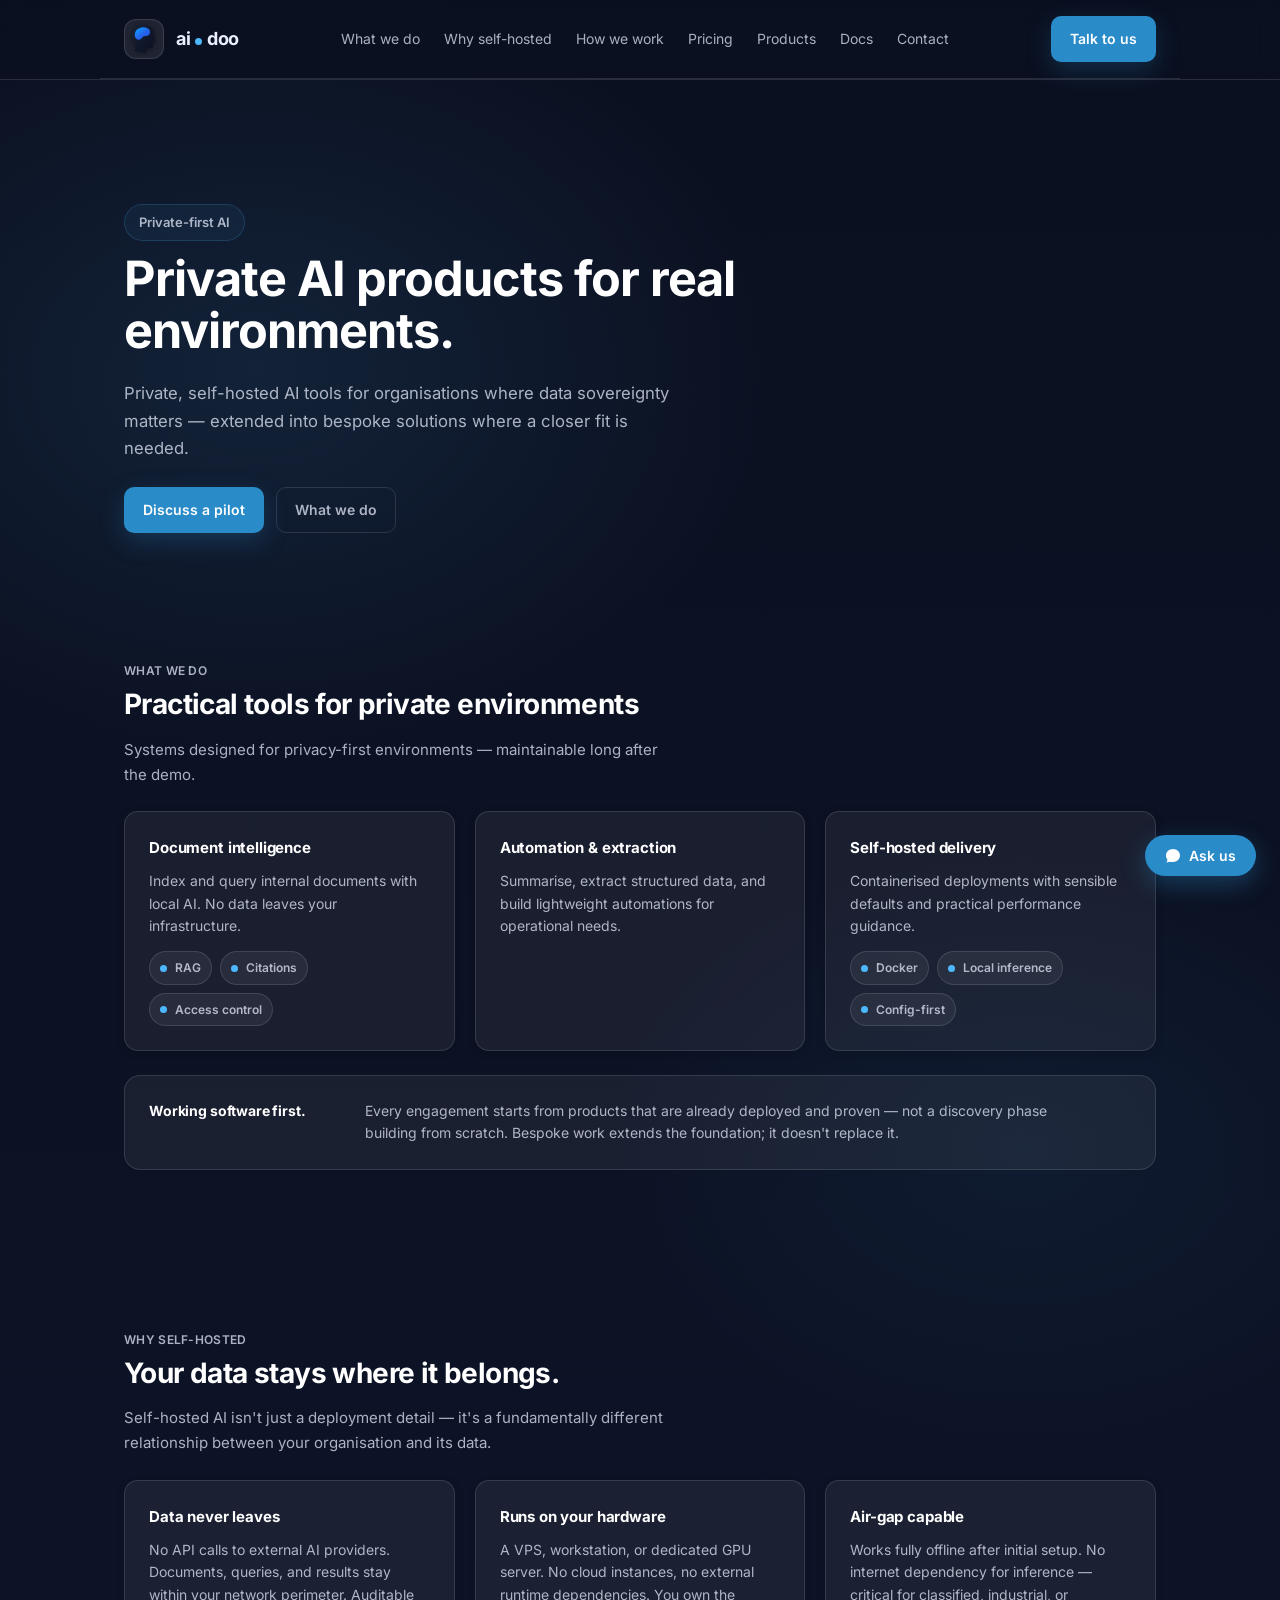
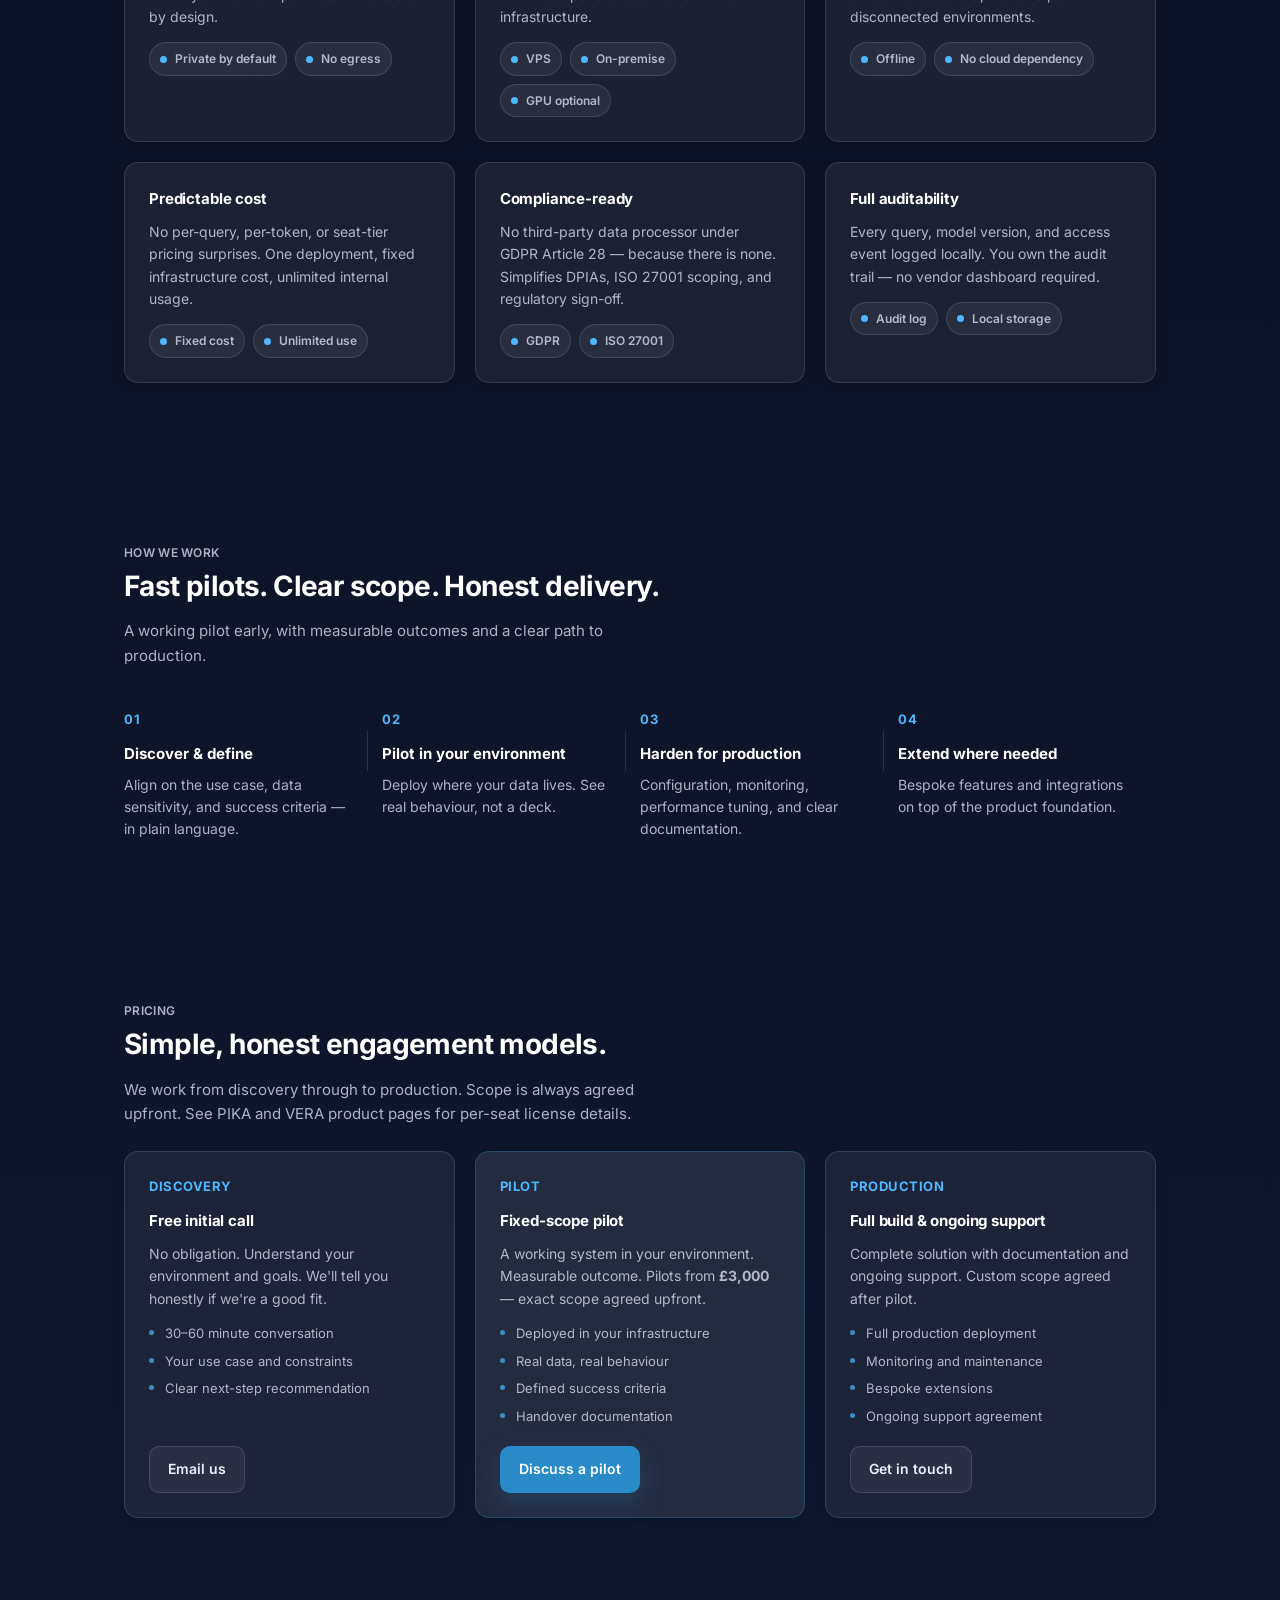
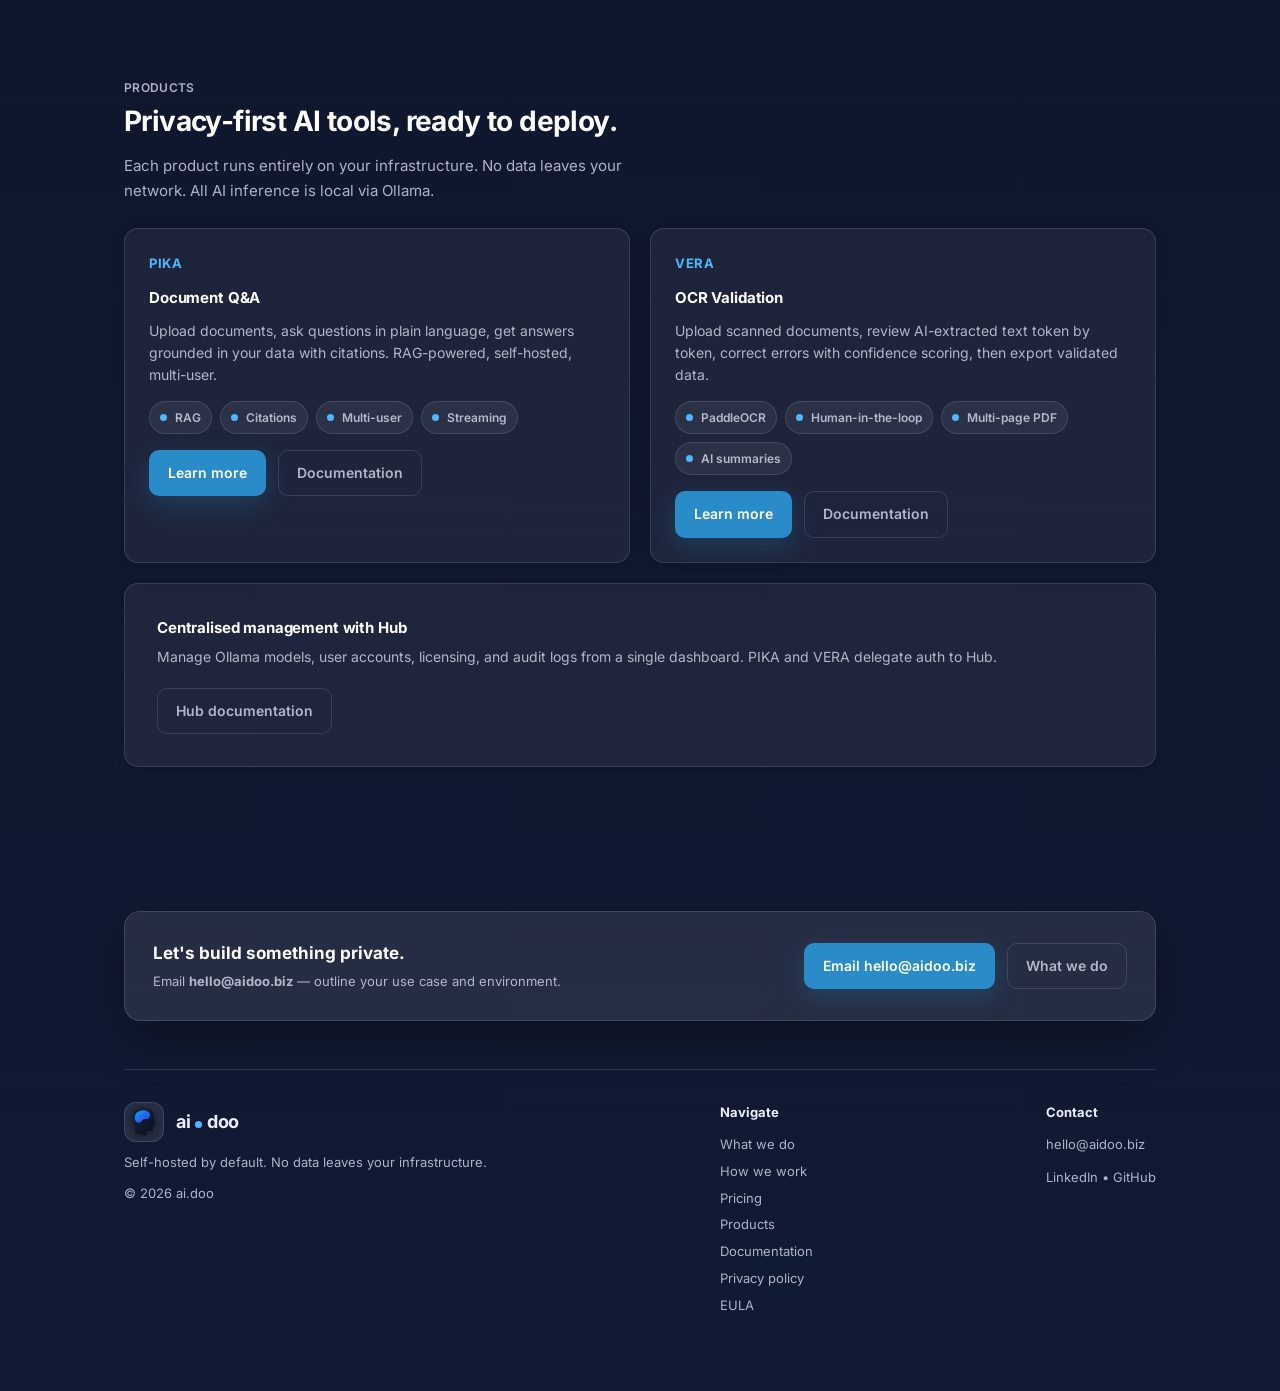
<file: index.html>
<!doctype html>
<html lang="en">
<head>
  <meta charset="utf-8" />
  <meta name="viewport" content="width=device-width,initial-scale=1" />
  <title>ai.doo — Private AI products & bespoke solutions</title>
  <meta name="description" content="ai.doo builds private, self-hosted AI products — and extends them into bespoke solutions for real environments." />
  <link rel="canonical" href="https://aidoo.biz/">
  <meta name="author" content="ai.doo">

  <!-- Open Graph -->
  <meta property="og:type" content="website">
  <meta property="og:title" content="ai.doo — Private AI products & bespoke solutions">
  <meta property="og:description" content="ai.doo builds private, self-hosted AI products — and extends them into bespoke solutions for real environments.">
  <meta property="og:url" content="https://aidoo.biz/">
  <meta property="og:site_name" content="ai.doo">
  <meta property="og:image" content="https://aidoo.biz/og-image.png">

  <!-- Twitter Card -->
  <meta name="twitter:card" content="summary_large_image">
  <meta name="twitter:title" content="ai.doo — Private AI products & bespoke solutions">
  <meta name="twitter:description" content="Self-hosted AI tools, extended into bespoke private solutions.">
  <meta name="twitter:image" content="https://aidoo.biz/og-image.png">

  <link rel="icon" href="favicon.svg" type="image/svg+xml" sizes="any">
  <meta name="theme-color" content="#0b1020">

  <link rel="stylesheet" href="style.css">
  <style>
    /* Chat widget (homepage only) */
    .chatFab{
      position:fixed;bottom:24px;right:24px;z-index:200;
      display:inline-flex;align-items:center;gap:8px;
      padding:12px 20px;border-radius:999px;
      border:none;background:var(--accent);
      color:#fff;font-weight:600;font-size:14px;
      cursor:pointer;
      box-shadow:0 8px 24px rgba(42,139,201,.35);
      transition:transform .16s ease-out,box-shadow .16s ease-out;
      font-family:inherit;
    }
    .chatFab:hover{transform:translateY(-2px);box-shadow:0 12px 32px rgba(42,139,201,.45)}
    .chatFab:focus-visible{outline:2px solid var(--accent2);outline-offset:2px}
    .chatPanel{
      position:fixed;bottom:80px;right:24px;z-index:200;
      width:360px;max-width:calc(100vw - 32px);
      border-radius:16px;
      border:1px solid var(--stroke);
      background:#111a33;
      box-shadow:0 20px 60px rgba(0,0,0,.5);
      display:flex;flex-direction:column;
      overflow:hidden;
      opacity:0;transform:translateY(12px) scale(.97);
      pointer-events:none;
      transition:opacity .2s ease,transform .2s ease;
    }
    .chatPanel.open{opacity:1;transform:none;pointer-events:auto}
    .chatHead{
      display:flex;align-items:center;justify-content:space-between;
      padding:14px 16px;
      border-bottom:1px solid var(--stroke);
      background:rgba(255,255,255,.04);
    }
    .chatHead strong{font-size:14px;color:#fff;font-weight:700}
    .chatClose{
      background:none;border:none;color:var(--muted);
      font-size:18px;cursor:pointer;padding:4px 6px;border-radius:6px;
      line-height:1;font-family:inherit;
      transition:color .15s ease;
    }
    .chatClose:hover{color:#fff}
    .chatClose:focus-visible{outline:2px solid var(--accent2);outline-offset:2px}
    .chatMessages{
      flex:1;overflow-y:auto;padding:16px;
      display:flex;flex-direction:column;gap:12px;
      min-height:200px;max-height:320px;
    }
    .chatMsg{
      max-width:85%;padding:10px 14px;border-radius:12px;
      font-size:13px;line-height:1.55;
    }
    .chatMsg.assistant{
      background:var(--card2);
      border:1px solid var(--stroke);
      color:var(--ink);
      align-self:flex-start;
      border-radius:4px 12px 12px 12px;
    }
    .chatMsg.user{
      background:var(--accent);
      color:#fff;
      align-self:flex-end;
      border-radius:12px 4px 12px 12px;
    }
    .chatMsg.typing{color:var(--muted);font-style:italic}
    .chatInputRow{
      display:flex;gap:8px;
      padding:12px 16px;
      border-top:1px solid var(--stroke);
      background:rgba(255,255,255,.03);
    }
    .chatInput{
      flex:1;background:var(--card);
      border:1px solid var(--stroke);
      border-radius:8px;
      padding:9px 12px;
      color:var(--ink);
      font-size:13px;
      font-family:inherit;
      resize:none;
      outline:none;
      min-height:38px;max-height:80px;
      line-height:1.4;
      transition:border-color .15s ease;
    }
    .chatInput:focus{border-color:rgba(42,139,201,.45)}
    .chatSend{
      background:var(--accent);border:none;
      color:#fff;font-weight:600;font-size:13px;
      padding:9px 14px;border-radius:8px;
      cursor:pointer;white-space:nowrap;
      font-family:inherit;
      transition:background .15s ease;
    }
    .chatSend:hover{background:#2070a8}
    .chatSend:disabled{opacity:.5;cursor:not-allowed}
    .chatSend:focus-visible{outline:2px solid var(--accent2);outline-offset:2px}

    @media (max-width:920px){
      .chatPanel{bottom:72px}
    }
  </style>

  <script type="application/ld+json">
  {
    "@context": "https://schema.org",
    "@type": "Organization",
    "name": "ai.doo",
    "url": "https://aidoo.biz",
    "logo": "https://aidoo.biz/favicon.svg",
    "description": "ai.doo builds private, self-hosted AI products and bespoke solutions.",
    "email": "hello@aidoo.biz",
    "contactPoint": {
      "@type": "ContactPoint",
      "email": "hello@aidoo.biz",
      "contactType": "Sales"
    }
  }
  </script>
  <script defer src="https://analytics.aidoo.biz/script.js" data-website-id="bc0dc6af-ac24-4d29-ab68-3b19be32c468"></script>
</head>

<body>
<a href="#top" class="skip-link">Skip to content</a>
<header>
  <div class="nav">
    <a class="brand" href="#top" aria-label="ai.doo home">
      <span class="logoMark" aria-hidden="true" title="ai.doo">
        <img src="favicon.svg" alt="" />
      </span>

      <span class="wordmark" aria-label="ai.doo">
        <span class="wm-ai">ai</span><span class="wm-dot" aria-hidden="true"></span><span class="wm-doo">doo</span>
      </span>
    </a>

    <nav aria-label="Primary navigation">
      <a href="#what">What we do</a>
      <a href="#why">Why self-hosted</a>
      <a href="#how">How we work</a>
      <a href="#pricing">Pricing</a>
      <a href="#products">Products</a>
      <a href="https://docs.aidoo.biz" target="_blank" rel="noopener">Docs</a>
      <a href="#contact">Contact</a>
    </nav>

    <div class="navRight">
      <button class="menuBtn" id="menuBtn" aria-expanded="false" aria-controls="mobileNav">Menu</button>
      <a class="btn primary" href="#contact">Talk to us</a>
    </div>
  </div>

  <div class="mobileNav" id="mobileNav">
    <a href="#what">What we do</a>
    <a href="#why">Why self-hosted</a>
    <a href="#how">How we work</a>
    <a href="#pricing">Pricing</a>
    <a href="#products">Products</a>
    <a href="https://docs.aidoo.biz" target="_blank" rel="noopener">Docs</a>
    <a href="#contact">Contact</a>
  </div>
</header>

<main class="wrap" id="top">

  <!-- HERO -->
  <section class="hero">
    <div class="pill">Private-first AI</div>

    <h1>Private AI products for real environments.</h1>

    <p class="sub">
      Private, self-hosted AI tools for organisations where data sovereignty matters — extended into bespoke solutions where a closer fit is needed.
    </p>

    <div class="ctaRow">
      <a class="btn primary" href="#contact">Discuss a pilot</a>
      <a class="btn subtle" href="#what">What we do</a>
    </div>
  </section>

  <!-- WHAT -->
  <section class="section" id="what">
    <p class="kicker">What we do</p>
    <h2 class="h2">Practical tools for private environments</h2>
    <p class="lead">
      Systems designed for privacy-first environments — maintainable long after the demo.
    </p>

    <div class="grid">
      <div class="card span4">
        <h3>Document intelligence</h3>
        <p>Index and query internal documents with local AI. No data leaves your infrastructure.</p>
        <div class="chips">
          <span class="chip"><span class="dot"></span> RAG</span>
          <span class="chip"><span class="dot"></span> Citations</span>
          <span class="chip"><span class="dot"></span> Access control</span>
        </div>
      </div>

      <div class="card span4">
        <h3>Automation &amp; extraction</h3>
        <p>Summarise, extract structured data, and build lightweight automations for operational needs.</p>
      </div>

      <div class="card span4">
        <h3>Self-hosted delivery</h3>
        <p>Containerised deployments with sensible defaults and practical performance guidance.</p>
        <div class="chips">
          <span class="chip"><span class="dot"></span> Docker</span>
          <span class="chip"><span class="dot"></span> Local inference</span>
          <span class="chip"><span class="dot"></span> Config-first</span>
        </div>
      </div>
    </div>

    <div class="proof" aria-label="Positioning note">
      <p class="title">Working software first.</p>
      <p>
        Every engagement starts from products that are already deployed and proven — not a discovery phase building from scratch. Bespoke work extends the foundation; it doesn't replace it.
      </p>
    </div>
  </section>

  <!-- WHY SELF-HOSTED -->
  <section class="section" id="why">
    <p class="kicker">Why self-hosted</p>
    <h2 class="h2">Your data stays where it belongs.</h2>
    <p class="lead">
      Self-hosted AI isn't just a deployment detail — it's a fundamentally different relationship between your organisation and its data.
    </p>
    <div class="grid">

      <div class="card span4">
        <h3>Data never leaves</h3>
        <p>No API calls to external AI providers. Documents, queries, and results stay within your network perimeter. Auditable by design.</p>
        <div class="chips">
          <span class="chip"><span class="dot"></span>Private by default</span>
          <span class="chip"><span class="dot"></span>No egress</span>
        </div>
      </div>

      <div class="card span4">
        <h3>Runs on your hardware</h3>
        <p>A VPS, workstation, or dedicated GPU server. No cloud instances, no external runtime dependencies. You own the infrastructure.</p>
        <div class="chips">
          <span class="chip"><span class="dot"></span>VPS</span>
          <span class="chip"><span class="dot"></span>On-premise</span>
          <span class="chip"><span class="dot"></span>GPU optional</span>
        </div>
      </div>

      <div class="card span4">
        <h3>Air-gap capable</h3>
        <p>Works fully offline after initial setup. No internet dependency for inference — critical for classified, industrial, or disconnected environments.</p>
        <div class="chips">
          <span class="chip"><span class="dot"></span>Offline</span>
          <span class="chip"><span class="dot"></span>No cloud dependency</span>
        </div>
      </div>

      <div class="card span4">
        <h3>Predictable cost</h3>
        <p>No per-query, per-token, or seat-tier pricing surprises. One deployment, fixed infrastructure cost, unlimited internal usage.</p>
        <div class="chips">
          <span class="chip"><span class="dot"></span>Fixed cost</span>
          <span class="chip"><span class="dot"></span>Unlimited use</span>
        </div>
      </div>

      <div class="card span4">
        <h3>Compliance-ready</h3>
        <p>No third-party data processor under GDPR Article 28 — because there is none. Simplifies DPIAs, ISO 27001 scoping, and regulatory sign-off.</p>
        <div class="chips">
          <span class="chip"><span class="dot"></span>GDPR</span>
          <span class="chip"><span class="dot"></span>ISO 27001</span>
        </div>
      </div>

      <div class="card span4">
        <h3>Full auditability</h3>
        <p>Every query, model version, and access event logged locally. You own the audit trail — no vendor dashboard required.</p>
        <div class="chips">
          <span class="chip"><span class="dot"></span>Audit log</span>
          <span class="chip"><span class="dot"></span>Local storage</span>
        </div>
      </div>

    </div>
  </section>

  <!-- HOW -->
  <section class="section" id="how">
    <p class="kicker">How we work</p>
    <h2 class="h2">Fast pilots. Clear scope. Honest delivery.</h2>
    <p class="lead">
      A working pilot early, with measurable outcomes and a clear path to production.
    </p>

    <div class="steps">
      <div class="step">
        <div class="step-num">01</div>
        <h3>Discover &amp; define</h3>
        <p>Align on the use case, data sensitivity, and success criteria — in plain language.</p>
      </div>
      <div class="step">
        <div class="step-num">02</div>
        <h3>Pilot in your environment</h3>
        <p>Deploy where your data lives. See real behaviour, not a deck.</p>
      </div>
      <div class="step">
        <div class="step-num">03</div>
        <h3>Harden for production</h3>
        <p>Configuration, monitoring, performance tuning, and clear documentation.</p>
      </div>
      <div class="step">
        <div class="step-num">04</div>
        <h3>Extend where needed</h3>
        <p>Bespoke features and integrations on top of the product foundation.</p>
      </div>
    </div>
  </section>

  <!-- PRICING -->
  <section class="section" id="pricing">
    <p class="kicker">Pricing</p>
    <h2 class="h2">Simple, honest engagement models.</h2>
    <p class="lead">
      We work from discovery through to production. Scope is always agreed upfront.
      See <a href="pika/#pricing">PIKA</a> and <a href="vera/#pricing">VERA</a> product pages for per-seat license details.
    </p>

    <div class="grid">
      <div class="card span4 pricingTier">
        <div class="step-num">Discovery</div>
        <h3>Free initial call</h3>
        <p>No obligation. Understand your environment and goals. We'll tell you honestly if we're a good fit.</p>
        <ul class="featureList">
          <li>30–60 minute conversation</li>
          <li>Your use case and constraints</li>
          <li>Clear next-step recommendation</li>
        </ul>
        <div class="pricingBtnWrap">
          <a class="btn" href="mailto:hello@aidoo.biz?subject=Discovery%20call">Email us</a>
        </div>
      </div>

      <div class="card span4 pricingCard pricingTier">
        <div class="step-num">Pilot</div>
        <h3>Fixed-scope pilot</h3>
        <p>A working system in your environment. Measurable outcome. Pilots from <strong>£3,000</strong> — exact scope agreed upfront.</p>
        <ul class="featureList">
          <li>Deployed in your infrastructure</li>
          <li>Real data, real behaviour</li>
          <li>Defined success criteria</li>
          <li>Handover documentation</li>
        </ul>
        <div class="pricingBtnWrap">
          <a class="btn primary" href="mailto:hello@aidoo.biz?subject=Pilot%20discussion">Discuss a pilot</a>
        </div>
      </div>

      <div class="card span4 pricingTier">
        <div class="step-num">Production</div>
        <h3>Full build &amp; ongoing support</h3>
        <p>Complete solution with documentation and ongoing support. Custom scope agreed after pilot.</p>
        <ul class="featureList">
          <li>Full production deployment</li>
          <li>Monitoring and maintenance</li>
          <li>Bespoke extensions</li>
          <li>Ongoing support agreement</li>
        </ul>
        <div class="pricingBtnWrap">
          <a class="btn" href="mailto:hello@aidoo.biz?subject=Production%20enquiry">Get in touch</a>
        </div>
      </div>
    </div>
  </section>

  <!-- PRODUCTS -->
  <section class="section" id="products">
    <p class="kicker">Products</p>
    <h2 class="h2">Privacy-first AI tools, ready to deploy.</h2>
    <p class="lead">
      Each product runs entirely on your infrastructure. No data leaves your network. All AI inference is local via Ollama.
    </p>

    <div class="grid">
      <!-- PIKA -->
      <div class="card span6">
        <div class="step-num">PIKA</div>
        <h3>Document Q&amp;A</h3>
        <p>Upload documents, ask questions in plain language, get answers grounded in your data with citations. RAG-powered, self-hosted, multi-user.</p>
        <div class="chips">
          <span class="chip"><span class="dot"></span> RAG</span>
          <span class="chip"><span class="dot"></span> Citations</span>
          <span class="chip"><span class="dot"></span> Multi-user</span>
          <span class="chip"><span class="dot"></span> Streaming</span>
        </div>
        <div style="margin-top:16px;display:flex;gap:12px;flex-wrap:wrap;">
          <a class="btn primary" href="pika/">Learn more</a>
          <a class="btn subtle" href="https://docs.aidoo.biz/pika/overview" target="_blank" rel="noopener">Documentation</a>
        </div>
      </div>

      <!-- VERA -->
      <div class="card span6">
        <div class="step-num">VERA</div>
        <h3>OCR Validation</h3>
        <p>Upload scanned documents, review AI-extracted text token by token, correct errors with confidence scoring, then export validated data.</p>
        <div class="chips">
          <span class="chip"><span class="dot"></span> PaddleOCR</span>
          <span class="chip"><span class="dot"></span> Human-in-the-loop</span>
          <span class="chip"><span class="dot"></span> Multi-page PDF</span>
          <span class="chip"><span class="dot"></span> AI summaries</span>
        </div>
        <div style="margin-top:16px;display:flex;gap:12px;flex-wrap:wrap;">
          <a class="btn primary" href="vera/">Learn more</a>
          <a class="btn subtle" href="https://docs.aidoo.biz/vera/overview" target="_blank" rel="noopener">Documentation</a>
        </div>
      </div>

      <!-- Hub -->
      <div class="card span12" style="display:flex;align-items:center;justify-content:space-between;gap:20px;flex-wrap:wrap;">
        <div>
          <h3 style="margin-bottom:6px;">Centralised management with Hub</h3>
          <p>Manage Ollama models, user accounts, licensing, and audit logs from a single dashboard. PIKA and VERA delegate auth to Hub.</p>
        </div>
        <a class="btn subtle" href="https://docs.aidoo.biz/admin/hub" target="_blank" rel="noopener">Hub documentation</a>
      </div>
    </div>
  </section>

  <!-- CTA -->
  <section class="ctaBand" id="contact">
    <div>
      <p class="title">Let's build something private.</p>
      <p class="small">Email <strong>hello@aidoo.biz</strong> — outline your use case and environment.</p>
    </div>
    <div class="ctaRow" style="margin:0;">
      <a class="btn primary" href="mailto:hello@aidoo.biz?subject=ai.doo%20Pilot%20Request">Email hello@aidoo.biz</a>
      <a class="btn subtle" href="#what">What we do</a>
    </div>
  </section>

  <footer>
    <div class="footerRow">
      <div class="footerCol">
        <div style="display:flex;align-items:center;gap:12px;font-weight:700;color:var(--ink);">
          <span class="logoMark" aria-hidden="true">
            <img src="favicon.svg" alt="" />
          </span>
          <span class="wordmark" aria-label="ai.doo">
            <span class="wm-ai">ai</span><span class="wm-dot" aria-hidden="true"></span><span class="wm-doo">doo</span>
          </span>
        </div>

        <p class="trustline">Self-hosted by default. No data leaves your infrastructure.</p>
        <p style="margin:10px 0 0; font-size:13px;">&copy; <span id="year"></span> ai.doo</p>
      </div>

      <div class="footerCol" style="font-size:13px;">
        <div style="font-weight:700;color:var(--ink);margin-bottom:8px;">Navigate</div>
        <div><a href="#what">What we do</a></div>
        <div><a href="#how">How we work</a></div>
        <div><a href="#pricing">Pricing</a></div>
        <div><a href="#products">Products</a></div>
        <div><a href="https://docs.aidoo.biz" target="_blank" rel="noopener">Documentation</a></div>
        <div><a href="/privacy/">Privacy policy</a></div>
        <div><a href="https://docs.aidoo.biz/eula/" target="_blank" rel="noopener">EULA</a></div>
      </div>

      <div class="footerCol" style="font-size:13px;">
        <div style="font-weight:700;color:var(--ink);margin-bottom:8px;">Contact</div>
        <div><a href="mailto:hello@aidoo.biz">hello@aidoo.biz</a></div>
        <div style="margin-top:6px;">
          <a href="https://www.linkedin.com/company/ai-doo/" target="_blank" rel="noopener">LinkedIn</a> &bull;
          <a href="https://github.com/aidoo-systems" target="_blank" rel="noopener">GitHub</a>
        </div>
      </div>
    </div>
  </footer>

</main>

<!-- CHAT WIDGET -->
<button class="chatFab" id="chatFab" aria-label="Open chat" aria-expanded="false" aria-controls="chatPanel">
  <svg width="16" height="16" viewBox="0 0 16 16" fill="none" aria-hidden="true"><path d="M8 1C4.134 1 1 3.91 1 7.5c0 1.57.58 3.01 1.55 4.13L1.5 14.5l3.26-.87A7.17 7.17 0 0 0 8 14c3.866 0 7-2.91 7-6.5S11.866 1 8 1Z" fill="currentColor"/></svg>
  Ask us
</button>

<div class="chatPanel" id="chatPanel" role="dialog" aria-modal="true" aria-label="Chat with ai.doo">
  <div class="chatHead">
    <strong>Ask ai.doo</strong>
    <button class="chatClose" id="chatClose" aria-label="Close chat">&#x2715;</button>
  </div>
  <div class="chatMessages" id="chatMessages" aria-live="polite" aria-atomic="false">
    <div class="chatMsg assistant">Hi. Ask me anything about ai.doo, PIKA, or how we work.</div>
  </div>
  <div class="chatInputRow">
    <textarea class="chatInput" id="chatInput" placeholder="Type a message…" rows="1" aria-label="Your message"></textarea>
    <button class="chatSend" id="chatSend">Send</button>
  </div>
</div>

<script>
  document.getElementById("year").textContent = new Date().getFullYear();

  const menuBtn = document.getElementById("menuBtn");
  const mobileNav = document.getElementById("mobileNav");

  menuBtn?.addEventListener("click", () => {
    const isOpen = mobileNav.classList.toggle("open");
    menuBtn.setAttribute("aria-expanded", String(isOpen));
  });

  mobileNav?.querySelectorAll("a").forEach(a => a.addEventListener("click", () => {
    mobileNav.classList.remove("open");
    menuBtn.setAttribute("aria-expanded", "false");
  }));

  document.addEventListener("click", (e) => {
    if (mobileNav?.classList.contains("open") &&
        !mobileNav.contains(e.target) &&
        !menuBtn.contains(e.target)) {
      mobileNav.classList.remove("open");
      menuBtn.setAttribute("aria-expanded", "false");
    }
  });

  // Chat widget
  (function() {
    const fab = document.getElementById("chatFab");
    const panel = document.getElementById("chatPanel");
    const closeBtn = document.getElementById("chatClose");
    const input = document.getElementById("chatInput");
    const sendBtn = document.getElementById("chatSend");
    const messages = document.getElementById("chatMessages");

    function openChat() {
      panel.classList.add("open");
      fab.setAttribute("aria-expanded", "true");
      input.focus();
    }

    function closeChat() {
      panel.classList.remove("open");
      fab.setAttribute("aria-expanded", "false");
      fab.focus();
    }

    fab.addEventListener("click", () => {
      panel.classList.contains("open") ? closeChat() : openChat();
    });

    closeBtn.addEventListener("click", closeChat);

    document.addEventListener("keydown", (e) => {
      if (e.key === "Escape" && panel.classList.contains("open")) closeChat();
    });

    // Conversation history for multi-turn chat
    let chatHistory = JSON.parse(sessionStorage.getItem("aidoo_chat") || "[]");

    // Restore previous messages on load
    chatHistory.forEach(function(m) { appendMsg(m.role, m.content); });

    function appendMsg(role, text) {
      const div = document.createElement("div");
      div.className = "chatMsg " + role;
      div.textContent = text;
      messages.appendChild(div);
      messages.scrollTop = messages.scrollHeight;
      return div;
    }

    async function sendMessage() {
      const text = input.value.trim();
      if (!text) return;
      input.value = "";
      input.style.height = "";
      sendBtn.disabled = true;
      appendMsg("user", text);
      const typing = appendMsg("assistant typing", "…");
      try {
        const res = await fetch("https://aidoo.biz/api/chat", {
          method: "POST",
          headers: { "Content-Type": "application/json" },
          body: JSON.stringify({ message: text, history: chatHistory })
        });
        const data = await res.json();
        const reply = data.reply || "Sorry, I couldn't get a response.";
        typing.className = "chatMsg assistant";
        typing.textContent = reply;
        // Save to conversation history
        chatHistory.push({ role: "user", content: text });
        chatHistory.push({ role: "assistant", content: reply });
        // Keep last 10 turns (20 messages)
        if (chatHistory.length > 20) chatHistory = chatHistory.slice(-20);
        sessionStorage.setItem("aidoo_chat", JSON.stringify(chatHistory));
      } catch {
        typing.className = "chatMsg assistant";
        typing.textContent = "Sorry, something went wrong. Try emailing hello@aidoo.biz.";
      } finally {
        sendBtn.disabled = false;
        messages.scrollTop = messages.scrollHeight;
        input.focus();
      }
    }

    sendBtn.addEventListener("click", sendMessage);

    input.addEventListener("keydown", (e) => {
      if (e.key === "Enter" && !e.shiftKey) {
        e.preventDefault();
        sendMessage();
      }
    });

    input.addEventListener("input", function() {
      this.style.height = "";
      this.style.height = Math.min(this.scrollHeight, 80) + "px";
    });
  })();
</script>
</body>
</html>
</file>
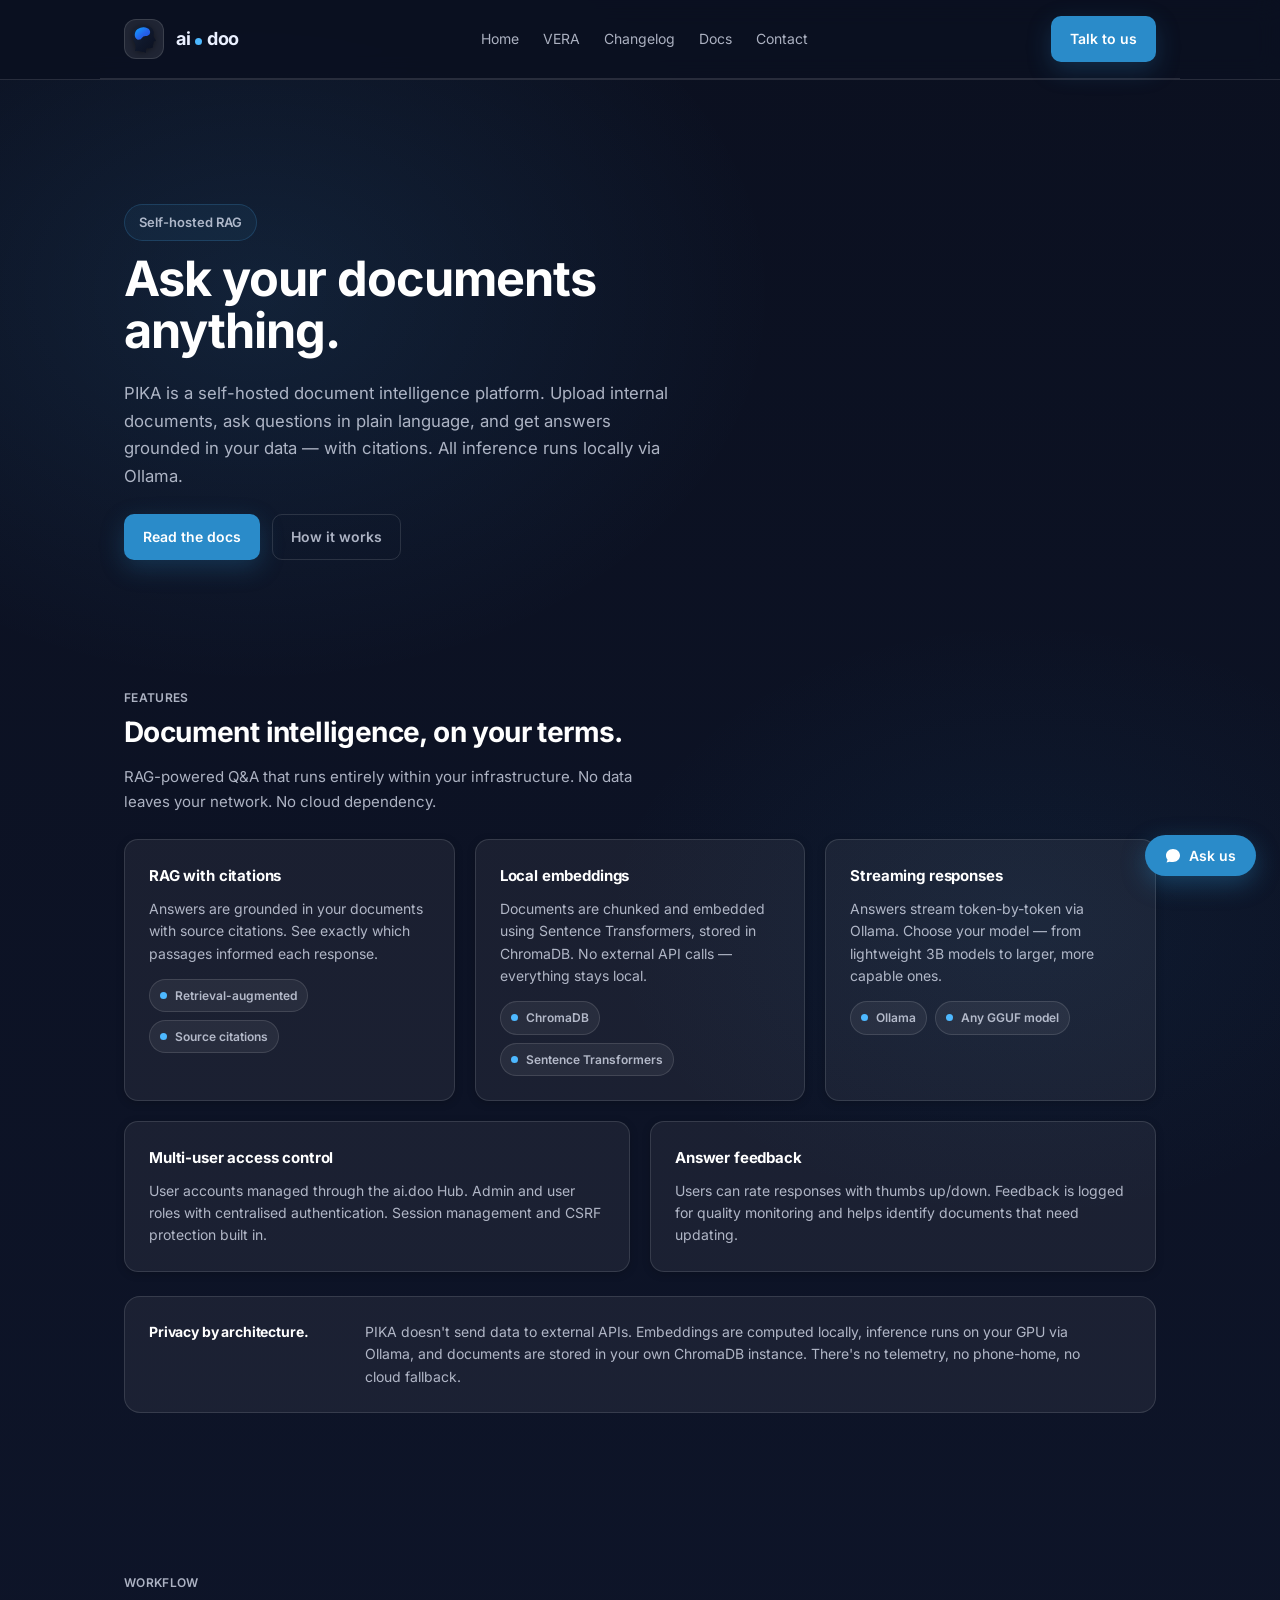
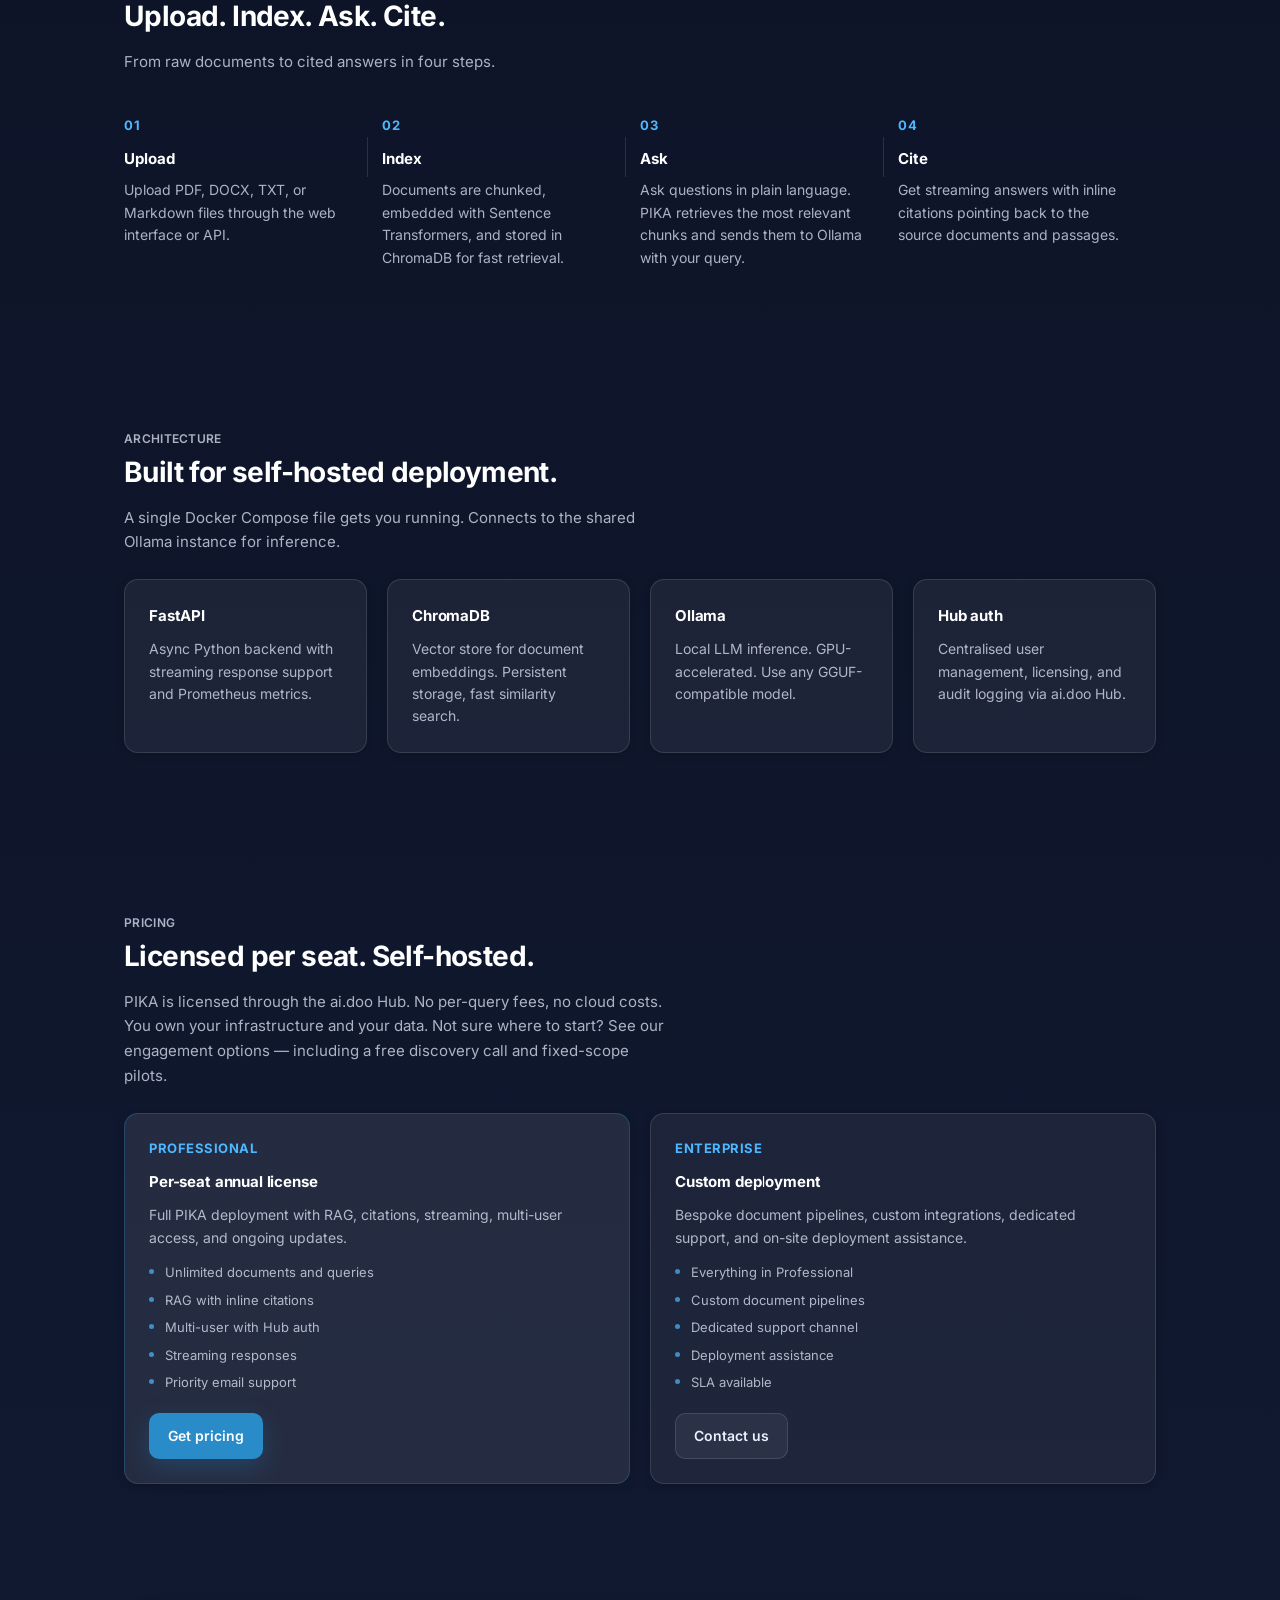
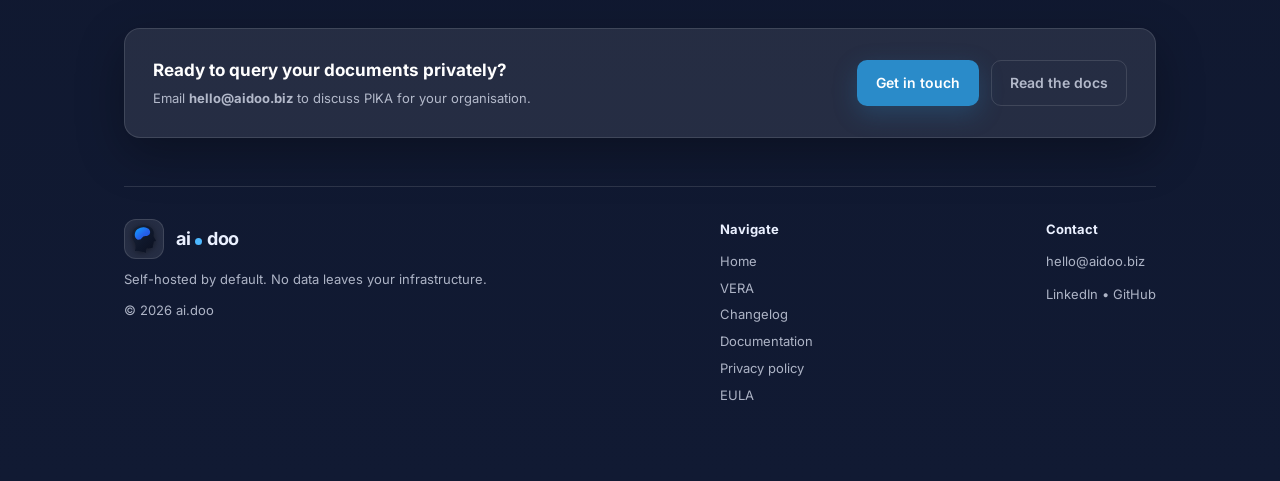
<file: pika/index.html>
<!doctype html>
<html lang="en">
<head>
  <meta charset="utf-8" />
  <meta name="viewport" content="width=device-width,initial-scale=1" />
  <title>PIKA — Document Q&A Platform | ai.doo</title>
  <meta name="description" content="PIKA is a self-hosted document intelligence platform. Upload documents, ask questions in plain language, get cited answers from your own data. RAG-powered, private, multi-user." />
  <link rel="canonical" href="https://aidoo.biz/pika/">
  <meta name="author" content="ai.doo">

  <meta property="og:type" content="website">
  <meta property="og:title" content="PIKA — Document Q&A Platform | ai.doo">
  <meta property="og:description" content="Self-hosted document Q&A. Upload, ask, get cited answers — all on your infrastructure.">
  <meta property="og:url" content="https://aidoo.biz/pika/">
  <meta property="og:site_name" content="ai.doo">
  <meta property="og:image" content="https://aidoo.biz/og-image.png">

  <link rel="icon" href="../favicon.svg" type="image/svg+xml" sizes="any">
  <meta name="theme-color" content="#0b1020">

  <link rel="stylesheet" href="../style.css">
  <style>
    .chatFab{position:fixed;bottom:24px;right:24px;z-index:200;display:inline-flex;align-items:center;gap:8px;padding:12px 20px;border-radius:999px;border:none;background:var(--accent);color:#fff;font-weight:600;font-size:14px;cursor:pointer;box-shadow:0 8px 24px rgba(42,139,201,.35);transition:transform .16s ease-out,box-shadow .16s ease-out;font-family:inherit}
    .chatFab:hover{transform:translateY(-2px);box-shadow:0 12px 32px rgba(42,139,201,.45)}
    .chatFab:focus-visible{outline:2px solid var(--accent2);outline-offset:2px}
    .chatPanel{position:fixed;bottom:80px;right:24px;z-index:200;width:360px;max-width:calc(100vw - 32px);border-radius:16px;border:1px solid var(--stroke);background:#111a33;box-shadow:0 20px 60px rgba(0,0,0,.5);display:flex;flex-direction:column;overflow:hidden;opacity:0;transform:translateY(12px) scale(.97);pointer-events:none;transition:opacity .2s ease,transform .2s ease}
    .chatPanel.open{opacity:1;transform:none;pointer-events:auto}
    .chatHead{display:flex;align-items:center;justify-content:space-between;padding:14px 16px;border-bottom:1px solid var(--stroke);background:rgba(255,255,255,.04)}
    .chatHead strong{font-size:14px;color:#fff;font-weight:700}
    .chatClose{background:none;border:none;color:var(--muted);font-size:18px;cursor:pointer;padding:4px 6px;border-radius:6px;line-height:1;font-family:inherit;transition:color .15s ease}
    .chatClose:hover{color:#fff}
    .chatClose:focus-visible{outline:2px solid var(--accent2);outline-offset:2px}
    .chatMessages{flex:1;overflow-y:auto;padding:16px;display:flex;flex-direction:column;gap:12px;min-height:200px;max-height:320px}
    .chatMsg{max-width:85%;padding:10px 14px;border-radius:12px;font-size:13px;line-height:1.55}
    .chatMsg.assistant{background:var(--card2);border:1px solid var(--stroke);color:var(--ink);align-self:flex-start;border-radius:4px 12px 12px 12px}
    .chatMsg.user{background:var(--accent);color:#fff;align-self:flex-end;border-radius:12px 4px 12px 12px}
    .chatMsg.typing{color:var(--muted);font-style:italic}
    .chatInputRow{display:flex;gap:8px;padding:12px 16px;border-top:1px solid var(--stroke);background:rgba(255,255,255,.03)}
    .chatInput{flex:1;background:var(--card);border:1px solid var(--stroke);border-radius:8px;padding:9px 12px;color:var(--ink);font-size:13px;font-family:inherit;resize:none;outline:none;min-height:38px;max-height:80px;line-height:1.4;transition:border-color .15s ease}
    .chatInput:focus{border-color:rgba(42,139,201,.45)}
    .chatSend{background:var(--accent);border:none;color:#fff;font-weight:600;font-size:13px;padding:9px 14px;border-radius:8px;cursor:pointer;white-space:nowrap;font-family:inherit;transition:background .15s ease}
    .chatSend:hover{background:#2070a8}
    .chatSend:disabled{opacity:.5;cursor:not-allowed}
    .chatSend:focus-visible{outline:2px solid var(--accent2);outline-offset:2px}
    @media(max-width:920px){.chatPanel{bottom:72px}}
  </style>
  <script defer src="https://analytics.aidoo.biz/script.js" data-website-id="bc0dc6af-ac24-4d29-ab68-3b19be32c468"></script>
</head>

<body>
<a href="#top" class="skip-link">Skip to content</a>
<header>
  <div class="nav">
    <a class="brand" href="../" aria-label="ai.doo home">
      <span class="logoMark" aria-hidden="true" title="ai.doo">
        <img src="../favicon.svg" alt="" />
      </span>
      <span class="wordmark" aria-label="ai.doo">
        <span class="wm-ai">ai</span><span class="wm-dot" aria-hidden="true"></span><span class="wm-doo">doo</span>
      </span>
    </a>

    <nav aria-label="Primary navigation">
      <a href="../">Home</a>
      <a href="../vera/">VERA</a>
      <a href="changelog">Changelog</a>
      <a href="https://docs.aidoo.biz/pika/overview" target="_blank" rel="noopener">Docs</a>
      <a href="../#contact">Contact</a>
    </nav>

    <div class="navRight">
      <button class="menuBtn" id="menuBtn" aria-expanded="false" aria-controls="mobileNav">Menu</button>
      <a class="btn primary" href="../#contact">Talk to us</a>
    </div>
  </div>

  <div class="mobileNav" id="mobileNav">
    <a href="../">Home</a>
    <a href="../vera/">VERA</a>
    <a href="changelog">Changelog</a>
    <a href="https://docs.aidoo.biz/pika/overview" target="_blank" rel="noopener">Docs</a>
    <a href="../#contact">Contact</a>
  </div>
</header>

<main class="wrap" id="top">

  <!-- HERO -->
  <section class="hero">
    <div class="pill">Self-hosted RAG</div>

    <h1>Ask your documents anything.</h1>

    <p class="sub">
      PIKA is a self-hosted document intelligence platform. Upload internal documents, ask questions in plain language, and get answers grounded in your data — with citations. All inference runs locally via Ollama.
    </p>

    <div class="ctaRow">
      <a class="btn primary" href="https://docs.aidoo.biz/pika/overview" target="_blank" rel="noopener">Read the docs</a>
      <a class="btn subtle" href="#how">How it works</a>
    </div>
  </section>

  <!-- FEATURES -->
  <section class="section" id="features">
    <p class="kicker">Features</p>
    <h2 class="h2">Document intelligence, on your terms.</h2>
    <p class="lead">
      RAG-powered Q&A that runs entirely within your infrastructure. No data leaves your network. No cloud dependency.
    </p>

    <div class="grid">
      <div class="card span4">
        <h3>RAG with citations</h3>
        <p>Answers are grounded in your documents with source citations. See exactly which passages informed each response.</p>
        <div class="chips">
          <span class="chip"><span class="dot"></span> Retrieval-augmented</span>
          <span class="chip"><span class="dot"></span> Source citations</span>
        </div>
      </div>

      <div class="card span4">
        <h3>Local embeddings</h3>
        <p>Documents are chunked and embedded using Sentence Transformers, stored in ChromaDB. No external API calls — everything stays local.</p>
        <div class="chips">
          <span class="chip"><span class="dot"></span> ChromaDB</span>
          <span class="chip"><span class="dot"></span> Sentence Transformers</span>
        </div>
      </div>

      <div class="card span4">
        <h3>Streaming responses</h3>
        <p>Answers stream token-by-token via Ollama. Choose your model — from lightweight 3B models to larger, more capable ones.</p>
        <div class="chips">
          <span class="chip"><span class="dot"></span> Ollama</span>
          <span class="chip"><span class="dot"></span> Any GGUF model</span>
        </div>
      </div>

      <div class="card span6">
        <h3>Multi-user access control</h3>
        <p>User accounts managed through the ai.doo Hub. Admin and user roles with centralised authentication. Session management and CSRF protection built in.</p>
      </div>

      <div class="card span6">
        <h3>Answer feedback</h3>
        <p>Users can rate responses with thumbs up/down. Feedback is logged for quality monitoring and helps identify documents that need updating.</p>
      </div>
    </div>

    <div class="proof">
      <p class="title">Privacy by architecture.</p>
      <p>
        PIKA doesn't send data to external APIs. Embeddings are computed locally, inference runs on your GPU via Ollama, and documents are stored in your own ChromaDB instance. There's no telemetry, no phone-home, no cloud fallback.
      </p>
    </div>
  </section>

  <!-- HOW IT WORKS -->
  <section class="section" id="how">
    <p class="kicker">Workflow</p>
    <h2 class="h2">Upload. Index. Ask. Cite.</h2>
    <p class="lead">
      From raw documents to cited answers in four steps.
    </p>

    <div class="steps">
      <div class="step">
        <div class="step-num">01</div>
        <h3>Upload</h3>
        <p>Upload PDF, DOCX, TXT, or Markdown files through the web interface or API.</p>
      </div>
      <div class="step">
        <div class="step-num">02</div>
        <h3>Index</h3>
        <p>Documents are chunked, embedded with Sentence Transformers, and stored in ChromaDB for fast retrieval.</p>
      </div>
      <div class="step">
        <div class="step-num">03</div>
        <h3>Ask</h3>
        <p>Ask questions in plain language. PIKA retrieves the most relevant chunks and sends them to Ollama with your query.</p>
      </div>
      <div class="step">
        <div class="step-num">04</div>
        <h3>Cite</h3>
        <p>Get streaming answers with inline citations pointing back to the source documents and passages.</p>
      </div>
    </div>
  </section>

  <!-- TECH STACK -->
  <section class="section" id="stack">
    <p class="kicker">Architecture</p>
    <h2 class="h2">Built for self-hosted deployment.</h2>
    <p class="lead">
      A single Docker Compose file gets you running. Connects to the shared Ollama instance for inference.
    </p>

    <div class="grid">
      <div class="card span3">
        <h3>FastAPI</h3>
        <p>Async Python backend with streaming response support and Prometheus metrics.</p>
      </div>
      <div class="card span3">
        <h3>ChromaDB</h3>
        <p>Vector store for document embeddings. Persistent storage, fast similarity search.</p>
      </div>
      <div class="card span3">
        <h3>Ollama</h3>
        <p>Local LLM inference. GPU-accelerated. Use any GGUF-compatible model.</p>
      </div>
      <div class="card span3">
        <h3>Hub auth</h3>
        <p>Centralised user management, licensing, and audit logging via ai.doo Hub.</p>
      </div>
    </div>
  </section>

  <!-- PRICING -->
  <section class="section" id="pricing">
    <p class="kicker">Pricing</p>
    <h2 class="h2">Licensed per seat. Self-hosted.</h2>
    <p class="lead">
      PIKA is licensed through the ai.doo Hub. No per-query fees, no cloud costs. You own your infrastructure and your data.
      Not sure where to start? See our <a href="../#pricing">engagement options</a> — including a free discovery call and fixed-scope pilots.
    </p>

    <div class="grid">
      <div class="card span6 pricingCard pricingTier">
        <div class="step-num">Professional</div>
        <h3>Per-seat annual license</h3>
        <p>Full PIKA deployment with RAG, citations, streaming, multi-user access, and ongoing updates.</p>
        <ul class="featureList">
          <li>Unlimited documents and queries</li>
          <li>RAG with inline citations</li>
          <li>Multi-user with Hub auth</li>
          <li>Streaming responses</li>
          <li>Priority email support</li>
        </ul>
        <div class="pricingBtnWrap">
          <a class="btn primary" href="mailto:hello@aidoo.biz?subject=PIKA%20License%20Enquiry">Get pricing</a>
        </div>
      </div>

      <div class="card span6 pricingTier">
        <div class="step-num">Enterprise</div>
        <h3>Custom deployment</h3>
        <p>Bespoke document pipelines, custom integrations, dedicated support, and on-site deployment assistance.</p>
        <ul class="featureList">
          <li>Everything in Professional</li>
          <li>Custom document pipelines</li>
          <li>Dedicated support channel</li>
          <li>Deployment assistance</li>
          <li>SLA available</li>
        </ul>
        <div class="pricingBtnWrap">
          <a class="btn" href="mailto:hello@aidoo.biz?subject=PIKA%20Enterprise%20Enquiry">Contact us</a>
        </div>
      </div>
    </div>
  </section>

  <!-- CTA -->
  <section class="ctaBand">
    <div>
      <p class="title">Ready to query your documents privately?</p>
      <p class="small">Email <strong>hello@aidoo.biz</strong> to discuss PIKA for your organisation.</p>
    </div>
    <div class="ctaRow" style="margin:0;">
      <a class="btn primary" href="mailto:hello@aidoo.biz?subject=PIKA%20Enquiry">Get in touch</a>
      <a class="btn subtle" href="https://docs.aidoo.biz/pika/overview" target="_blank" rel="noopener">Read the docs</a>
    </div>
  </section>

  <footer>
    <div class="footerRow">
      <div class="footerCol">
        <div style="display:flex;align-items:center;gap:12px;font-weight:700;color:var(--ink);">
          <span class="logoMark" aria-hidden="true">
            <img src="../favicon.svg" alt="" />
          </span>
          <span class="wordmark" aria-label="ai.doo">
            <span class="wm-ai">ai</span><span class="wm-dot" aria-hidden="true"></span><span class="wm-doo">doo</span>
          </span>
        </div>
        <p class="trustline">Self-hosted by default. No data leaves your infrastructure.</p>
        <p style="margin:10px 0 0; font-size:13px;">&copy; <span id="year"></span> ai.doo</p>
      </div>

      <div class="footerCol" style="font-size:13px;">
        <div style="font-weight:700;color:var(--ink);margin-bottom:8px;">Navigate</div>
        <div><a href="../">Home</a></div>
        <div><a href="../vera/">VERA</a></div>
        <div><a href="changelog">Changelog</a></div>
        <div><a href="https://docs.aidoo.biz" target="_blank" rel="noopener">Documentation</a></div>
        <div><a href="../privacy/">Privacy policy</a></div>
        <div><a href="https://docs.aidoo.biz/eula/" target="_blank" rel="noopener">EULA</a></div>
      </div>

      <div class="footerCol" style="font-size:13px;">
        <div style="font-weight:700;color:var(--ink);margin-bottom:8px;">Contact</div>
        <div><a href="mailto:hello@aidoo.biz">hello@aidoo.biz</a></div>
        <div style="margin-top:6px;">
          <a href="https://www.linkedin.com/company/ai-doo/" target="_blank" rel="noopener">LinkedIn</a> &bull;
          <a href="https://github.com/aidoo-systems" target="_blank" rel="noopener">GitHub</a>
        </div>
      </div>
    </div>
  </footer>

</main>

<script>
  document.getElementById("year").textContent = new Date().getFullYear();

  const menuBtn = document.getElementById("menuBtn");
  const mobileNav = document.getElementById("mobileNav");

  menuBtn?.addEventListener("click", () => {
    const isOpen = mobileNav.classList.toggle("open");
    menuBtn.setAttribute("aria-expanded", String(isOpen));
  });

  mobileNav?.querySelectorAll("a").forEach(a => a.addEventListener("click", () => {
    mobileNav.classList.remove("open");
    menuBtn.setAttribute("aria-expanded", "false");
  }));
</script>

<button class="chatFab" id="chatFab" aria-label="Open chat" aria-expanded="false" aria-controls="chatPanel">
  <svg width="16" height="16" viewBox="0 0 16 16" fill="none" aria-hidden="true"><path d="M8 1C4.134 1 1 3.91 1 7.5c0 1.57.58 3.01 1.55 4.13L1.5 14.5l3.26-.87A7.17 7.17 0 0 0 8 14c3.866 0 7-2.91 7-6.5S11.866 1 8 1Z" fill="currentColor"/></svg>
  Ask us
</button>

<div class="chatPanel" id="chatPanel" role="dialog" aria-modal="true" aria-label="Chat with ai.doo">
  <div class="chatHead">
    <strong>Ask ai.doo</strong>
    <button class="chatClose" id="chatClose" aria-label="Close chat">&#x2715;</button>
  </div>
  <div class="chatMessages" id="chatMessages" aria-live="polite" aria-atomic="false">
    <div class="chatMsg assistant">Hi. Ask me anything about PIKA, ai.doo, or how we work.</div>
  </div>
  <div class="chatInputRow">
    <textarea class="chatInput" id="chatInput" placeholder="Type a message…" rows="1" aria-label="Your message"></textarea>
    <button class="chatSend" id="chatSend">Send</button>
  </div>
</div>

<script>
  (function() {
    const fab = document.getElementById("chatFab");
    const panel = document.getElementById("chatPanel");
    const closeBtn = document.getElementById("chatClose");
    const input = document.getElementById("chatInput");
    const sendBtn = document.getElementById("chatSend");
    const messages = document.getElementById("chatMessages");

    function openChat() { panel.classList.add("open"); fab.setAttribute("aria-expanded","true"); input.focus(); }
    function closeChat() { panel.classList.remove("open"); fab.setAttribute("aria-expanded","false"); fab.focus(); }

    fab.addEventListener("click", () => { panel.classList.contains("open") ? closeChat() : openChat(); });
    closeBtn.addEventListener("click", closeChat);
    document.addEventListener("keydown", (e) => { if (e.key === "Escape" && panel.classList.contains("open")) closeChat(); });

    let chatHistory = JSON.parse(sessionStorage.getItem("aidoo_chat_pika") || "[]");
    chatHistory.forEach(function(m) { appendMsg(m.role, m.content); });

    function appendMsg(role, text) {
      const div = document.createElement("div");
      div.className = "chatMsg " + role;
      div.textContent = text;
      messages.appendChild(div);
      messages.scrollTop = messages.scrollHeight;
      return div;
    }

    async function sendMessage() {
      const text = input.value.trim();
      if (!text) return;
      input.value = ""; input.style.height = ""; sendBtn.disabled = true;
      appendMsg("user", text);
      const typing = appendMsg("assistant typing", "…");
      try {
        const res = await fetch("https://aidoo.biz/api/chat", {
          method: "POST", headers: { "Content-Type": "application/json" },
          body: JSON.stringify({ message: text, history: chatHistory, page: "pika" })
        });
        const data = await res.json();
        const reply = data.reply || "Sorry, I couldn't get a response.";
        typing.className = "chatMsg assistant"; typing.textContent = reply;
        chatHistory.push({ role: "user", content: text });
        chatHistory.push({ role: "assistant", content: reply });
        if (chatHistory.length > 20) chatHistory = chatHistory.slice(-20);
        sessionStorage.setItem("aidoo_chat_pika", JSON.stringify(chatHistory));
      } catch {
        typing.className = "chatMsg assistant";
        typing.textContent = "Sorry, something went wrong. Try emailing hello@aidoo.biz.";
      } finally {
        sendBtn.disabled = false; messages.scrollTop = messages.scrollHeight; input.focus();
      }
    }

    sendBtn.addEventListener("click", sendMessage);
    input.addEventListener("keydown", (e) => { if (e.key === "Enter" && !e.shiftKey) { e.preventDefault(); sendMessage(); } });
    input.addEventListener("input", function() { this.style.height = ""; this.style.height = Math.min(this.scrollHeight, 80) + "px"; });
  })();
</script>
</body>
</html>
</file>
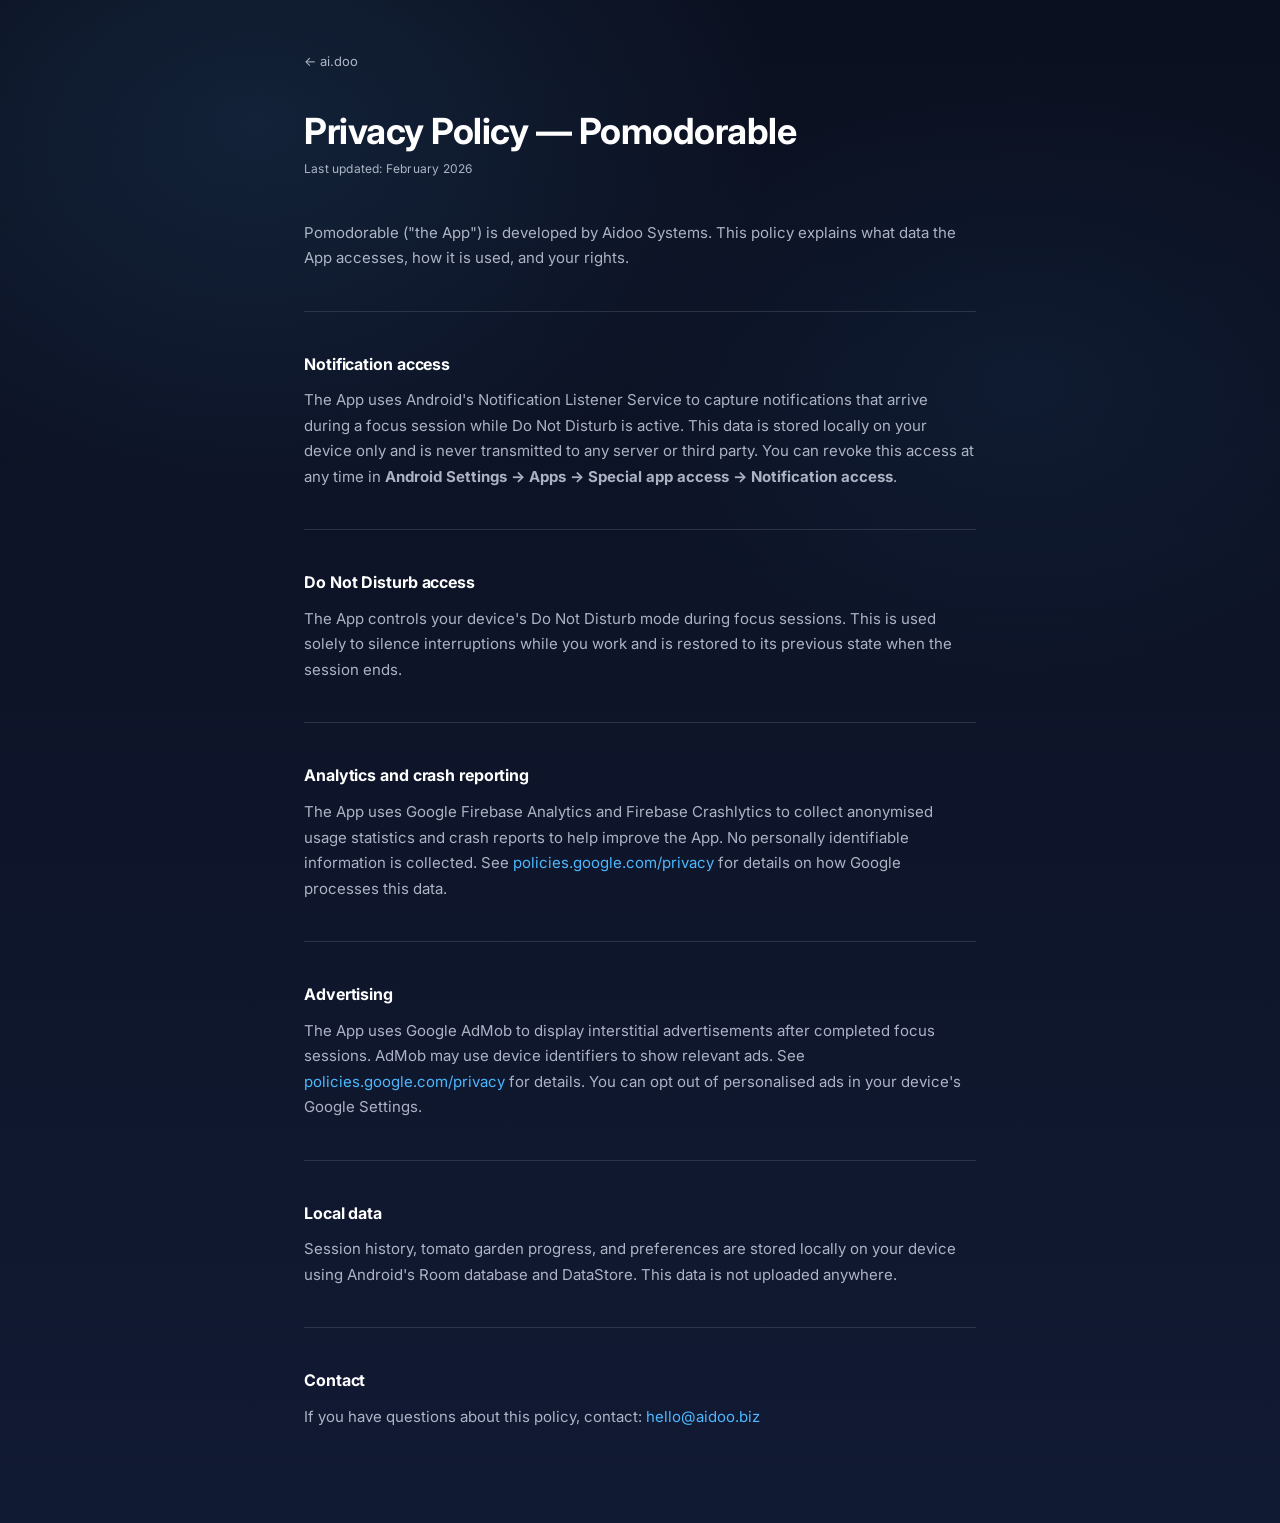
<file: privacy-pomodorable/index.html>
<!doctype html>
<html lang="en">
<head>
  <meta charset="utf-8" />
  <meta name="viewport" content="width=device-width,initial-scale=1" />
  <title>Privacy Policy — Pomodorable</title>
  <meta name="description" content="Privacy policy for the Pomodorable app by Aidoo Systems." />
  <link rel="canonical" href="https://aidoo.biz/privacy-pomodorable/">
  <meta name="robots" content="noindex">
  <meta name="author" content="ai.doo">

  <link rel="preconnect" href="https://fonts.googleapis.com">
  <link rel="preconnect" href="https://fonts.gstatic.com" crossorigin>
  <link href="https://fonts.googleapis.com/css2?family=Inter:wght@400;600;700&display=swap" rel="stylesheet">
  <link rel="icon" href="../favicon.svg" type="image/svg+xml" sizes="any">
  <meta name="theme-color" content="#0b1020">

  <style>
    :root{
      --bg0:#0b1020;
      --bg1:#111a33;
      --ink:#eaf0ff;
      --muted:rgba(234,240,255,0.72);
      --accent:#2a8bc9;
      --accent2:#4db8ff;
      --stroke:rgba(255,255,255,0.12);
    }

    *{box-sizing:border-box}
    html{scroll-behavior:smooth}
    body{
      margin:0;
      font-family:Inter,system-ui,-apple-system,Segoe UI,Roboto,Arial,sans-serif;
      color:var(--ink);
      background:
        radial-gradient(800px 600px at 20% 8%, rgba(77,184,255,.10), transparent 65%),
        radial-gradient(700px 500px at 80% 25%, rgba(42,139,201,.07), transparent 60%),
        linear-gradient(180deg, var(--bg0), var(--bg1));
      line-height:1.6;
      min-height:100vh;
    }
    a{color:var(--accent2);text-decoration:none}
    a:hover{text-decoration:underline}

    .wrap{
      max-width:72ch;
      margin:0 auto;
      padding:48px 24px 80px;
    }

    .back{
      display:inline-block;
      font-size:13px;
      color:var(--muted);
      margin-bottom:40px;
    }
    .back:hover{color:var(--ink);text-decoration:none}

    .updated{
      font-size:12px;
      color:var(--muted);
      margin:0 0 40px;
      letter-spacing:.2px;
    }

    h1{
      margin:0 0 8px;
      font-size:clamp(26px,4vw,36px);
      line-height:1.1;
      letter-spacing:-0.5px;
      font-weight:700;
      color:#fff;
    }

    h2{
      margin:40px 0 10px;
      font-size:16px;
      font-weight:700;
      color:#fff;
      letter-spacing:-.1px;
    }

    p{
      margin:0 0 14px;
      color:var(--muted);
      font-size:15px;
      line-height:1.7;
    }

    ul{
      margin:0 0 14px;
      padding-left:20px;
      color:var(--muted);
      font-size:15px;
      line-height:1.7;
    }

    li{margin-bottom:6px}

    .divider{
      border:none;
      border-top:1px solid var(--stroke);
      margin:40px 0;
    }
  </style>
  <script defer src="https://analytics.aidoo.biz/script.js" data-website-id="bc0dc6af-ac24-4d29-ab68-3b19be32c468"></script>
</head>
<body>
<div class="wrap">

  <a class="back" href="/">&#8592; ai.doo</a>

  <h1>Privacy Policy — Pomodorable</h1>
  <p class="updated">Last updated: February 2026</p>

  <p>
    Pomodorable ("the App") is developed by Aidoo Systems. This policy explains what data
    the App accesses, how it is used, and your rights.
  </p>

  <hr class="divider">

  <h2>Notification access</h2>
  <p>
    The App uses Android's Notification Listener Service to capture notifications that
    arrive during a focus session while Do Not Disturb is active. This data is stored
    locally on your device only and is never transmitted to any server or third party.
    You can revoke this access at any time in <strong>Android Settings → Apps → Special
    app access → Notification access</strong>.
  </p>

  <hr class="divider">

  <h2>Do Not Disturb access</h2>
  <p>
    The App controls your device's Do Not Disturb mode during focus sessions. This is
    used solely to silence interruptions while you work and is restored to its previous
    state when the session ends.
  </p>

  <hr class="divider">

  <h2>Analytics and crash reporting</h2>
  <p>
    The App uses Google Firebase Analytics and Firebase Crashlytics to collect anonymised
    usage statistics and crash reports to help improve the App. No personally identifiable
    information is collected. See
    <a href="https://policies.google.com/privacy" target="_blank" rel="noopener">policies.google.com/privacy</a>
    for details on how Google processes this data.
  </p>

  <hr class="divider">

  <h2>Advertising</h2>
  <p>
    The App uses Google AdMob to display interstitial advertisements after completed focus
    sessions. AdMob may use device identifiers to show relevant ads. See
    <a href="https://policies.google.com/privacy" target="_blank" rel="noopener">policies.google.com/privacy</a>
    for details. You can opt out of personalised ads in your device's Google Settings.
  </p>

  <hr class="divider">

  <h2>Local data</h2>
  <p>
    Session history, tomato garden progress, and preferences are stored locally on your
    device using Android's Room database and DataStore. This data is not uploaded anywhere.
  </p>

  <hr class="divider">

  <h2>Contact</h2>
  <p>
    If you have questions about this policy, contact:
    <a href="mailto:hello@aidoo.biz">hello@aidoo.biz</a>
  </p>

</div>
</body>
</html>
</file>
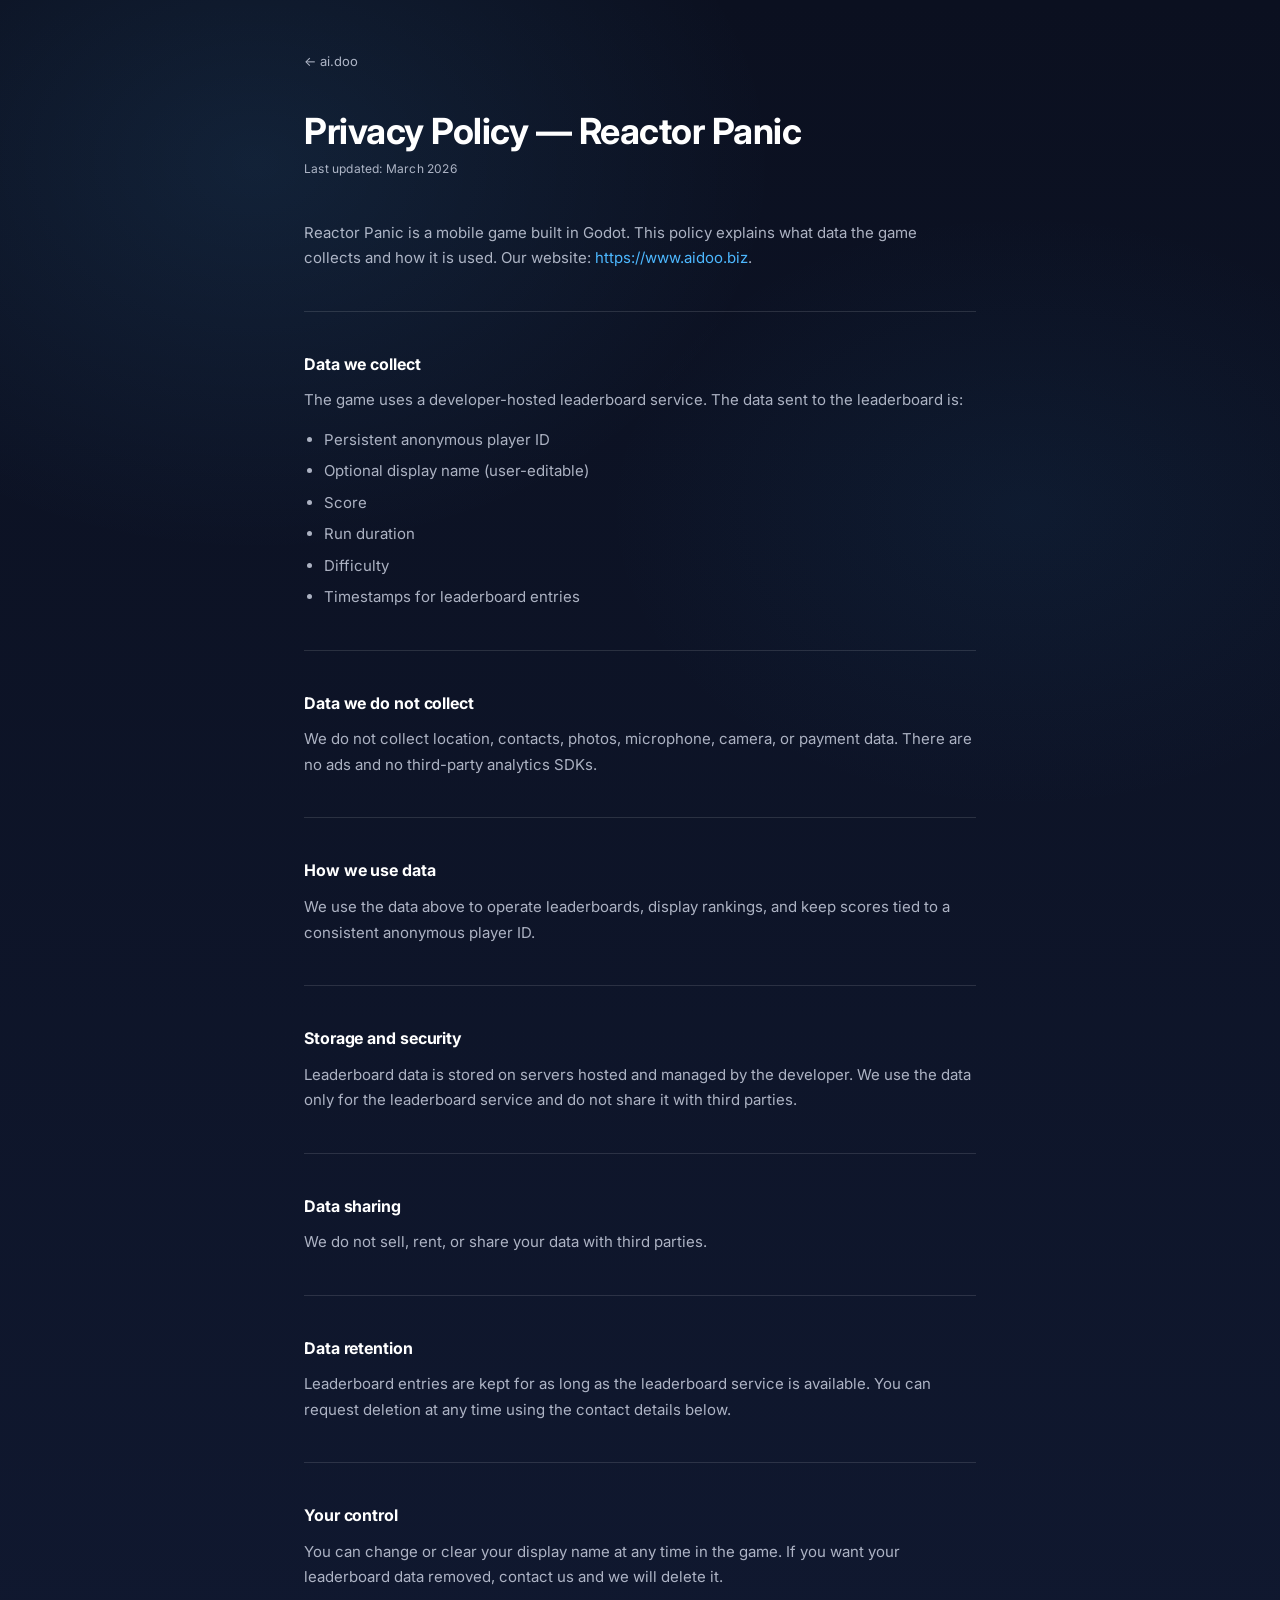
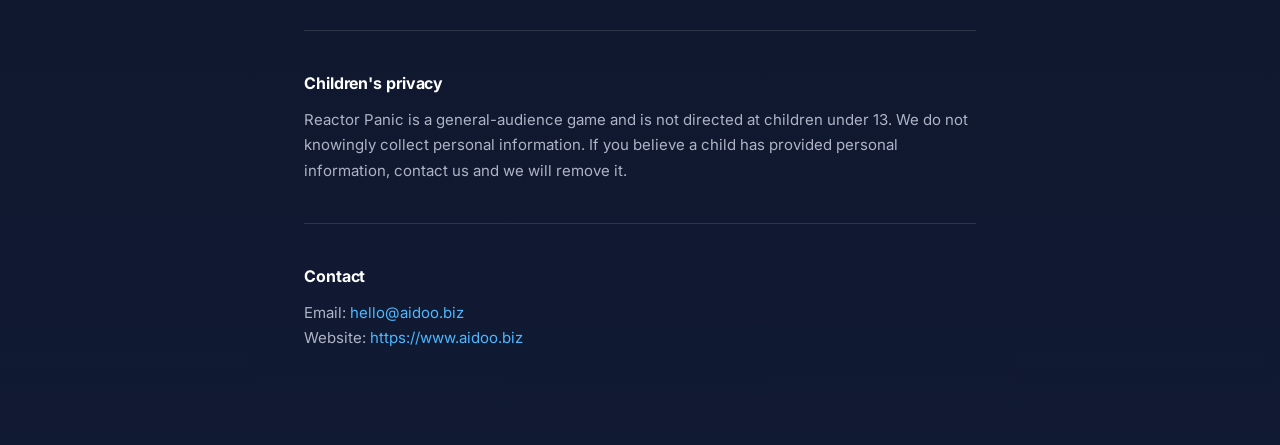
<file: privacy-reactor-panic/index.html>
<!doctype html>
<html lang="en">
<head>
  <meta charset="utf-8" />
  <meta name="viewport" content="width=device-width,initial-scale=1" />
  <title>Privacy Policy — Reactor Panic</title>
  <meta name="description" content="Privacy policy for the Reactor Panic mobile game." />
  <link rel="canonical" href="https://aidoo.biz/privacy-reactor-panic/">
  <meta name="robots" content="noindex">
  <meta name="author" content="ai.doo">

  <link rel="preconnect" href="https://fonts.googleapis.com">
  <link rel="preconnect" href="https://fonts.gstatic.com" crossorigin>
  <link href="https://fonts.googleapis.com/css2?family=Inter:wght@400;600;700&display=swap" rel="stylesheet">
  <link rel="icon" href="../favicon.svg" type="image/svg+xml" sizes="any">
  <meta name="theme-color" content="#0b1020">

  <style>
    :root{
      --bg0:#0b1020;
      --bg1:#111a33;
      --ink:#eaf0ff;
      --muted:rgba(234,240,255,0.72);
      --accent:#2a8bc9;
      --accent2:#4db8ff;
      --stroke:rgba(255,255,255,0.12);
    }

    *{box-sizing:border-box}
    html{scroll-behavior:smooth}
    body{
      margin:0;
      font-family:Inter,system-ui,-apple-system,Segoe UI,Roboto,Arial,sans-serif;
      color:var(--ink);
      background:
        radial-gradient(800px 600px at 20% 8%, rgba(77,184,255,.10), transparent 65%),
        radial-gradient(700px 500px at 80% 25%, rgba(42,139,201,.07), transparent 60%),
        linear-gradient(180deg, var(--bg0), var(--bg1));
      line-height:1.6;
      min-height:100vh;
    }
    a{color:var(--accent2);text-decoration:none}
    a:hover{text-decoration:underline}

    .wrap{
      max-width:72ch;
      margin:0 auto;
      padding:48px 24px 80px;
    }

    .back{
      display:inline-block;
      font-size:13px;
      color:var(--muted);
      margin-bottom:40px;
    }
    .back:hover{color:var(--ink);text-decoration:none}

    .updated{
      font-size:12px;
      color:var(--muted);
      margin:0 0 40px;
      letter-spacing:.2px;
    }

    h1{
      margin:0 0 8px;
      font-size:clamp(26px,4vw,36px);
      line-height:1.1;
      letter-spacing:-0.5px;
      font-weight:700;
      color:#fff;
    }

    h2{
      margin:40px 0 10px;
      font-size:16px;
      font-weight:700;
      color:#fff;
      letter-spacing:-.1px;
    }

    p{
      margin:0 0 14px;
      color:var(--muted);
      font-size:15px;
      line-height:1.7;
    }

    ul{
      margin:0 0 14px;
      padding-left:20px;
      color:var(--muted);
      font-size:15px;
      line-height:1.7;
    }

    li{margin-bottom:6px}

    .divider{
      border:none;
      border-top:1px solid var(--stroke);
      margin:40px 0;
    }
  </style>
</head>
<body>
<div class="wrap">

  <a class="back" href="/">&#8592; ai.doo</a>

  <h1>Privacy Policy — Reactor Panic</h1>
  <p class="updated">Last updated: March 2026</p>

  <p>
    Reactor Panic is a mobile game built in Godot. This policy explains what data the game
    collects and how it is used. Our website: <a href="https://www.aidoo.biz">https://www.aidoo.biz</a>.
  </p>

  <hr class="divider">

  <h2>Data we collect</h2>
  <p>
    The game uses a developer-hosted leaderboard service. The data sent to the leaderboard is:
  </p>
  <ul>
    <li>Persistent anonymous player ID</li>
    <li>Optional display name (user-editable)</li>
    <li>Score</li>
    <li>Run duration</li>
    <li>Difficulty</li>
    <li>Timestamps for leaderboard entries</li>
  </ul>

  <hr class="divider">

  <h2>Data we do not collect</h2>
  <p>
    We do not collect location, contacts, photos, microphone, camera, or payment data.
    There are no ads and no third-party analytics SDKs.
  </p>

  <hr class="divider">

  <h2>How we use data</h2>
  <p>
    We use the data above to operate leaderboards, display rankings, and keep scores tied
    to a consistent anonymous player ID.
  </p>

  <hr class="divider">

  <h2>Storage and security</h2>
  <p>
    Leaderboard data is stored on servers hosted and managed by the developer. We use the
    data only for the leaderboard service and do not share it with third parties.
  </p>

  <hr class="divider">

  <h2>Data sharing</h2>
  <p>
    We do not sell, rent, or share your data with third parties.
  </p>

  <hr class="divider">

  <h2>Data retention</h2>
  <p>
    Leaderboard entries are kept for as long as the leaderboard service is available. You
    can request deletion at any time using the contact details below.
  </p>

  <hr class="divider">

  <h2>Your control</h2>
  <p>
    You can change or clear your display name at any time in the game. If you want your
    leaderboard data removed, contact us and we will delete it.
  </p>

  <hr class="divider">

  <h2>Children's privacy</h2>
  <p>
    Reactor Panic is a general-audience game and is not directed at children under 13.
    We do not knowingly collect personal information. If you believe a child has provided
    personal information, contact us and we will remove it.
  </p>

  <hr class="divider">

  <h2>Contact</h2>
  <p>
    Email: <a href="mailto:hello@aidoo.biz">hello@aidoo.biz</a><br>
    Website: <a href="https://www.aidoo.biz">https://www.aidoo.biz</a>
  </p>

</div>
</body>
</html>
</file>
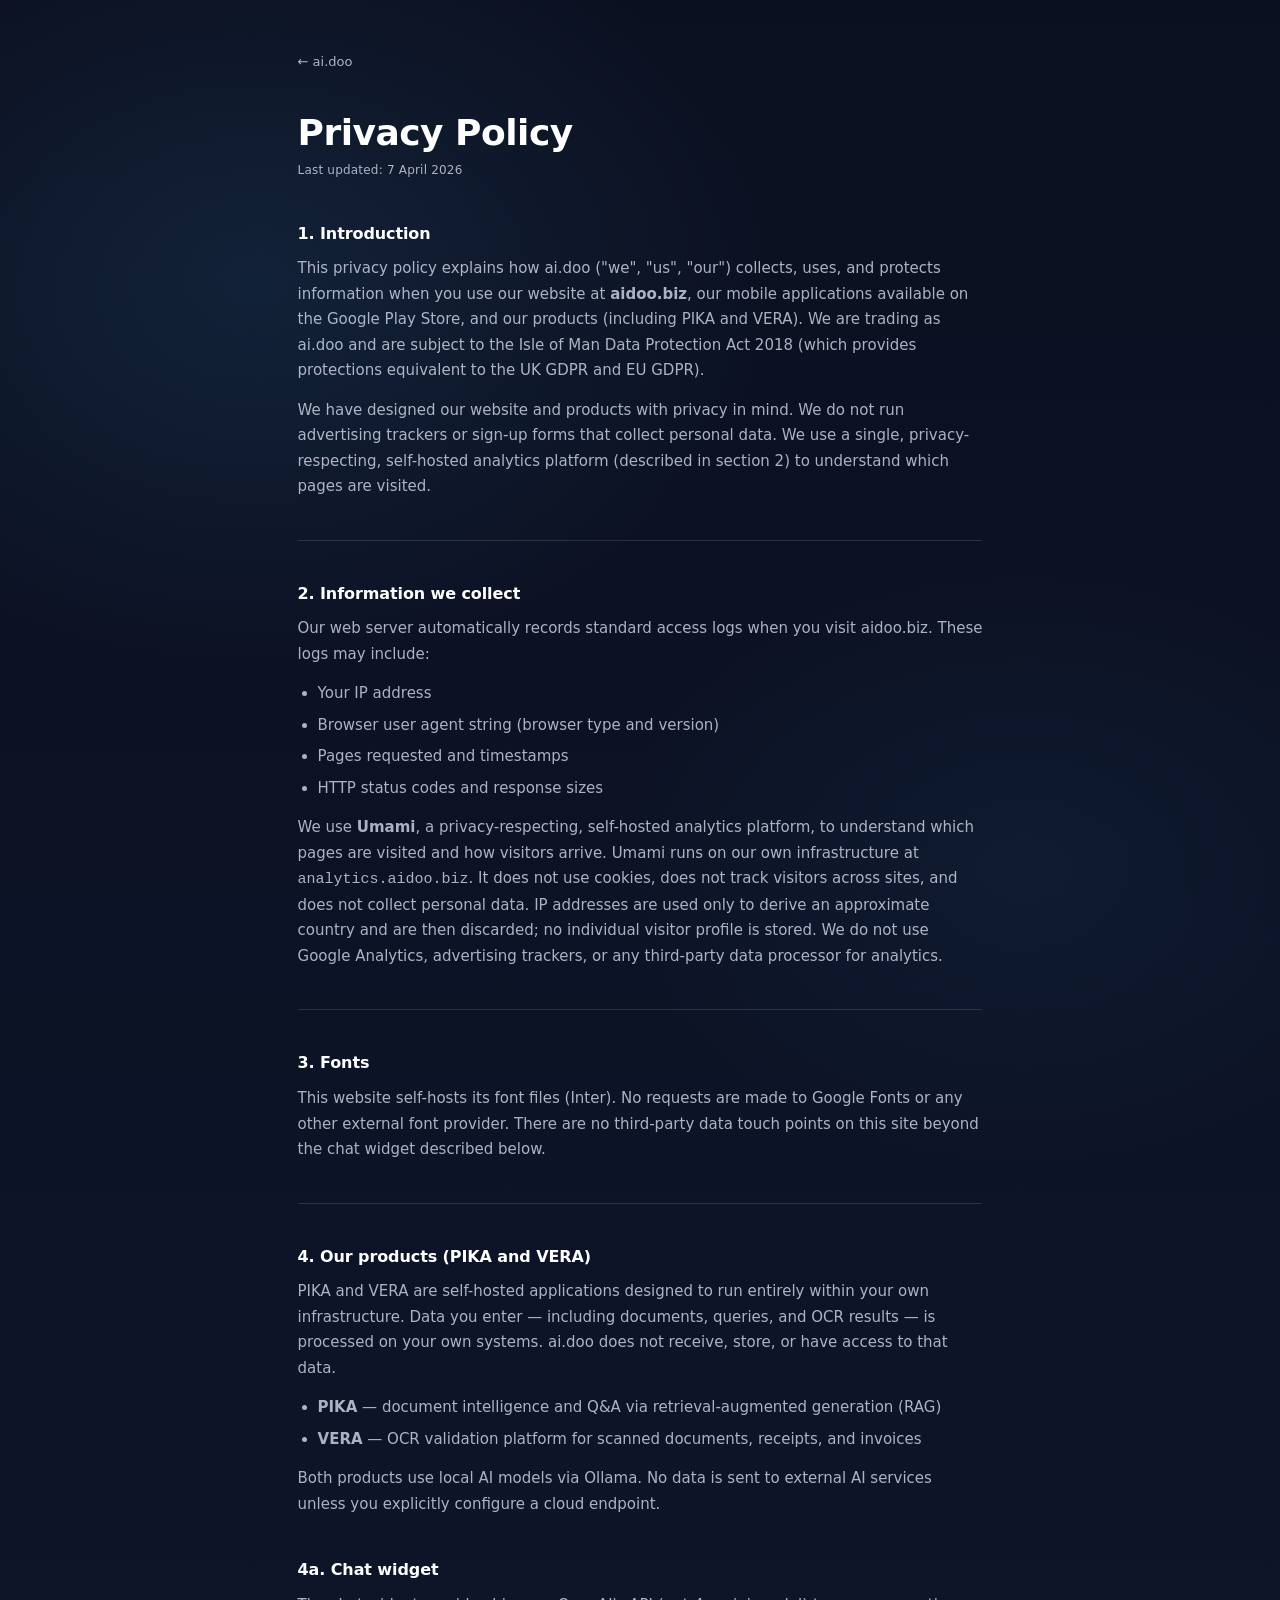
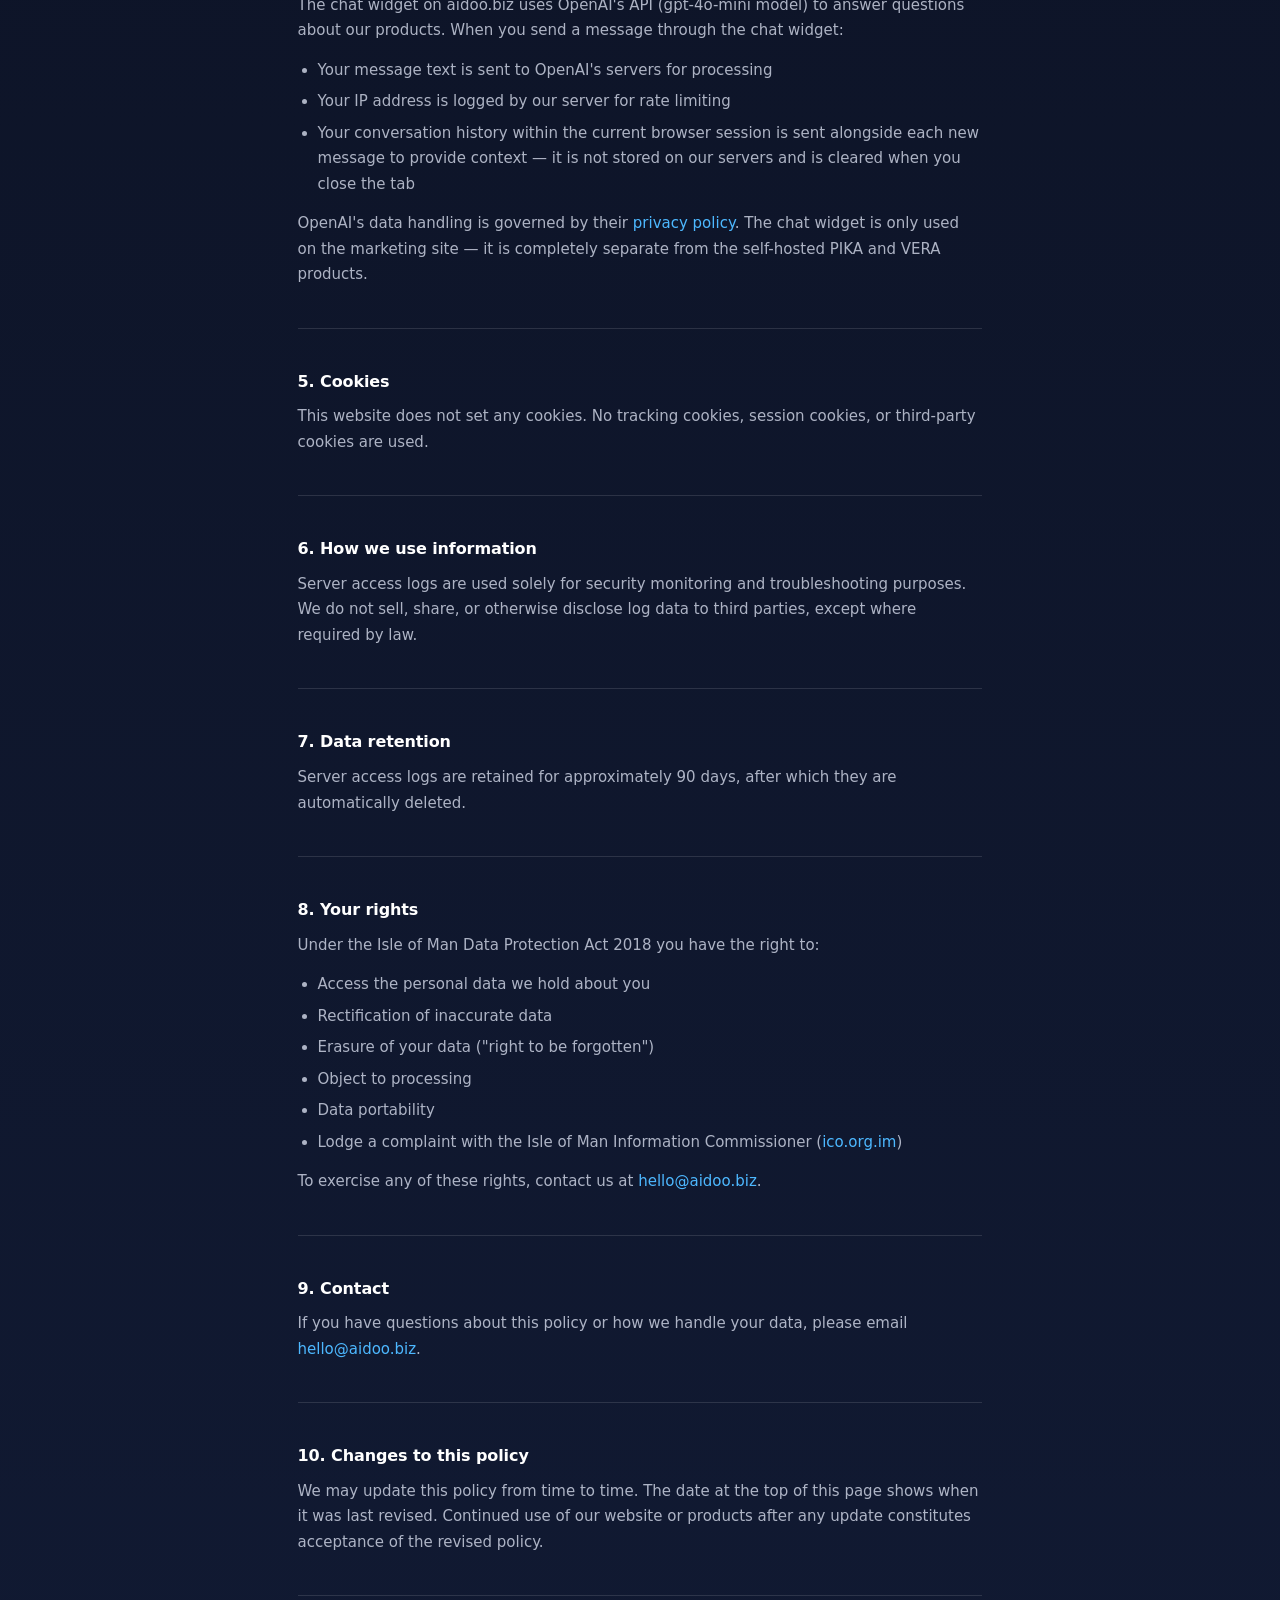
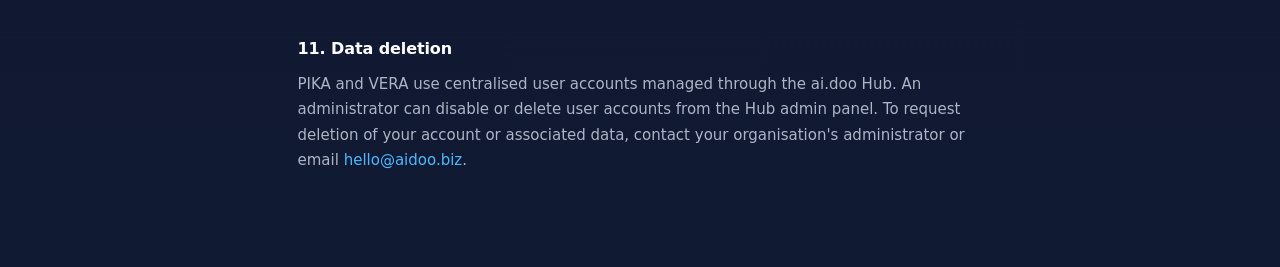
<file: privacy/index.html>
<!doctype html>
<html lang="en">
<head>
  <meta charset="utf-8" />
  <meta name="viewport" content="width=device-width,initial-scale=1" />
  <title>Privacy Policy — ai.doo</title>
  <meta name="description" content="Privacy policy for the ai.doo website and products." />
  <link rel="canonical" href="https://aidoo.biz/privacy/">
  <meta name="robots" content="noindex">
  <meta name="author" content="ai.doo">

  <link rel="icon" href="../favicon.svg" type="image/svg+xml" sizes="any">
  <meta name="theme-color" content="#0b1020">

  <style>
    :root{
      --bg0:#0b1020;
      --bg1:#111a33;
      --ink:#eaf0ff;
      --muted:rgba(234,240,255,0.72);
      --accent:#2a8bc9;
      --accent2:#4db8ff;
      --stroke:rgba(255,255,255,0.12);
    }

    *{box-sizing:border-box}
    html{scroll-behavior:smooth}
    body{
      margin:0;
      font-family:Inter,system-ui,-apple-system,Segoe UI,Roboto,Arial,sans-serif;
      color:var(--ink);
      background:
        radial-gradient(800px 600px at 20% 8%, rgba(77,184,255,.10), transparent 65%),
        radial-gradient(700px 500px at 80% 25%, rgba(42,139,201,.07), transparent 60%),
        linear-gradient(180deg, var(--bg0), var(--bg1));
      line-height:1.6;
      min-height:100vh;
    }
    a{color:var(--accent2);text-decoration:none}
    a:hover{text-decoration:underline}

    .wrap{
      max-width:72ch;
      margin:0 auto;
      padding:48px 24px 80px;
    }

    .back{
      display:inline-block;
      font-size:13px;
      color:var(--muted);
      margin-bottom:40px;
    }
    .back:hover{color:var(--ink);text-decoration:none}

    .updated{
      font-size:12px;
      color:var(--muted);
      margin:0 0 40px;
      letter-spacing:.2px;
    }

    h1{
      margin:0 0 8px;
      font-size:clamp(26px,4vw,36px);
      line-height:1.1;
      letter-spacing:-0.5px;
      font-weight:700;
      color:#fff;
    }

    h2{
      margin:40px 0 10px;
      font-size:16px;
      font-weight:700;
      color:#fff;
      letter-spacing:-.1px;
    }

    p{
      margin:0 0 14px;
      color:var(--muted);
      font-size:15px;
      line-height:1.7;
    }

    ul{
      margin:0 0 14px;
      padding-left:20px;
      color:var(--muted);
      font-size:15px;
      line-height:1.7;
    }

    li{margin-bottom:6px}

    .divider{
      border:none;
      border-top:1px solid var(--stroke);
      margin:40px 0;
    }
  </style>
  <script defer src="https://analytics.aidoo.biz/script.js" data-website-id="bc0dc6af-ac24-4d29-ab68-3b19be32c468"></script>
</head>
<body>
<div class="wrap">

  <a class="back" href="/">&#8592; ai.doo</a>

  <h1>Privacy Policy</h1>
  <p class="updated">Last updated: <span id="lastUpdated">7 April 2026</span></p>

  <h2>1. Introduction</h2>
  <p>
    This privacy policy explains how ai.doo ("we", "us", "our") collects, uses, and protects
    information when you use our website at <strong>aidoo.biz</strong>, our mobile applications
    available on the Google Play Store, and our products (including PIKA and VERA). We are trading as
    ai.doo and are subject to the Isle of Man Data Protection Act 2018 (which provides
    protections equivalent to the UK GDPR and EU GDPR).
  </p>
  <p>
    We have designed our website and products with privacy in mind. We do not run advertising
    trackers or sign-up forms that collect personal data. We use a single, privacy-respecting,
    self-hosted analytics platform (described in section 2) to understand which pages are visited.
  </p>

  <hr class="divider">

  <h2>2. Information we collect</h2>
  <p>
    Our web server automatically records standard access logs when you visit aidoo.biz. These
    logs may include:
  </p>
  <ul>
    <li>Your IP address</li>
    <li>Browser user agent string (browser type and version)</li>
    <li>Pages requested and timestamps</li>
    <li>HTTP status codes and response sizes</li>
  </ul>
  <p>
    We use <strong>Umami</strong>, a privacy-respecting, self-hosted analytics platform, to
    understand which pages are visited and how visitors arrive. Umami runs on our own
    infrastructure at <code>analytics.aidoo.biz</code>. It does not use cookies, does not track
    visitors across sites, and does not collect personal data. IP addresses are used only to
    derive an approximate country and are then discarded; no individual visitor profile is
    stored. We do not use Google Analytics, advertising trackers, or any third-party data
    processor for analytics.
  </p>

  <hr class="divider">

  <h2>3. Fonts</h2>
  <p>
    This website self-hosts its font files (Inter). No requests are made to Google Fonts or any
    other external font provider. There are no third-party data touch points on this site beyond
    the chat widget described below.
  </p>

  <hr class="divider">

  <h2>4. Our products (PIKA and VERA)</h2>
  <p>
    PIKA and VERA are self-hosted applications designed to run entirely within your own
    infrastructure. Data you enter — including documents, queries, and OCR results — is
    processed on your own systems. ai.doo does not receive, store, or have access to that data.
  </p>
  <ul>
    <li><strong>PIKA</strong> — document intelligence and Q&A via retrieval-augmented generation (RAG)</li>
    <li><strong>VERA</strong> — OCR validation platform for scanned documents, receipts, and invoices</li>
  </ul>
  <p>
    Both products use local AI models via Ollama. No data is sent to external AI services
    unless you explicitly configure a cloud endpoint.
  </p>

  <h2>4a. Chat widget</h2>
  <p>
    The chat widget on aidoo.biz uses OpenAI's API (gpt-4o-mini model) to answer questions
    about our products. When you send a message through the chat widget:
  </p>
  <ul>
    <li>Your message text is sent to OpenAI's servers for processing</li>
    <li>Your IP address is logged by our server for rate limiting</li>
    <li>Your conversation history within the current browser session is sent alongside each new message to provide context — it is not stored on our servers and is cleared when you close the tab</li>
  </ul>
  <p>
    OpenAI's data handling is governed by their
    <a href="https://openai.com/policies/privacy-policy" target="_blank" rel="noopener">privacy policy</a>.
    The chat widget is only used on the marketing site — it is completely separate from the
    self-hosted PIKA and VERA products.
  </p>

  <hr class="divider">

  <h2>5. Cookies</h2>
  <p>
    This website does not set any cookies. No tracking cookies, session cookies, or
    third-party cookies are used.
  </p>

  <hr class="divider">

  <h2>6. How we use information</h2>
  <p>
    Server access logs are used solely for security monitoring and troubleshooting purposes.
    We do not sell, share, or otherwise disclose log data to third parties, except where
    required by law.
  </p>

  <hr class="divider">

  <h2>7. Data retention</h2>
  <p>
    Server access logs are retained for approximately 90 days, after which they are
    automatically deleted.
  </p>

  <hr class="divider">

  <h2>8. Your rights</h2>
  <p>
    Under the Isle of Man Data Protection Act 2018 you have the right to:
  </p>
  <ul>
    <li>Access the personal data we hold about you</li>
    <li>Rectification of inaccurate data</li>
    <li>Erasure of your data ("right to be forgotten")</li>
    <li>Object to processing</li>
    <li>Data portability</li>
    <li>Lodge a complaint with the Isle of Man Information Commissioner
      (<a href="https://ico.org.im" target="_blank" rel="noopener">ico.org.im</a>)</li>
  </ul>
  <p>
    To exercise any of these rights, contact us at
    <a href="mailto:hello@aidoo.biz">hello@aidoo.biz</a>.
  </p>

  <hr class="divider">

  <h2>9. Contact</h2>
  <p>
    If you have questions about this policy or how we handle your data, please email
    <a href="mailto:hello@aidoo.biz">hello@aidoo.biz</a>.
  </p>

  <hr class="divider">

  <h2>10. Changes to this policy</h2>
  <p>
    We may update this policy from time to time. The date at the top of this page shows
    when it was last revised. Continued use of our website or products after any update
    constitutes acceptance of the revised policy.
  </p>

  <hr class="divider">

  <h2>11. Data deletion</h2>
  <p>
    PIKA and VERA use centralised user accounts managed through the ai.doo Hub. An
    administrator can disable or delete user accounts from the Hub admin panel. To request
    deletion of your account or associated data, contact your organisation's administrator or
    email <a href="mailto:hello@aidoo.biz">hello@aidoo.biz</a>.
  </p>

</div>
</body>
</html>
</file>
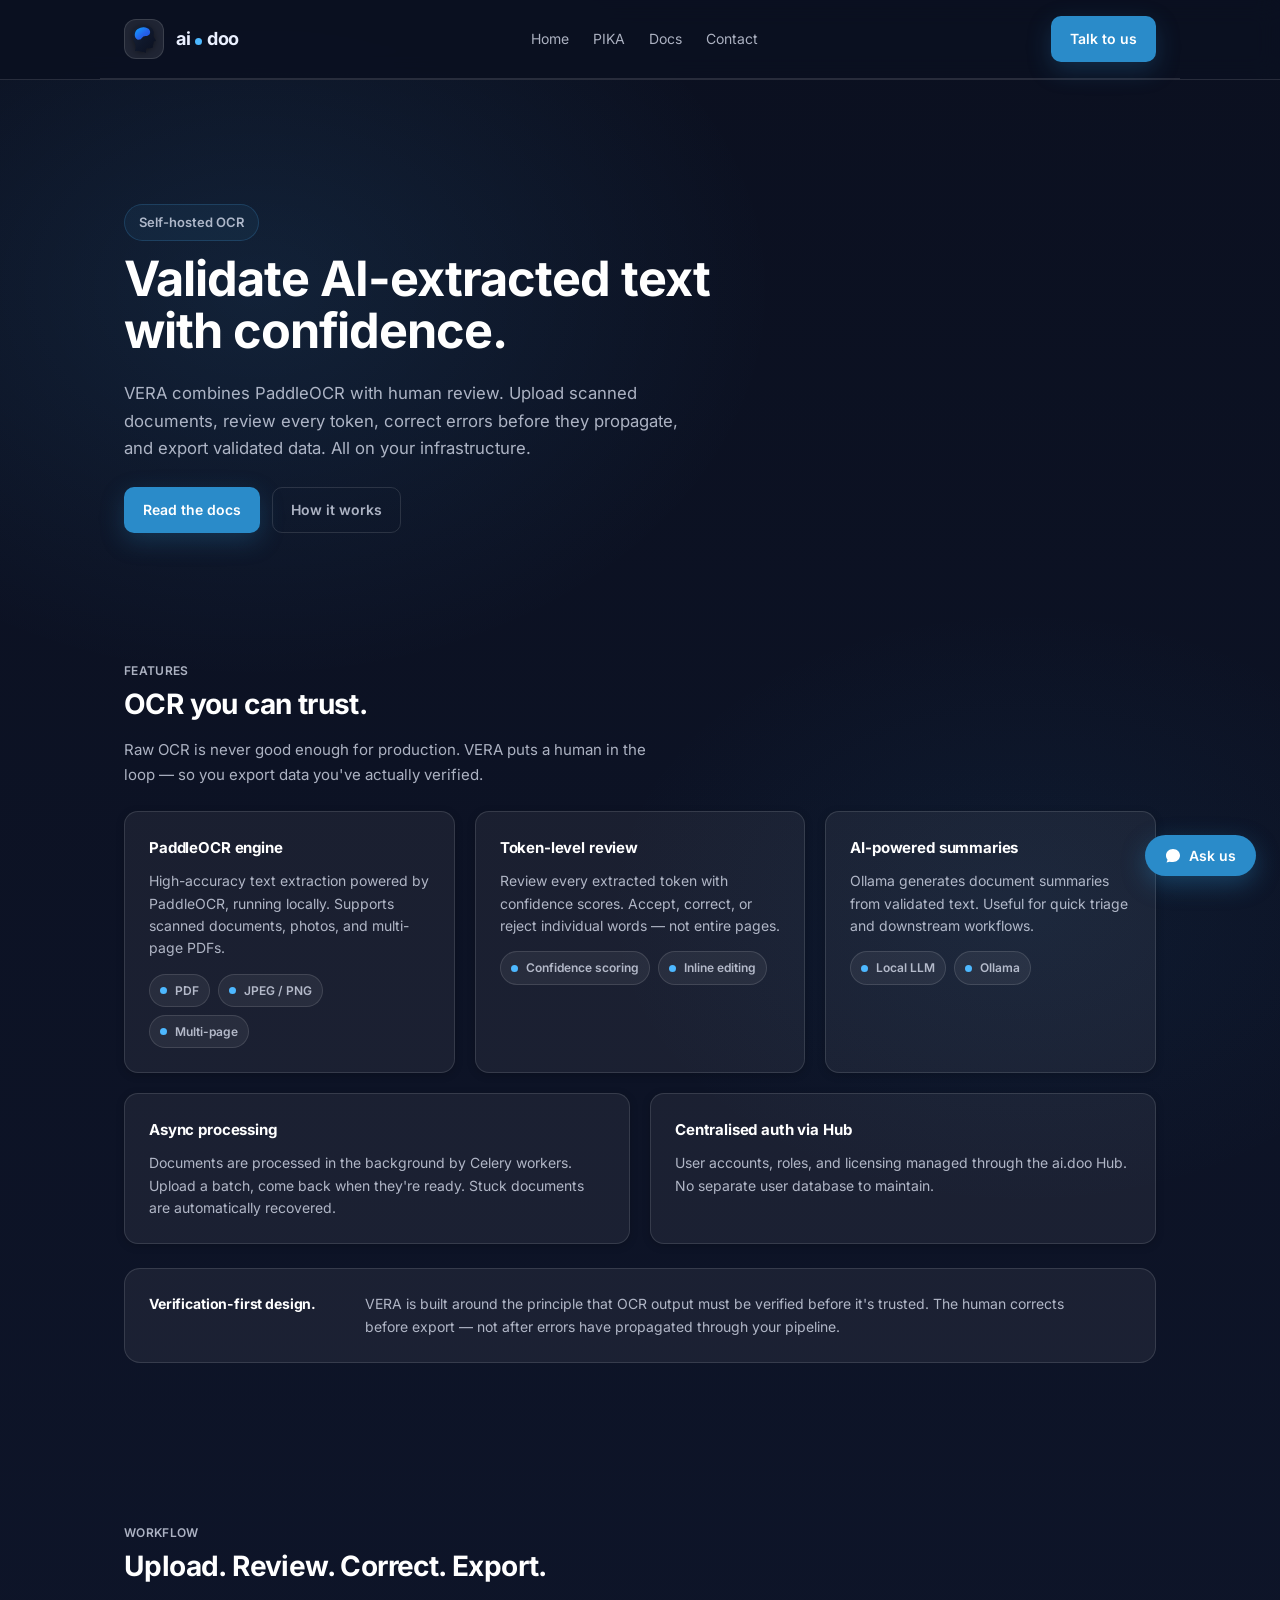
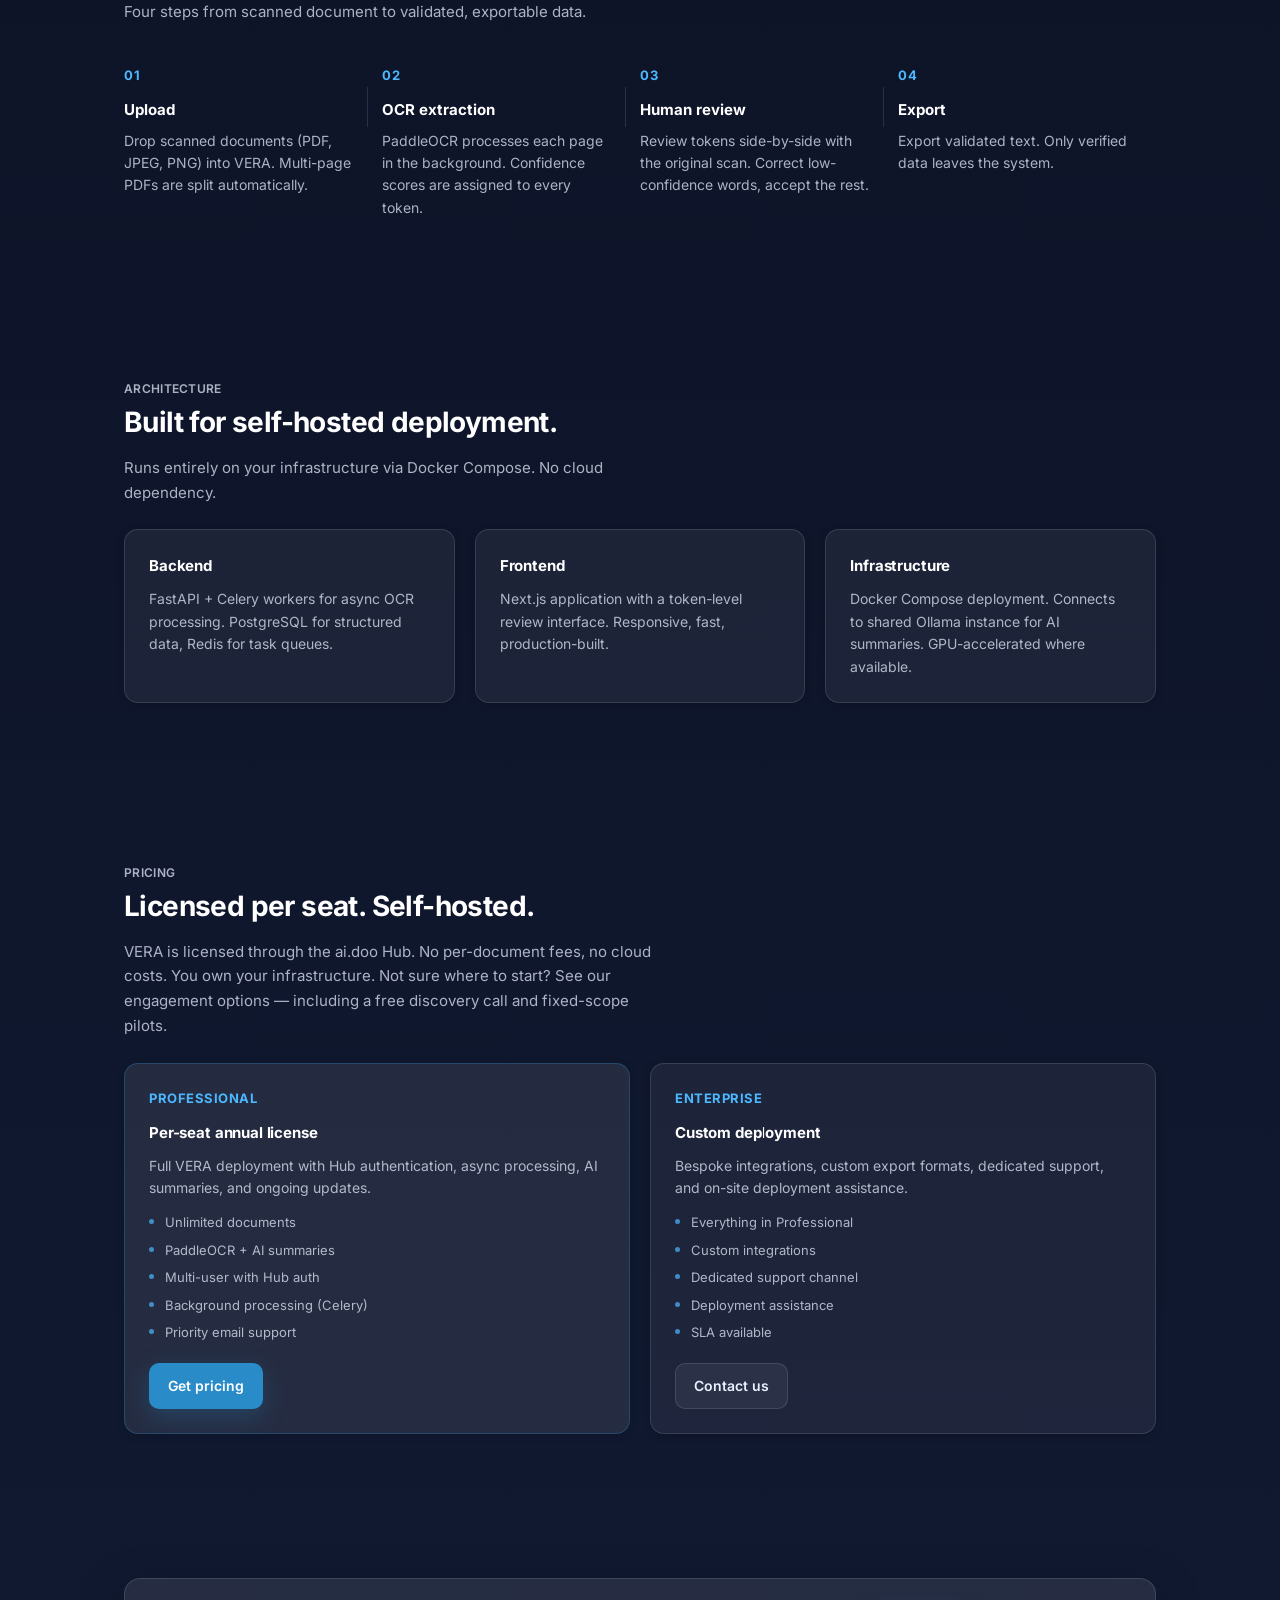
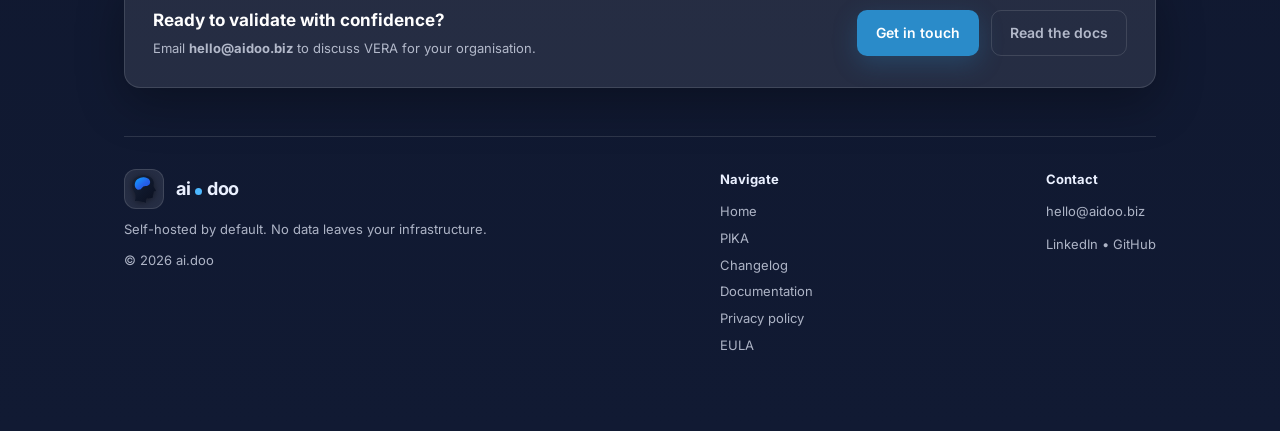
<file: vera/index.html>
<!doctype html>
<html lang="en">
<head>
  <meta charset="utf-8" />
  <meta name="viewport" content="width=device-width,initial-scale=1" />
  <title>VERA — OCR Validation Platform | ai.doo</title>
  <meta name="description" content="VERA is a self-hosted OCR validation platform. Upload scanned documents, review AI-extracted text, correct errors, and export validated data. Human-in-the-loop accuracy." />
  <link rel="canonical" href="https://aidoo.biz/vera/">
  <meta name="author" content="ai.doo">

  <meta property="og:type" content="website">
  <meta property="og:title" content="VERA — OCR Validation Platform | ai.doo">
  <meta property="og:description" content="Self-hosted OCR validation. Upload, review, correct, export — with human-in-the-loop accuracy.">
  <meta property="og:url" content="https://aidoo.biz/vera/">
  <meta property="og:site_name" content="ai.doo">
  <meta property="og:image" content="https://aidoo.biz/og-image.png">

  <link rel="icon" href="../favicon.svg" type="image/svg+xml" sizes="any">
  <meta name="theme-color" content="#0b1020">

  <link rel="stylesheet" href="../style.css">
  <style>
    .chatFab{position:fixed;bottom:24px;right:24px;z-index:200;display:inline-flex;align-items:center;gap:8px;padding:12px 20px;border-radius:999px;border:none;background:var(--accent);color:#fff;font-weight:600;font-size:14px;cursor:pointer;box-shadow:0 8px 24px rgba(42,139,201,.35);transition:transform .16s ease-out,box-shadow .16s ease-out;font-family:inherit}
    .chatFab:hover{transform:translateY(-2px);box-shadow:0 12px 32px rgba(42,139,201,.45)}
    .chatFab:focus-visible{outline:2px solid var(--accent2);outline-offset:2px}
    .chatPanel{position:fixed;bottom:80px;right:24px;z-index:200;width:360px;max-width:calc(100vw - 32px);border-radius:16px;border:1px solid var(--stroke);background:#111a33;box-shadow:0 20px 60px rgba(0,0,0,.5);display:flex;flex-direction:column;overflow:hidden;opacity:0;transform:translateY(12px) scale(.97);pointer-events:none;transition:opacity .2s ease,transform .2s ease}
    .chatPanel.open{opacity:1;transform:none;pointer-events:auto}
    .chatHead{display:flex;align-items:center;justify-content:space-between;padding:14px 16px;border-bottom:1px solid var(--stroke);background:rgba(255,255,255,.04)}
    .chatHead strong{font-size:14px;color:#fff;font-weight:700}
    .chatClose{background:none;border:none;color:var(--muted);font-size:18px;cursor:pointer;padding:4px 6px;border-radius:6px;line-height:1;font-family:inherit;transition:color .15s ease}
    .chatClose:hover{color:#fff}
    .chatClose:focus-visible{outline:2px solid var(--accent2);outline-offset:2px}
    .chatMessages{flex:1;overflow-y:auto;padding:16px;display:flex;flex-direction:column;gap:12px;min-height:200px;max-height:320px}
    .chatMsg{max-width:85%;padding:10px 14px;border-radius:12px;font-size:13px;line-height:1.55}
    .chatMsg.assistant{background:var(--card2);border:1px solid var(--stroke);color:var(--ink);align-self:flex-start;border-radius:4px 12px 12px 12px}
    .chatMsg.user{background:var(--accent);color:#fff;align-self:flex-end;border-radius:12px 4px 12px 12px}
    .chatMsg.typing{color:var(--muted);font-style:italic}
    .chatInputRow{display:flex;gap:8px;padding:12px 16px;border-top:1px solid var(--stroke);background:rgba(255,255,255,.03)}
    .chatInput{flex:1;background:var(--card);border:1px solid var(--stroke);border-radius:8px;padding:9px 12px;color:var(--ink);font-size:13px;font-family:inherit;resize:none;outline:none;min-height:38px;max-height:80px;line-height:1.4;transition:border-color .15s ease}
    .chatInput:focus{border-color:rgba(42,139,201,.45)}
    .chatSend{background:var(--accent);border:none;color:#fff;font-weight:600;font-size:13px;padding:9px 14px;border-radius:8px;cursor:pointer;white-space:nowrap;font-family:inherit;transition:background .15s ease}
    .chatSend:hover{background:#2070a8}
    .chatSend:disabled{opacity:.5;cursor:not-allowed}
    .chatSend:focus-visible{outline:2px solid var(--accent2);outline-offset:2px}
    @media(max-width:920px){.chatPanel{bottom:72px}}
  </style>
  <script defer src="https://analytics.aidoo.biz/script.js" data-website-id="bc0dc6af-ac24-4d29-ab68-3b19be32c468"></script>
</head>

<body>
<a href="#top" class="skip-link">Skip to content</a>
<header>
  <div class="nav">
    <a class="brand" href="../" aria-label="ai.doo home">
      <span class="logoMark" aria-hidden="true" title="ai.doo">
        <img src="../favicon.svg" alt="" />
      </span>
      <span class="wordmark" aria-label="ai.doo">
        <span class="wm-ai">ai</span><span class="wm-dot" aria-hidden="true"></span><span class="wm-doo">doo</span>
      </span>
    </a>

    <nav aria-label="Primary navigation">
      <a href="../">Home</a>
      <a href="../pika/">PIKA</a>
      <a href="https://docs.aidoo.biz/vera/overview" target="_blank" rel="noopener">Docs</a>
      <a href="../#contact">Contact</a>
    </nav>

    <div class="navRight">
      <button class="menuBtn" id="menuBtn" aria-expanded="false" aria-controls="mobileNav">Menu</button>
      <a class="btn primary" href="../#contact">Talk to us</a>
    </div>
  </div>

  <div class="mobileNav" id="mobileNav">
    <a href="../">Home</a>
    <a href="../pika/">PIKA</a>
    <a href="https://docs.aidoo.biz/vera/overview" target="_blank" rel="noopener">Docs</a>
    <a href="../#contact">Contact</a>
  </div>
</header>

<main class="wrap" id="top">

  <!-- HERO -->
  <section class="hero">
    <div class="pill">Self-hosted OCR</div>

    <h1>Validate AI-extracted text with confidence.</h1>

    <p class="sub">
      VERA combines PaddleOCR with human review. Upload scanned documents, review every token, correct errors before they propagate, and export validated data. All on your infrastructure.
    </p>

    <div class="ctaRow">
      <a class="btn primary" href="https://docs.aidoo.biz/vera/overview" target="_blank" rel="noopener">Read the docs</a>
      <a class="btn subtle" href="#how">How it works</a>
    </div>
  </section>

  <!-- FEATURES -->
  <section class="section" id="features">
    <p class="kicker">Features</p>
    <h2 class="h2">OCR you can trust.</h2>
    <p class="lead">
      Raw OCR is never good enough for production. VERA puts a human in the loop — so you export data you've actually verified.
    </p>

    <div class="grid">
      <div class="card span4">
        <h3>PaddleOCR engine</h3>
        <p>High-accuracy text extraction powered by PaddleOCR, running locally. Supports scanned documents, photos, and multi-page PDFs.</p>
        <div class="chips">
          <span class="chip"><span class="dot"></span> PDF</span>
          <span class="chip"><span class="dot"></span> JPEG / PNG</span>
          <span class="chip"><span class="dot"></span> Multi-page</span>
        </div>
      </div>

      <div class="card span4">
        <h3>Token-level review</h3>
        <p>Review every extracted token with confidence scores. Accept, correct, or reject individual words — not entire pages.</p>
        <div class="chips">
          <span class="chip"><span class="dot"></span> Confidence scoring</span>
          <span class="chip"><span class="dot"></span> Inline editing</span>
        </div>
      </div>

      <div class="card span4">
        <h3>AI-powered summaries</h3>
        <p>Ollama generates document summaries from validated text. Useful for quick triage and downstream workflows.</p>
        <div class="chips">
          <span class="chip"><span class="dot"></span> Local LLM</span>
          <span class="chip"><span class="dot"></span> Ollama</span>
        </div>
      </div>

      <div class="card span6">
        <h3>Async processing</h3>
        <p>Documents are processed in the background by Celery workers. Upload a batch, come back when they're ready. Stuck documents are automatically recovered.</p>
      </div>

      <div class="card span6">
        <h3>Centralised auth via Hub</h3>
        <p>User accounts, roles, and licensing managed through the ai.doo Hub. No separate user database to maintain.</p>
      </div>
    </div>

    <div class="proof">
      <p class="title">Verification-first design.</p>
      <p>
        VERA is built around the principle that OCR output must be verified before it's trusted. The human corrects before export — not after errors have propagated through your pipeline.
      </p>
    </div>
  </section>

  <!-- HOW IT WORKS -->
  <section class="section" id="how">
    <p class="kicker">Workflow</p>
    <h2 class="h2">Upload. Review. Correct. Export.</h2>
    <p class="lead">
      Four steps from scanned document to validated, exportable data.
    </p>

    <div class="steps">
      <div class="step">
        <div class="step-num">01</div>
        <h3>Upload</h3>
        <p>Drop scanned documents (PDF, JPEG, PNG) into VERA. Multi-page PDFs are split automatically.</p>
      </div>
      <div class="step">
        <div class="step-num">02</div>
        <h3>OCR extraction</h3>
        <p>PaddleOCR processes each page in the background. Confidence scores are assigned to every token.</p>
      </div>
      <div class="step">
        <div class="step-num">03</div>
        <h3>Human review</h3>
        <p>Review tokens side-by-side with the original scan. Correct low-confidence words, accept the rest.</p>
      </div>
      <div class="step">
        <div class="step-num">04</div>
        <h3>Export</h3>
        <p>Export validated text. Only verified data leaves the system.</p>
      </div>
    </div>
  </section>

  <!-- TECH STACK -->
  <section class="section" id="stack">
    <p class="kicker">Architecture</p>
    <h2 class="h2">Built for self-hosted deployment.</h2>
    <p class="lead">
      Runs entirely on your infrastructure via Docker Compose. No cloud dependency.
    </p>

    <div class="grid">
      <div class="card span4">
        <h3>Backend</h3>
        <p>FastAPI + Celery workers for async OCR processing. PostgreSQL for structured data, Redis for task queues.</p>
      </div>
      <div class="card span4">
        <h3>Frontend</h3>
        <p>Next.js application with a token-level review interface. Responsive, fast, production-built.</p>
      </div>
      <div class="card span4">
        <h3>Infrastructure</h3>
        <p>Docker Compose deployment. Connects to shared Ollama instance for AI summaries. GPU-accelerated where available.</p>
      </div>
    </div>
  </section>

  <!-- PRICING -->
  <section class="section" id="pricing">
    <p class="kicker">Pricing</p>
    <h2 class="h2">Licensed per seat. Self-hosted.</h2>
    <p class="lead">
      VERA is licensed through the ai.doo Hub. No per-document fees, no cloud costs. You own your infrastructure.
      Not sure where to start? See our <a href="../#pricing">engagement options</a> — including a free discovery call and fixed-scope pilots.
    </p>

    <div class="grid">
      <div class="card span6 pricingCard pricingTier">
        <div class="step-num">Professional</div>
        <h3>Per-seat annual license</h3>
        <p>Full VERA deployment with Hub authentication, async processing, AI summaries, and ongoing updates.</p>
        <ul class="featureList">
          <li>Unlimited documents</li>
          <li>PaddleOCR + AI summaries</li>
          <li>Multi-user with Hub auth</li>
          <li>Background processing (Celery)</li>
          <li>Priority email support</li>
        </ul>
        <div class="pricingBtnWrap">
          <a class="btn primary" href="mailto:hello@aidoo.biz?subject=VERA%20License%20Enquiry">Get pricing</a>
        </div>
      </div>

      <div class="card span6 pricingTier">
        <div class="step-num">Enterprise</div>
        <h3>Custom deployment</h3>
        <p>Bespoke integrations, custom export formats, dedicated support, and on-site deployment assistance.</p>
        <ul class="featureList">
          <li>Everything in Professional</li>
          <li>Custom integrations</li>
          <li>Dedicated support channel</li>
          <li>Deployment assistance</li>
          <li>SLA available</li>
        </ul>
        <div class="pricingBtnWrap">
          <a class="btn" href="mailto:hello@aidoo.biz?subject=VERA%20Enterprise%20Enquiry">Contact us</a>
        </div>
      </div>
    </div>
  </section>

  <!-- CTA -->
  <section class="ctaBand">
    <div>
      <p class="title">Ready to validate with confidence?</p>
      <p class="small">Email <strong>hello@aidoo.biz</strong> to discuss VERA for your organisation.</p>
    </div>
    <div class="ctaRow" style="margin:0;">
      <a class="btn primary" href="mailto:hello@aidoo.biz?subject=VERA%20Enquiry">Get in touch</a>
      <a class="btn subtle" href="https://docs.aidoo.biz/vera/overview" target="_blank" rel="noopener">Read the docs</a>
    </div>
  </section>

  <footer>
    <div class="footerRow">
      <div class="footerCol">
        <div style="display:flex;align-items:center;gap:12px;font-weight:700;color:var(--ink);">
          <span class="logoMark" aria-hidden="true">
            <img src="../favicon.svg" alt="" />
          </span>
          <span class="wordmark" aria-label="ai.doo">
            <span class="wm-ai">ai</span><span class="wm-dot" aria-hidden="true"></span><span class="wm-doo">doo</span>
          </span>
        </div>
        <p class="trustline">Self-hosted by default. No data leaves your infrastructure.</p>
        <p style="margin:10px 0 0; font-size:13px;">&copy; <span id="year"></span> ai.doo</p>
      </div>

      <div class="footerCol" style="font-size:13px;">
        <div style="font-weight:700;color:var(--ink);margin-bottom:8px;">Navigate</div>
        <div><a href="../">Home</a></div>
        <div><a href="../pika/">PIKA</a></div>
        <div><a href="changelog">Changelog</a></div>
        <div><a href="https://docs.aidoo.biz" target="_blank" rel="noopener">Documentation</a></div>
        <div><a href="../privacy/">Privacy policy</a></div>
        <div><a href="https://docs.aidoo.biz/eula/" target="_blank" rel="noopener">EULA</a></div>
      </div>

      <div class="footerCol" style="font-size:13px;">
        <div style="font-weight:700;color:var(--ink);margin-bottom:8px;">Contact</div>
        <div><a href="mailto:hello@aidoo.biz">hello@aidoo.biz</a></div>
        <div style="margin-top:6px;">
          <a href="https://www.linkedin.com/company/ai-doo/" target="_blank" rel="noopener">LinkedIn</a> &bull;
          <a href="https://github.com/aidoo-systems" target="_blank" rel="noopener">GitHub</a>
        </div>
      </div>
    </div>
  </footer>

</main>

<script>
  document.getElementById("year").textContent = new Date().getFullYear();

  const menuBtn = document.getElementById("menuBtn");
  const mobileNav = document.getElementById("mobileNav");

  menuBtn?.addEventListener("click", () => {
    const isOpen = mobileNav.classList.toggle("open");
    menuBtn.setAttribute("aria-expanded", String(isOpen));
  });

  mobileNav?.querySelectorAll("a").forEach(a => a.addEventListener("click", () => {
    mobileNav.classList.remove("open");
    menuBtn.setAttribute("aria-expanded", "false");
  }));
</script>

<button class="chatFab" id="chatFab" aria-label="Open chat" aria-expanded="false" aria-controls="chatPanel">
  <svg width="16" height="16" viewBox="0 0 16 16" fill="none" aria-hidden="true"><path d="M8 1C4.134 1 1 3.91 1 7.5c0 1.57.58 3.01 1.55 4.13L1.5 14.5l3.26-.87A7.17 7.17 0 0 0 8 14c3.866 0 7-2.91 7-6.5S11.866 1 8 1Z" fill="currentColor"/></svg>
  Ask us
</button>

<div class="chatPanel" id="chatPanel" role="dialog" aria-modal="true" aria-label="Chat with ai.doo">
  <div class="chatHead">
    <strong>Ask ai.doo</strong>
    <button class="chatClose" id="chatClose" aria-label="Close chat">&#x2715;</button>
  </div>
  <div class="chatMessages" id="chatMessages" aria-live="polite" aria-atomic="false">
    <div class="chatMsg assistant">Hi. Ask me anything about VERA, ai.doo, or how we work.</div>
  </div>
  <div class="chatInputRow">
    <textarea class="chatInput" id="chatInput" placeholder="Type a message…" rows="1" aria-label="Your message"></textarea>
    <button class="chatSend" id="chatSend">Send</button>
  </div>
</div>

<script>
  (function() {
    const fab = document.getElementById("chatFab");
    const panel = document.getElementById("chatPanel");
    const closeBtn = document.getElementById("chatClose");
    const input = document.getElementById("chatInput");
    const sendBtn = document.getElementById("chatSend");
    const messages = document.getElementById("chatMessages");

    function openChat() { panel.classList.add("open"); fab.setAttribute("aria-expanded","true"); input.focus(); }
    function closeChat() { panel.classList.remove("open"); fab.setAttribute("aria-expanded","false"); fab.focus(); }

    fab.addEventListener("click", () => { panel.classList.contains("open") ? closeChat() : openChat(); });
    closeBtn.addEventListener("click", closeChat);
    document.addEventListener("keydown", (e) => { if (e.key === "Escape" && panel.classList.contains("open")) closeChat(); });

    let chatHistory = JSON.parse(sessionStorage.getItem("aidoo_chat_vera") || "[]");
    chatHistory.forEach(function(m) { appendMsg(m.role, m.content); });

    function appendMsg(role, text) {
      const div = document.createElement("div");
      div.className = "chatMsg " + role;
      div.textContent = text;
      messages.appendChild(div);
      messages.scrollTop = messages.scrollHeight;
      return div;
    }

    async function sendMessage() {
      const text = input.value.trim();
      if (!text) return;
      input.value = ""; input.style.height = ""; sendBtn.disabled = true;
      appendMsg("user", text);
      const typing = appendMsg("assistant typing", "…");
      try {
        const res = await fetch("https://aidoo.biz/api/chat", {
          method: "POST", headers: { "Content-Type": "application/json" },
          body: JSON.stringify({ message: text, history: chatHistory, page: "vera" })
        });
        const data = await res.json();
        const reply = data.reply || "Sorry, I couldn't get a response.";
        typing.className = "chatMsg assistant"; typing.textContent = reply;
        chatHistory.push({ role: "user", content: text });
        chatHistory.push({ role: "assistant", content: reply });
        if (chatHistory.length > 20) chatHistory = chatHistory.slice(-20);
        sessionStorage.setItem("aidoo_chat_vera", JSON.stringify(chatHistory));
      } catch {
        typing.className = "chatMsg assistant";
        typing.textContent = "Sorry, something went wrong. Try emailing hello@aidoo.biz.";
      } finally {
        sendBtn.disabled = false; messages.scrollTop = messages.scrollHeight; input.focus();
      }
    }

    sendBtn.addEventListener("click", sendMessage);
    input.addEventListener("keydown", (e) => { if (e.key === "Enter" && !e.shiftKey) { e.preventDefault(); sendMessage(); } });
    input.addEventListener("input", function() { this.style.height = ""; this.style.height = Math.min(this.scrollHeight, 80) + "px"; });
  })();
</script>
</body>
</html>
</file>
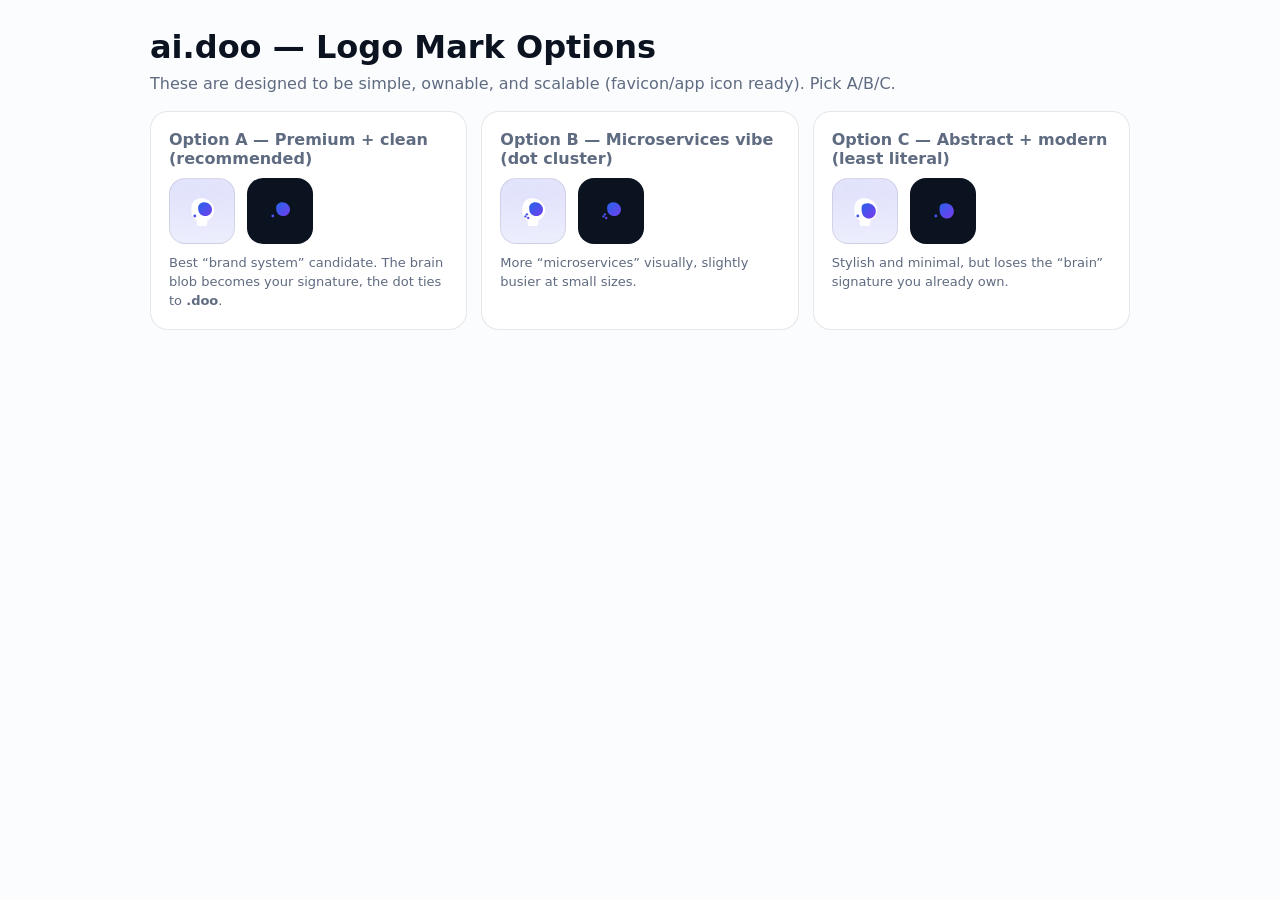
<file: logo-preview.html>
<!doctype html>
<html lang="en">
<head>
  <meta charset="utf-8" />
  <meta name="viewport" content="width=device-width,initial-scale=1" />
  <title>ai.doo Logo Preview</title>
  <style>
    body{font-family:system-ui,-apple-system,Segoe UI,Roboto,Arial,sans-serif;margin:0;background:#fbfcfe;color:#0b1220}
    .wrap{max-width:980px;margin:0 auto;padding:28px}
    h1{margin:0 0 8px}
    p{margin:0 0 18px;color:#5f6b80}
    .grid{display:grid;grid-template-columns:repeat(3,1fr);gap:14px}
    .card{background:#fff;border:1px solid rgba(15,23,42,.10);border-radius:18px;padding:18px}
    .label{font-weight:800;margin:0 0 10px}
    .row{display:flex;gap:12px;align-items:center;flex-wrap:wrap}
    .box{width:64px;height:64px;border-radius:16px;display:grid;place-items:center;border:1px solid rgba(15,23,42,.10);background:
      radial-gradient(600px 220px at 20% 15%, rgba(37,99,235,.10), transparent 55%),
      radial-gradient(600px 220px at 85% 20%, rgba(124,58,237,.08), transparent 58%),
      #fff;
    }
    .box.dark{background:#0b1220}
    .note{font-size:13px;color:#5f6b80;margin-top:10px;line-height:1.45}
    code{font-size:12px}
    @media (max-width: 900px){.grid{grid-template-columns:1fr}}
  </style>
</head>
<body>
  <div class="wrap">
    <h1>ai.doo — Logo Mark Options</h1>
    <p>These are designed to be simple, ownable, and scalable (favicon/app icon ready). Pick A/B/C.</p>

    <div class="grid">
      <!-- Option A -->
      <div class="card">
        <p class="label">Option A — Premium + clean (recommended)</p>
        <div class="row">
          <div class="box">
            <!-- Light -->
            <svg width="34" height="34" viewBox="0 0 64 64" fill="none" aria-hidden="true">
              <path d="M30 8c-10 0-18 8-18 18v8c0 8 4 13 10 16v6c0 2 2 4 4 4h12c2 0 4-2 4-4v-7c8-3 13-10 13-19C55 18 44 8 30 8z" fill="#ffffff"/>
              <path d="M24.7 26.2c0-6.2 5.1-10.6 11.5-10.6 8.2 0 14.6 6.3 14.6 13.6 0 5.1-2.5 9.1-7.3 11.3-3.2 1.4-7.4 1.4-10.6 0-5.5-2.4-8.2-6.9-8.2-14.3z" fill="url(#aBrain)"/>
              <circle cx="18.5" cy="41.5" r="2.7" fill="url(#aDot)"/>
              <defs>
                <linearGradient id="aBrain" x1="24" y1="18" x2="52" y2="46" gradientUnits="userSpaceOnUse">
                  <stop stop-color="#2563eb"/><stop offset="1" stop-color="#7c3aed"/>
                </linearGradient>
                <linearGradient id="aDot" x1="16" y1="39" x2="22" y2="45" gradientUnits="userSpaceOnUse">
                  <stop stop-color="#2563eb"/><stop offset="1" stop-color="#7c3aed"/>
                </linearGradient>
              </defs>
            </svg>
          </div>

          <div class="box dark">
            <!-- Dark (invert head fill) -->
            <svg width="34" height="34" viewBox="0 0 64 64" fill="none" aria-hidden="true">
              <path d="M30 8c-10 0-18 8-18 18v8c0 8 4 13 10 16v6c0 2 2 4 4 4h12c2 0 4-2 4-4v-7c8-3 13-10 13-19C55 18 44 8 30 8z" fill="#0b1220"/>
              <path d="M24.7 26.2c0-6.2 5.1-10.6 11.5-10.6 8.2 0 14.6 6.3 14.6 13.6 0 5.1-2.5 9.1-7.3 11.3-3.2 1.4-7.4 1.4-10.6 0-5.5-2.4-8.2-6.9-8.2-14.3z" fill="url(#aBrain2)"/>
              <circle cx="18.5" cy="41.5" r="2.7" fill="url(#aDot2)"/>
              <defs>
                <linearGradient id="aBrain2" x1="24" y1="18" x2="52" y2="46" gradientUnits="userSpaceOnUse">
                  <stop stop-color="#2563eb"/><stop offset="1" stop-color="#7c3aed"/>
                </linearGradient>
                <linearGradient id="aDot2" x1="16" y1="39" x2="22" y2="45" gradientUnits="userSpaceOnUse">
                  <stop stop-color="#2563eb"/><stop offset="1" stop-color="#7c3aed"/>
                </linearGradient>
              </defs>
            </svg>
          </div>
        </div>
        <div class="note">
          Best “brand system” candidate. The brain blob becomes your signature, the dot ties to <strong>.doo</strong>.
        </div>
      </div>

      <!-- Option B -->
      <div class="card">
        <p class="label">Option B — Microservices vibe (dot cluster)</p>
        <div class="row">
          <div class="box">
            <svg width="34" height="34" viewBox="0 0 64 64" fill="none" aria-hidden="true">
              <path d="M30 8c-10 0-18 8-18 18v8c0 8 4 13 10 16v6c0 2 2 4 4 4h12c2 0 4-2 4-4v-7c8-3 13-10 13-19C55 18 44 8 30 8z" fill="#ffffff"/>
              <path d="M24.7 26.2c0-6.2 5.1-10.6 11.5-10.6 8.2 0 14.6 6.3 14.6 13.6 0 5.1-2.5 9.1-7.3 11.3-3.2 1.4-7.4 1.4-10.6 0-5.5-2.4-8.2-6.9-8.2-14.3z" fill="url(#bBrain)"/>
              <circle cx="17.8" cy="42.2" r="2.2" fill="url(#bG)"/>
              <circle cx="23.0" cy="45.2" r="2.2" fill="url(#bG)"/>
              <circle cx="20.5" cy="38.3" r="2.2" fill="url(#bG)"/>
              <defs>
                <linearGradient id="bBrain" x1="24" y1="18" x2="52" y2="46" gradientUnits="userSpaceOnUse">
                  <stop stop-color="#2563eb"/><stop offset="1" stop-color="#7c3aed"/>
                </linearGradient>
                <linearGradient id="bG" x1="14" y1="36" x2="26" y2="48" gradientUnits="userSpaceOnUse">
                  <stop stop-color="#2563eb"/><stop offset="1" stop-color="#7c3aed"/>
                </linearGradient>
              </defs>
            </svg>
          </div>
          <div class="box dark">
            <svg width="34" height="34" viewBox="0 0 64 64" fill="none" aria-hidden="true">
              <path d="M30 8c-10 0-18 8-18 18v8c0 8 4 13 10 16v6c0 2 2 4 4 4h12c2 0 4-2 4-4v-7c8-3 13-10 13-19C55 18 44 8 30 8z" fill="#0b1220"/>
              <path d="M24.7 26.2c0-6.2 5.1-10.6 11.5-10.6 8.2 0 14.6 6.3 14.6 13.6 0 5.1-2.5 9.1-7.3 11.3-3.2 1.4-7.4 1.4-10.6 0-5.5-2.4-8.2-6.9-8.2-14.3z" fill="url(#bBrain2)"/>
              <circle cx="17.8" cy="42.2" r="2.2" fill="url(#bG2)"/>
              <circle cx="23.0" cy="45.2" r="2.2" fill="url(#bG2)"/>
              <circle cx="20.5" cy="38.3" r="2.2" fill="url(#bG2)"/>
              <defs>
                <linearGradient id="bBrain2" x1="24" y1="18" x2="52" y2="46" gradientUnits="userSpaceOnUse">
                  <stop stop-color="#2563eb"/><stop offset="1" stop-color="#7c3aed"/>
                </linearGradient>
                <linearGradient id="bG2" x1="14" y1="36" x2="26" y2="48" gradientUnits="userSpaceOnUse">
                  <stop stop-color="#2563eb"/><stop offset="1" stop-color="#7c3aed"/>
                </linearGradient>
              </defs>
            </svg>
          </div>
        </div>
        <div class="note">More “microservices” visually, slightly busier at small sizes.</div>
      </div>

      <!-- Option C -->
      <div class="card">
        <p class="label">Option C — Abstract + modern (least literal)</p>
        <div class="row">
          <div class="box">
            <svg width="34" height="34" viewBox="0 0 64 64" fill="none" aria-hidden="true">
              <path d="M30 8c-10 0-18 8-18 18v8c0 8 4 13 10 16v6c0 2 2 4 4 4h12c2 0 4-2 4-4v-7c8-3 13-10 13-19C55 18 44 8 30 8z" fill="#ffffff"/>
              <path d="M26 22c7-8 23-5 26 7 2 9-4 16-11 17-8 1-18-5-15-24z" fill="url(#cG)"/>
              <circle cx="18.5" cy="41.5" r="2.7" fill="url(#cG)"/>
              <defs>
                <linearGradient id="cG" x1="22" y1="18" x2="52" y2="46" gradientUnits="userSpaceOnUse">
                  <stop stop-color="#2563eb"/><stop offset="1" stop-color="#7c3aed"/>
                </linearGradient>
              </defs>
            </svg>
          </div>
          <div class="box dark">
            <svg width="34" height="34" viewBox="0 0 64 64" fill="none" aria-hidden="true">
              <path d="M30 8c-10 0-18 8-18 18v8c0 8 4 13 10 16v6c0 2 2 4 4 4h12c2 0 4-2 4-4v-7c8-3 13-10 13-19C55 18 44 8 30 8z" fill="#0b1220"/>
              <path d="M26 22c7-8 23-5 26 7 2 9-4 16-11 17-8 1-18-5-15-24z" fill="url(#cG2)"/>
              <circle cx="18.5" cy="41.5" r="2.7" fill="url(#cG2)"/>
              <defs>
                <linearGradient id="cG2" x1="22" y1="18" x2="52" y2="46" gradientUnits="userSpaceOnUse">
                  <stop stop-color="#2563eb"/><stop offset="1" stop-color="#7c3aed"/>
                </linearGradient>
              </defs>
            </svg>
          </div>
        </div>
        <div class="note">Stylish and minimal, but loses the “brain” signature you already own.</div>
      </div>
    </div>
  </div>
</body>
</html>
</file>
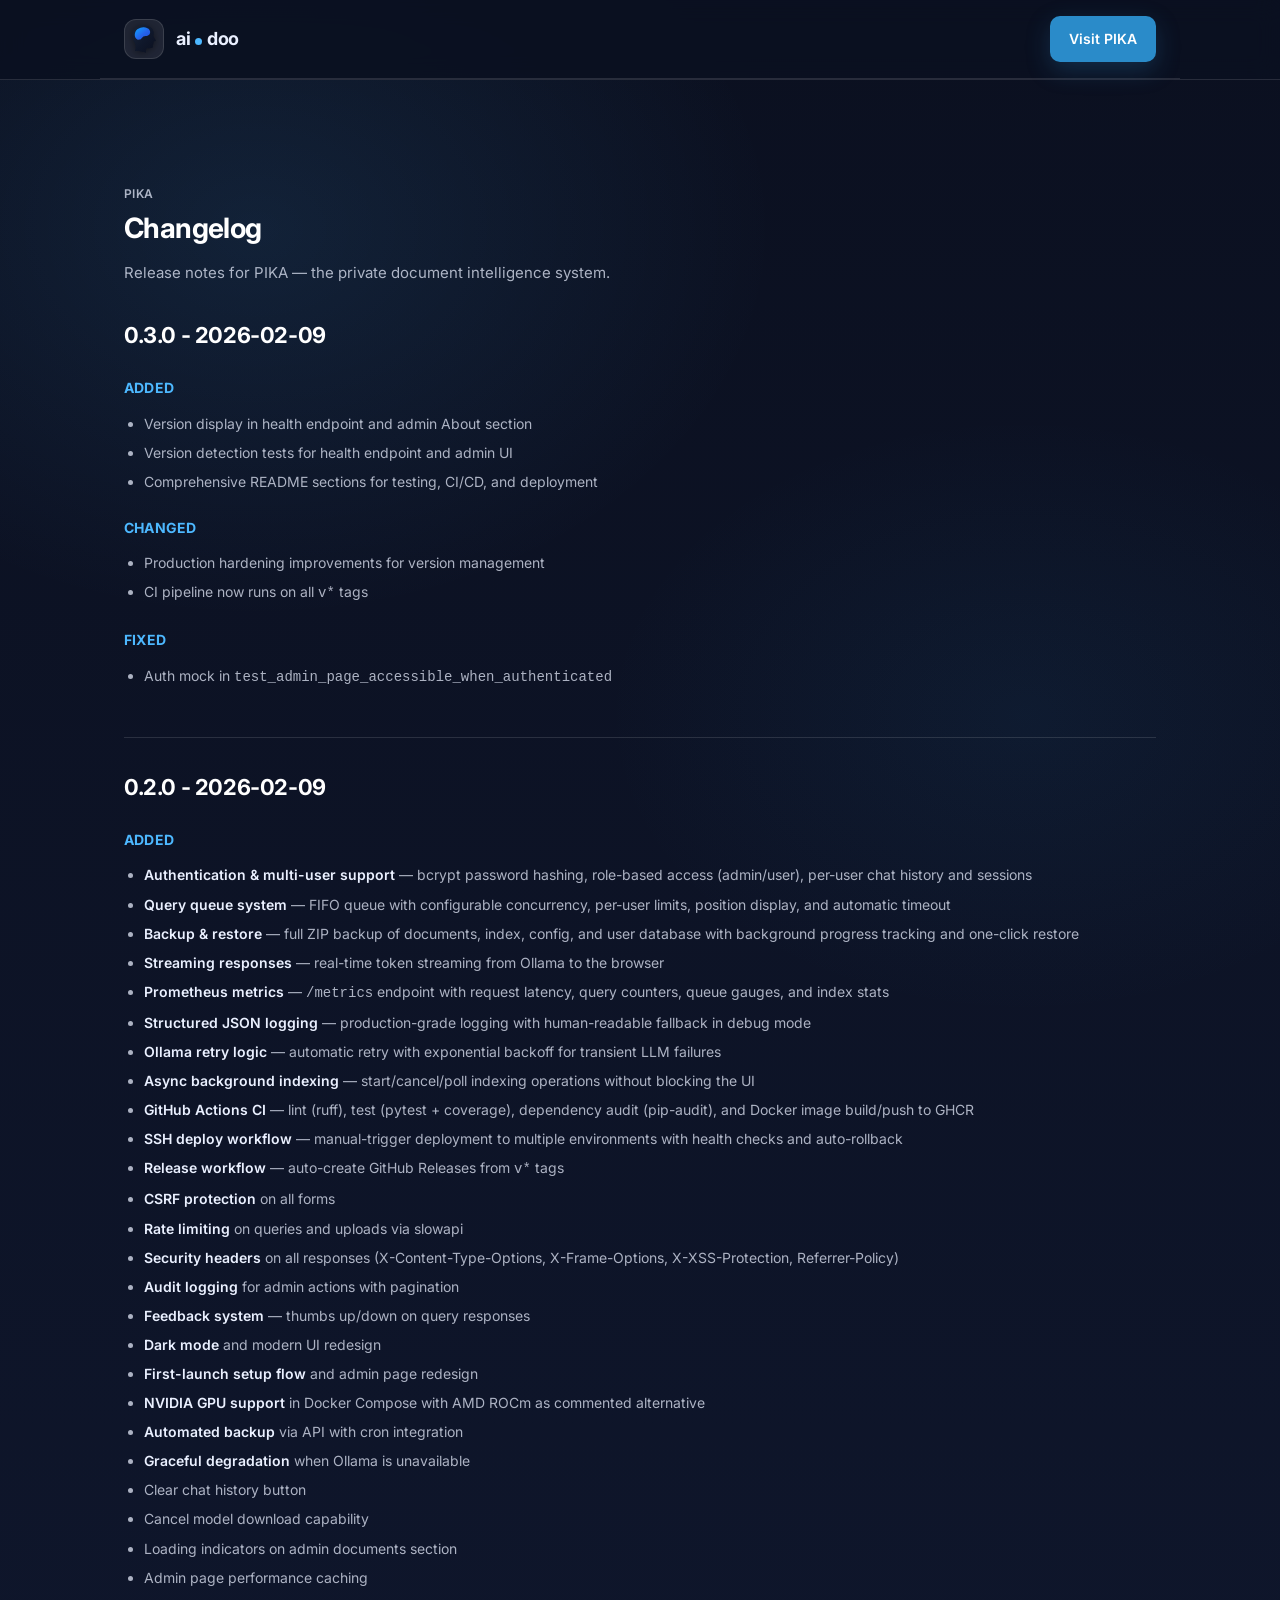
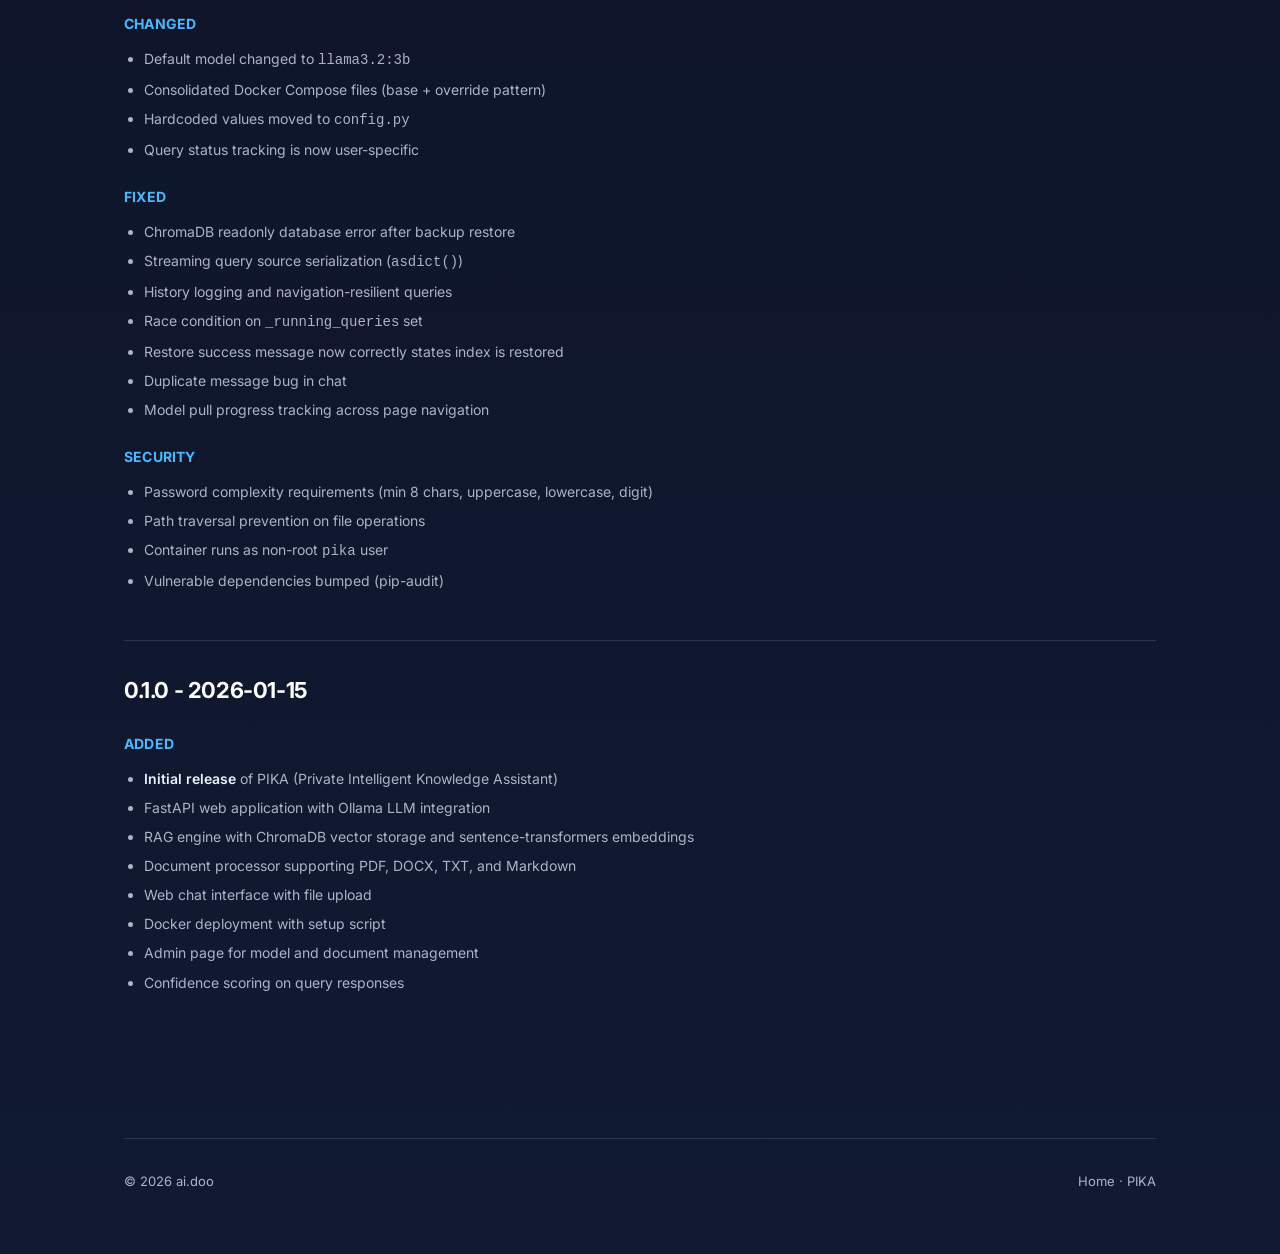
<file: pika/changelog.html>
<!doctype html>
<html lang="en">
<head>
  <meta charset="utf-8" />
  <meta name="viewport" content="width=device-width,initial-scale=1" />
  <title>PIKA Changelog — ai.doo</title>
  <meta name="description" content="Release notes and changelog for PIKA, the private document intelligence system by ai.doo." />
  <link rel="canonical" href="https://aidoo.biz/pika/changelog">
  <meta name="author" content="ai.doo">

  <!-- Open Graph -->
  <meta property="og:type" content="website">
  <meta property="og:title" content="PIKA Changelog — ai.doo">
  <meta property="og:description" content="Release notes and changelog for PIKA, the private document intelligence system.">
  <meta property="og:url" content="https://aidoo.biz/pika/changelog">
  <meta property="og:site_name" content="ai.doo">
  <meta property="og:image" content="https://aidoo.biz/og-image.png">

  <link rel="preconnect" href="https://fonts.googleapis.com">
  <link rel="preconnect" href="https://fonts.gstatic.com" crossorigin>
  <link href="https://fonts.googleapis.com/css2?family=Inter:wght@400;600;700&display=swap" rel="stylesheet">
  <link rel="icon" href="../favicon.svg" type="image/svg+xml" sizes="any">
  <meta name="theme-color" content="#0b1020">

  <style>
    :root{
      --bg0:#0b1020;
      --bg1:#111a33;
      --ink:#eaf0ff;
      --muted:rgba(234,240,255,0.72);
      --accent:#2a8bc9;
      --accent2:#4db8ff;
      --card:rgba(255,255,255,0.06);
      --card2:rgba(255,255,255,0.09);
      --stroke:rgba(255,255,255,0.12);
      --radius:16px;
      --max:1080px;
      --shadow:0 16px 48px rgba(0,0,0,.30);
    }

    *{box-sizing:border-box}
    html{scroll-behavior:smooth}
    body{
      margin:0;
      font-family:Inter,system-ui,-apple-system,Segoe UI,Roboto,Arial,sans-serif;
      color:var(--ink);
      background:
        radial-gradient(800px 600px at 20% 8%, rgba(77,184,255,.10), transparent 65%),
        radial-gradient(700px 500px at 80% 25%, rgba(42,139,201,.07), transparent 60%),
        linear-gradient(180deg, var(--bg0), var(--bg1));
      line-height:1.6;
      min-height:100vh;
    }
    a{color:inherit;text-decoration:none}
    .wrap{max-width:var(--max);margin:0 auto;padding:24px}

    /* Header */
    header{
      position:sticky;top:0;z-index:50;
      background:rgba(11,16,32,.88);
      backdrop-filter:blur(12px);
      border-bottom:1px solid var(--stroke);
    }
    .nav{
      max-width:var(--max);
      margin:0 auto;
      padding:16px 24px;
      display:flex;
      align-items:center;
      justify-content:space-between;
      gap:16px;
    }
    .brand{
      display:flex;
      align-items:center;
      gap:12px;
      font-weight:700;
      letter-spacing:.2px;
    }
    .logoMark{
      width:40px;height:40px;border-radius:12px;
      display:grid;place-items:center;
      background:var(--card2);
      border:1px solid var(--stroke);
      overflow:hidden;
    }
    .logoMark img{
      width:34px;height:34px;display:block;
      filter:drop-shadow(0 1px 3px rgba(0,0,0,.45));
    }
    .wordmark{
      display:inline-flex;
      align-items:baseline;
      font-weight:700;
      letter-spacing:-0.5px;
      font-size:18px;
      line-height:1;
    }
    .wm-ai,.wm-doo{color:var(--ink)}
    .wm-dot{
      width:7px;height:7px;border-radius:999px;
      margin:0 5px 3px 5px;
      background:var(--accent2);
      display:inline-block;
    }

    nav{
      display:flex;gap:20px;align-items:center;
      color:var(--muted);
      font-weight:400;
      font-size:14px;
    }
    nav a{
      position:relative;
      padding:8px 2px;
      color:var(--muted);
      transition:color .15s ease;
    }
    nav a:hover{color:var(--ink)}
    nav a::after{
      content:"";
      position:absolute;
      left:0;right:0;bottom:3px;
      height:1.5px;
      background:var(--accent2);
      transform:scaleX(0);
      transform-origin:left;
      transition:transform .15s ease;
      border-radius:999px;
      opacity:.9;
    }
    nav a:hover::after{transform:scaleX(1)}

    .btn{
      display:inline-flex;align-items:center;justify-content:center;gap:10px;
      padding:11px 18px;
      border-radius:10px;
      border:1px solid var(--stroke);
      background:var(--card);
      color:var(--ink);
      font-weight:600;
      font-size:14px;
      cursor:pointer;
      transition:transform .16s ease-out, box-shadow .16s ease-out, border-color .16s ease-out;
      white-space:nowrap;
    }
    .btn:hover{
      transform:translateY(-1px);
      border-color:rgba(42,139,201,.30);
      box-shadow:0 6px 20px rgba(0,0,0,.25);
    }
    .btn.primary{
      border-color:transparent;
      color:#fff;
      background:var(--accent);
      box-shadow:0 8px 24px rgba(42,139,201,.25);
    }
    .btn.primary:hover{box-shadow:0 12px 32px rgba(42,139,201,.35)}

    .navRight{display:flex;align-items:center;gap:10px}

    /* Page heading */
    .pageHeader{
      padding:80px 0 32px;
    }
    .kicker{
      margin:0 0 8px;
      color:var(--muted);
      font-size:12px;
      letter-spacing:.3px;
      text-transform:uppercase;
      font-weight:600;
    }
    .h2{
      margin:0 0 16px;
      font-size:28px;
      letter-spacing:-.6px;
      line-height:1.2;
      font-weight:700;
      color:#fff;
    }
    .lead{
      margin:0;
      color:var(--muted);
      max-width:60ch;
      font-size:15px;
      line-height:1.65;
    }

    /* Changelog content */
    .changelog{
      padding:0 0 80px;
    }
    /* Rendered markdown */
    .changelog-body h2{
      margin:48px 0 16px;
      padding-top:32px;
      border-top:1px solid var(--stroke);
      font-size:22px;
      letter-spacing:-.4px;
      font-weight:700;
      color:#fff;
    }
    .changelog-body h2:first-child{
      margin-top:0;
      padding-top:0;
      border-top:none;
    }
    .changelog-body h3{
      margin:24px 0 12px;
      font-size:14px;
      font-weight:700;
      color:var(--accent2);
      letter-spacing:.2px;
      text-transform:uppercase;
    }
    .changelog-body ul{
      margin:0 0 16px;
      padding-left:20px;
    }
    .changelog-body li{
      margin:6px 0;
      color:var(--muted);
      font-size:14px;
      line-height:1.65;
    }
    .changelog-body li strong{
      color:var(--ink);
      font-weight:600;
    }
    .changelog-body p{
      margin:8px 0;
      color:var(--muted);
      font-size:14px;
      line-height:1.65;
    }
    .changelog-body a{
      color:var(--accent2);
      text-decoration:underline;
      text-underline-offset:2px;
    }
    .changelog-body a:hover{color:var(--ink)}

    /* Footer */
    footer{
      border-top:1px solid var(--stroke);
      padding:32px 0 48px;
      color:var(--muted);
      margin-top:48px;
    }
    .footerInner{
      display:flex;
      justify-content:space-between;
      align-items:center;
      gap:16px;
      flex-wrap:wrap;
      font-size:13px;
    }
    .footerInner a{color:var(--muted)}
    .footerInner a:hover{color:var(--ink)}

    .menuBtn{
      display:none;
      padding:10px 12px;border-radius:10px;
      border:1px solid var(--stroke);
      background:var(--card2);
      font-weight:600;
      color:var(--ink);
      cursor:pointer;
      font-family:inherit;
      font-size:14px;
    }
    .mobileNav{
      overflow:hidden;
      max-height:0;
      border-top:1px solid var(--stroke);
      max-width:var(--max);
      margin:0 auto;
      transition:max-height .25s ease-out;
    }
    .mobileNav.open{max-height:320px}
    .mobileNav a{
      display:block;
      padding:12px 24px;
      color:var(--muted);
      font-weight:400;
      border-bottom:1px solid var(--stroke);
    }
    .mobileNav a:last-child{border-bottom:none}

    @media (max-width: 920px){
      .wrap{padding:20px}
      nav{display:none}
      .menuBtn{display:inline-flex}
    }
    @media (prefers-reduced-motion:reduce){
      *,*::before,*::after{
        transition-duration:0.01ms !important;
        animation-duration:0.01ms !important;
      }
    }
  </style>
  <script defer src="https://analytics.aidoo.biz/script.js" data-website-id="bc0dc6af-ac24-4d29-ab68-3b19be32c468"></script>
</head>

<body>
<header>
  <div class="nav">
    <a class="brand" href="https://aidoo.biz/" aria-label="ai.doo home">
      <span class="logoMark" aria-hidden="true" title="ai.doo">
        <img src="../favicon.svg" alt="" />
      </span>
      <span class="wordmark" aria-label="ai.doo">
        <span class="wm-ai">ai</span><span class="wm-dot" aria-hidden="true"></span><span class="wm-doo">doo</span>
      </span>
    </a>

    <div class="navRight">
      <button class="menuBtn" id="menuBtn" aria-expanded="false" aria-controls="mobileNav">Menu</button>
      <a class="btn primary" href="./">Visit PIKA</a>
    </div>
  </div>

  <div class="mobileNav" id="mobileNav">
    <a href="https://aidoo.biz/">Home</a>
    <a href="https://aidoo.biz/#what">What we do</a>
    <a href="https://aidoo.biz/#pricing">Pricing</a>
    <a href="./">PIKA</a>
  </div>
</header>

<main class="wrap">

  <section class="pageHeader">
    <p class="kicker">PIKA</p>
    <h1 class="h2">Changelog</h1>
    <p class="lead">Release notes for PIKA — the private document intelligence system.</p>
  </section>

  <section class="changelog">
    <div class="changelog-body">
      <!-- CHANGELOG_START -->
      <h2>0.3.0 - 2026-02-09</h2>
      <h3>Added</h3>
      <ul>
      <li>Version display in health endpoint and admin About section</li>
      <li>Version detection tests for health endpoint and admin UI</li>
      <li>Comprehensive README sections for testing, CI/CD, and deployment</li>
      </ul>
      <h3>Changed</h3>
      <ul>
      <li>Production hardening improvements for version management</li>
      <li>CI pipeline now runs on all <code>v*</code> tags</li>
      </ul>
      <h3>Fixed</h3>
      <ul>
      <li>Auth mock in <code>test_admin_page_accessible_when_authenticated</code></li>
      </ul>
      <h2>0.2.0 - 2026-02-09</h2>
      <h3>Added</h3>
      <ul>
      <li><strong>Authentication &amp; multi-user support</strong> — bcrypt password hashing, role-based access (admin/user), per-user chat history and sessions</li>
      <li><strong>Query queue system</strong> — FIFO queue with configurable concurrency, per-user limits, position display, and automatic timeout</li>
      <li><strong>Backup &amp; restore</strong> — full ZIP backup of documents, index, config, and user database with background progress tracking and one-click restore</li>
      <li><strong>Streaming responses</strong> — real-time token streaming from Ollama to the browser</li>
      <li><strong>Prometheus metrics</strong> — <code>/metrics</code> endpoint with request latency, query counters, queue gauges, and index stats</li>
      <li><strong>Structured JSON logging</strong> — production-grade logging with human-readable fallback in debug mode</li>
      <li><strong>Ollama retry logic</strong> — automatic retry with exponential backoff for transient LLM failures</li>
      <li><strong>Async background indexing</strong> — start/cancel/poll indexing operations without blocking the UI</li>
      <li><strong>GitHub Actions CI</strong> — lint (ruff), test (pytest + coverage), dependency audit (pip-audit), and Docker image build/push to GHCR</li>
      <li><strong>SSH deploy workflow</strong> — manual-trigger deployment to multiple environments with health checks and auto-rollback</li>
      <li><strong>Release workflow</strong> — auto-create GitHub Releases from <code>v*</code> tags</li>
      <li><strong>CSRF protection</strong> on all forms</li>
      <li><strong>Rate limiting</strong> on queries and uploads via slowapi</li>
      <li><strong>Security headers</strong> on all responses (X-Content-Type-Options, X-Frame-Options, X-XSS-Protection, Referrer-Policy)</li>
      <li><strong>Audit logging</strong> for admin actions with pagination</li>
      <li><strong>Feedback system</strong> — thumbs up/down on query responses</li>
      <li><strong>Dark mode</strong> and modern UI redesign</li>
      <li><strong>First-launch setup flow</strong> and admin page redesign</li>
      <li><strong>NVIDIA GPU support</strong> in Docker Compose with AMD ROCm as commented alternative</li>
      <li><strong>Automated backup</strong> via API with cron integration</li>
      <li><strong>Graceful degradation</strong> when Ollama is unavailable</li>
      <li>Clear chat history button</li>
      <li>Cancel model download capability</li>
      <li>Loading indicators on admin documents section</li>
      <li>Admin page performance caching</li>
      </ul>
      <h3>Changed</h3>
      <ul>
      <li>Default model changed to <code>llama3.2:3b</code></li>
      <li>Consolidated Docker Compose files (base + override pattern)</li>
      <li>Hardcoded values moved to <code>config.py</code></li>
      <li>Query status tracking is now user-specific</li>
      </ul>
      <h3>Fixed</h3>
      <ul>
      <li>ChromaDB readonly database error after backup restore</li>
      <li>Streaming query source serialization (<code>asdict()</code>)</li>
      <li>History logging and navigation-resilient queries</li>
      <li>Race condition on <code>_running_queries</code> set</li>
      <li>Restore success message now correctly states index is restored</li>
      <li>Duplicate message bug in chat</li>
      <li>Model pull progress tracking across page navigation</li>
      </ul>
      <h3>Security</h3>
      <ul>
      <li>Password complexity requirements (min 8 chars, uppercase, lowercase, digit)</li>
      <li>Path traversal prevention on file operations</li>
      <li>Container runs as non-root <code>pika</code> user</li>
      <li>Vulnerable dependencies bumped (pip-audit)</li>
      </ul>
      <h2>0.1.0 - 2026-01-15</h2>
      <h3>Added</h3>
      <ul>
      <li><strong>Initial release</strong> of PIKA (Private Intelligent Knowledge Assistant)</li>
      <li>FastAPI web application with Ollama LLM integration</li>
      <li>RAG engine with ChromaDB vector storage and sentence-transformers embeddings</li>
      <li>Document processor supporting PDF, DOCX, TXT, and Markdown</li>
      <li>Web chat interface with file upload</li>
      <li>Docker deployment with setup script</li>
      <li>Admin page for model and document management</li>
      <li>Confidence scoring on query responses</li>
      </ul>
      <!-- CHANGELOG_END -->
    </div>
  </section>

  <footer>
    <div class="footerInner">
      <span>&copy; <span id="year"></span> ai.doo</span>
      <span>
        <a href="https://aidoo.biz/">Home</a> &middot;
        <a href="./">PIKA</a>
      </span>
    </div>
  </footer>

</main>

<script>
  document.getElementById("year").textContent = new Date().getFullYear();

  const menuBtn = document.getElementById("menuBtn");
  const mobileNav = document.getElementById("mobileNav");

  menuBtn?.addEventListener("click", () => {
    const isOpen = mobileNav.classList.toggle("open");
    menuBtn.setAttribute("aria-expanded", String(isOpen));
  });

  mobileNav?.querySelectorAll("a").forEach(a => a.addEventListener("click", () => {
    mobileNav.classList.remove("open");
    menuBtn.setAttribute("aria-expanded", "false");
  }));
</script>
</body>
</html>
</file>
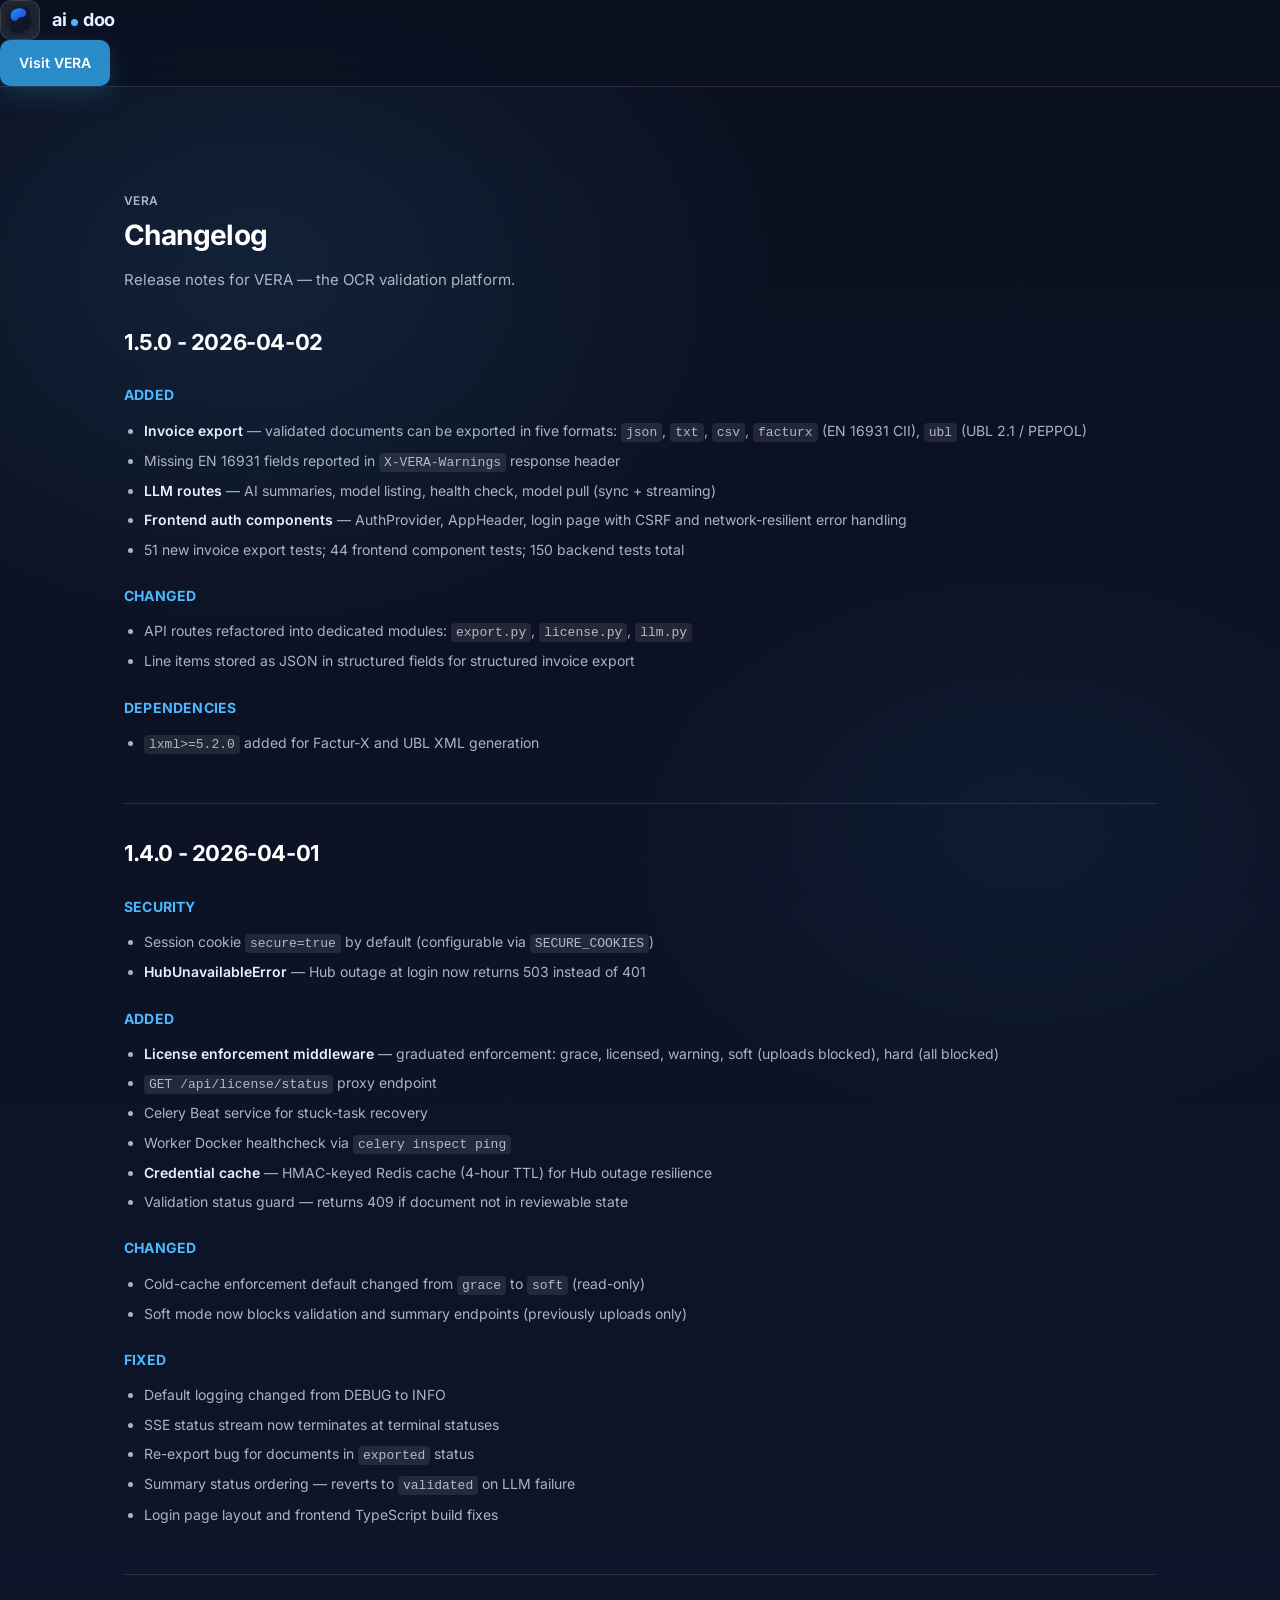
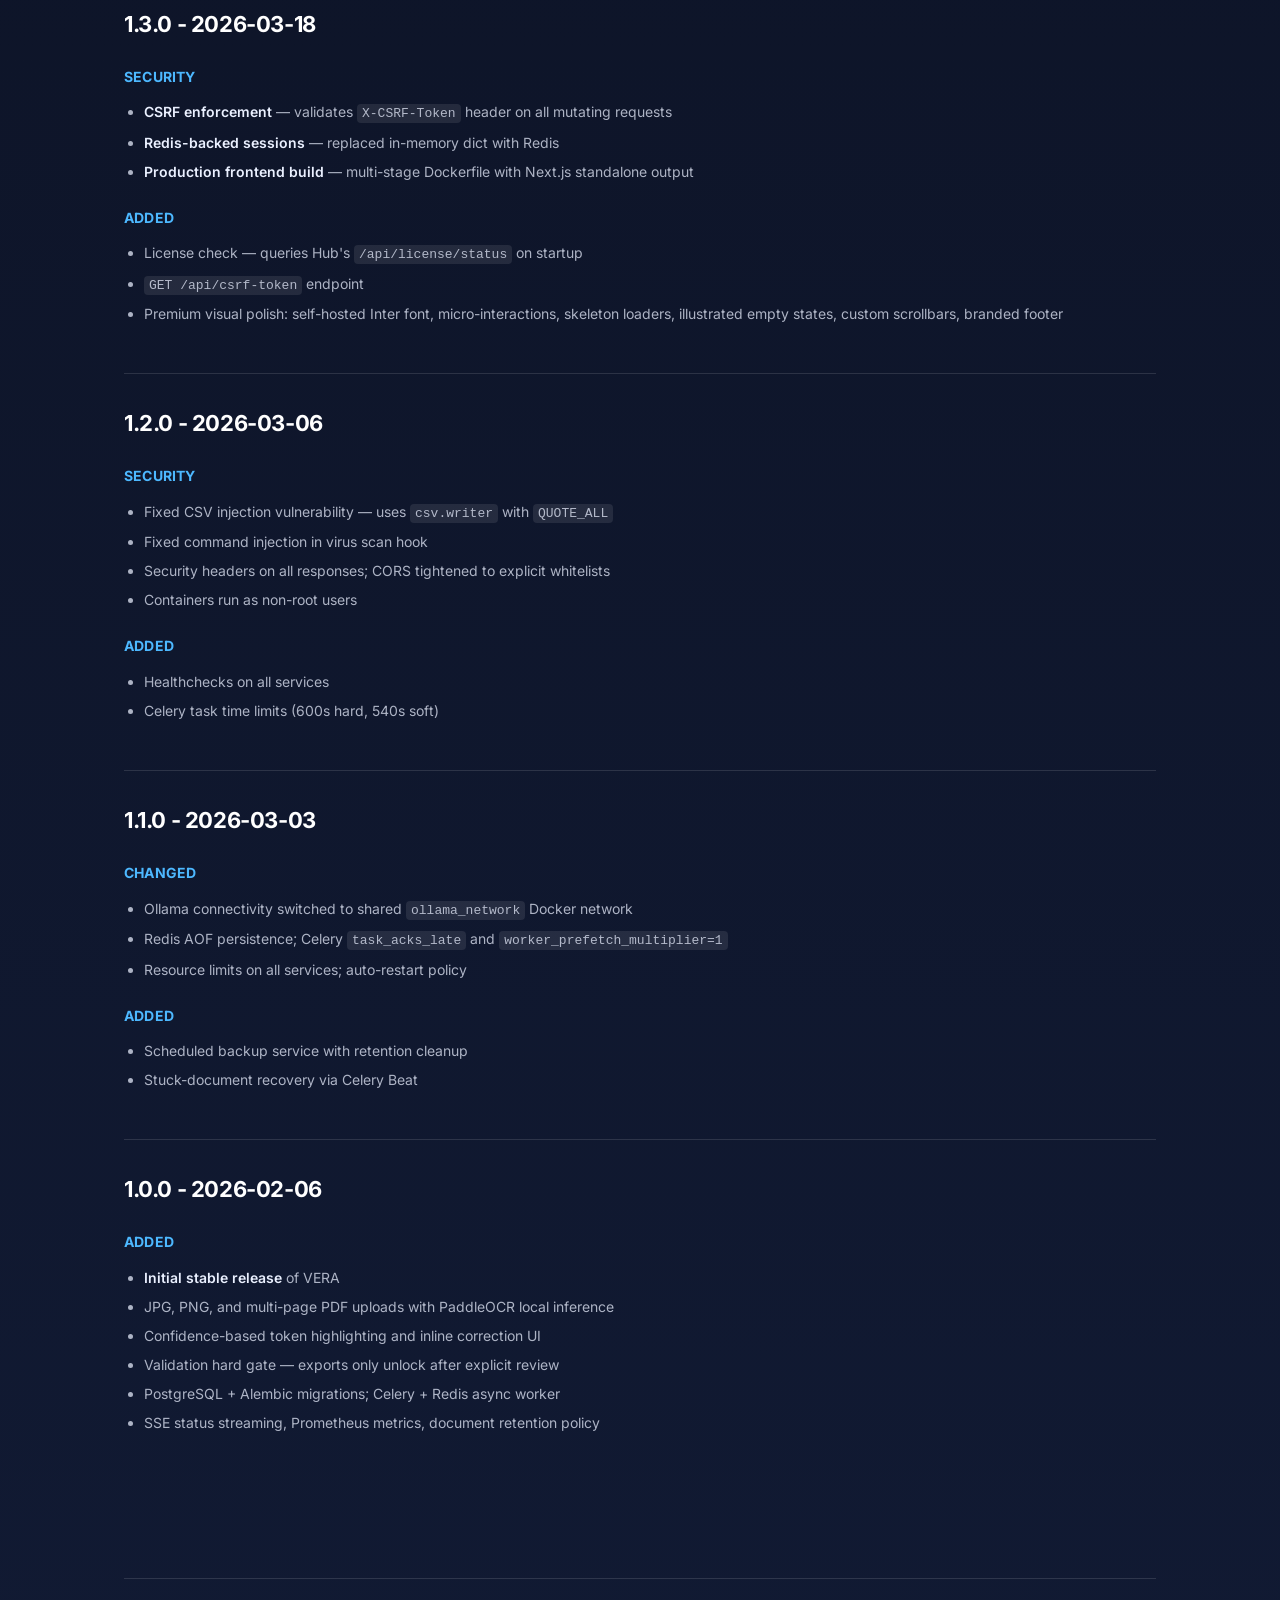
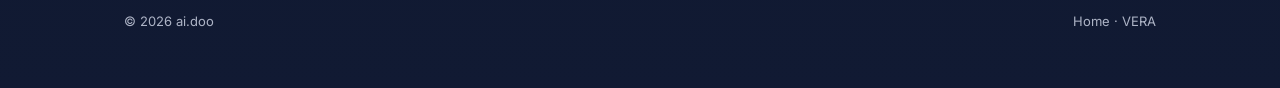
<file: vera/changelog.html>
<!doctype html>
<html lang="en">
<head>
  <meta charset="utf-8" />
  <meta name="viewport" content="width=device-width,initial-scale=1" />
  <title>VERA Changelog — ai.doo</title>
  <meta name="description" content="Release notes and changelog for VERA, the OCR validation platform by ai.doo." />
  <link rel="canonical" href="https://aidoo.biz/vera/changelog">
  <meta name="author" content="ai.doo">

  <!-- Open Graph -->
  <meta property="og:type" content="website">
  <meta property="og:title" content="VERA Changelog — ai.doo">
  <meta property="og:description" content="Release notes and changelog for VERA, the OCR validation platform.">
  <meta property="og:url" content="https://aidoo.biz/vera/changelog">
  <meta property="og:site_name" content="ai.doo">
  <meta property="og:image" content="https://aidoo.biz/og-image.png">

  <link rel="icon" href="../favicon.svg" type="image/svg+xml" sizes="any">
  <meta name="theme-color" content="#0b1020">

  <link rel="stylesheet" href="../style.css">
  <style>
    /* Page heading */
    .pageHeader{
      padding:80px 0 32px;
    }
    .kicker{
      margin:0 0 8px;
      color:var(--muted);
      font-size:12px;
      letter-spacing:.3px;
      text-transform:uppercase;
      font-weight:600;
    }
    .h2{
      margin:0 0 16px;
      font-size:28px;
      letter-spacing:-.6px;
      line-height:1.2;
      font-weight:700;
      color:#fff;
    }
    .lead{
      margin:0;
      color:var(--muted);
      max-width:60ch;
      font-size:15px;
      line-height:1.65;
    }

    /* Changelog content */
    .changelog{
      padding:0 0 80px;
    }
    .changelog-body h2{
      margin:48px 0 16px;
      padding-top:32px;
      border-top:1px solid var(--stroke);
      font-size:22px;
      letter-spacing:-.4px;
      font-weight:700;
      color:#fff;
    }
    .changelog-body h2:first-child{
      margin-top:0;
      padding-top:0;
      border-top:none;
    }
    .changelog-body h3{
      margin:24px 0 12px;
      font-size:14px;
      font-weight:700;
      color:var(--accent2);
      letter-spacing:.2px;
      text-transform:uppercase;
    }
    .changelog-body ul{
      margin:0 0 16px;
      padding-left:20px;
    }
    .changelog-body li{
      margin:6px 0;
      color:var(--muted);
      font-size:14px;
      line-height:1.65;
    }
    .changelog-body li strong{
      color:var(--ink);
      font-weight:600;
    }
    .changelog-body p{
      margin:8px 0;
      color:var(--muted);
      font-size:14px;
      line-height:1.65;
    }
    .changelog-body a{
      color:var(--accent2);
      text-decoration:underline;
      text-underline-offset:2px;
    }
    .changelog-body a:hover{color:var(--ink)}
    .changelog-body code{
      background:var(--card2);
      padding:2px 5px;
      border-radius:4px;
      font-size:13px;
    }

    /* Footer */
    .clFooter{
      border-top:1px solid var(--stroke);
      padding:32px 0 48px;
      color:var(--muted);
      margin-top:48px;
    }
    .footerInner{
      display:flex;
      justify-content:space-between;
      align-items:center;
      gap:16px;
      flex-wrap:wrap;
      font-size:13px;
    }
    .footerInner a{color:var(--muted)}
    .footerInner a:hover{color:var(--ink)}
  </style>
  <script defer src="https://analytics.aidoo.biz/script.js" data-website-id="bc0dc6af-ac24-4d29-ab68-3b19be32c468"></script>
</head>

<body>
<header>
  <div class="headerInner">
    <a class="brand" href="https://aidoo.biz/" aria-label="ai.doo home">
      <span class="logoMark" aria-hidden="true" title="ai.doo">
        <img src="../favicon.svg" alt="" />
      </span>
      <span class="wordmark" aria-label="ai.doo">
        <span class="wm-ai">ai</span><span class="wm-dot" aria-hidden="true"></span><span class="wm-doo">doo</span>
      </span>
    </a>

    <div class="navRight">
      <a class="btn primary" href="./">Visit VERA</a>
    </div>
  </div>
</header>

<main class="wrap">

  <section class="pageHeader">
    <p class="kicker">VERA</p>
    <h1 class="h2">Changelog</h1>
    <p class="lead">Release notes for VERA — the OCR validation platform.</p>
  </section>

  <section class="changelog">
    <div class="changelog-body">
      <!-- CHANGELOG_START -->
      <h2>1.5.0 - 2026-04-02</h2>
      <h3>Added</h3>
      <ul>
      <li><strong>Invoice export</strong> — validated documents can be exported in five formats: <code>json</code>, <code>txt</code>, <code>csv</code>, <code>facturx</code> (EN 16931 CII), <code>ubl</code> (UBL 2.1 / PEPPOL)</li>
      <li>Missing EN 16931 fields reported in <code>X-VERA-Warnings</code> response header</li>
      <li><strong>LLM routes</strong> — AI summaries, model listing, health check, model pull (sync + streaming)</li>
      <li><strong>Frontend auth components</strong> — AuthProvider, AppHeader, login page with CSRF and network-resilient error handling</li>
      <li>51 new invoice export tests; 44 frontend component tests; 150 backend tests total</li>
      </ul>
      <h3>Changed</h3>
      <ul>
      <li>API routes refactored into dedicated modules: <code>export.py</code>, <code>license.py</code>, <code>llm.py</code></li>
      <li>Line items stored as JSON in structured fields for structured invoice export</li>
      </ul>
      <h3>Dependencies</h3>
      <ul>
      <li><code>lxml>=5.2.0</code> added for Factur-X and UBL XML generation</li>
      </ul>

      <h2>1.4.0 - 2026-04-01</h2>
      <h3>Security</h3>
      <ul>
      <li>Session cookie <code>secure=true</code> by default (configurable via <code>SECURE_COOKIES</code>)</li>
      <li><strong>HubUnavailableError</strong> — Hub outage at login now returns 503 instead of 401</li>
      </ul>
      <h3>Added</h3>
      <ul>
      <li><strong>License enforcement middleware</strong> — graduated enforcement: grace, licensed, warning, soft (uploads blocked), hard (all blocked)</li>
      <li><code>GET /api/license/status</code> proxy endpoint</li>
      <li>Celery Beat service for stuck-task recovery</li>
      <li>Worker Docker healthcheck via <code>celery inspect ping</code></li>
      <li><strong>Credential cache</strong> — HMAC-keyed Redis cache (4-hour TTL) for Hub outage resilience</li>
      <li>Validation status guard — returns 409 if document not in reviewable state</li>
      </ul>
      <h3>Changed</h3>
      <ul>
      <li>Cold-cache enforcement default changed from <code>grace</code> to <code>soft</code> (read-only)</li>
      <li>Soft mode now blocks validation and summary endpoints (previously uploads only)</li>
      </ul>
      <h3>Fixed</h3>
      <ul>
      <li>Default logging changed from DEBUG to INFO</li>
      <li>SSE status stream now terminates at terminal statuses</li>
      <li>Re-export bug for documents in <code>exported</code> status</li>
      <li>Summary status ordering — reverts to <code>validated</code> on LLM failure</li>
      <li>Login page layout and frontend TypeScript build fixes</li>
      </ul>

      <h2>1.3.0 - 2026-03-18</h2>
      <h3>Security</h3>
      <ul>
      <li><strong>CSRF enforcement</strong> — validates <code>X-CSRF-Token</code> header on all mutating requests</li>
      <li><strong>Redis-backed sessions</strong> — replaced in-memory dict with Redis</li>
      <li><strong>Production frontend build</strong> — multi-stage Dockerfile with Next.js standalone output</li>
      </ul>
      <h3>Added</h3>
      <ul>
      <li>License check — queries Hub's <code>/api/license/status</code> on startup</li>
      <li><code>GET /api/csrf-token</code> endpoint</li>
      <li>Premium visual polish: self-hosted Inter font, micro-interactions, skeleton loaders, illustrated empty states, custom scrollbars, branded footer</li>
      </ul>

      <h2>1.2.0 - 2026-03-06</h2>
      <h3>Security</h3>
      <ul>
      <li>Fixed CSV injection vulnerability — uses <code>csv.writer</code> with <code>QUOTE_ALL</code></li>
      <li>Fixed command injection in virus scan hook</li>
      <li>Security headers on all responses; CORS tightened to explicit whitelists</li>
      <li>Containers run as non-root users</li>
      </ul>
      <h3>Added</h3>
      <ul>
      <li>Healthchecks on all services</li>
      <li>Celery task time limits (600s hard, 540s soft)</li>
      </ul>

      <h2>1.1.0 - 2026-03-03</h2>
      <h3>Changed</h3>
      <ul>
      <li>Ollama connectivity switched to shared <code>ollama_network</code> Docker network</li>
      <li>Redis AOF persistence; Celery <code>task_acks_late</code> and <code>worker_prefetch_multiplier=1</code></li>
      <li>Resource limits on all services; auto-restart policy</li>
      </ul>
      <h3>Added</h3>
      <ul>
      <li>Scheduled backup service with retention cleanup</li>
      <li>Stuck-document recovery via Celery Beat</li>
      </ul>

      <h2>1.0.0 - 2026-02-06</h2>
      <h3>Added</h3>
      <ul>
      <li><strong>Initial stable release</strong> of VERA</li>
      <li>JPG, PNG, and multi-page PDF uploads with PaddleOCR local inference</li>
      <li>Confidence-based token highlighting and inline correction UI</li>
      <li>Validation hard gate — exports only unlock after explicit review</li>
      <li>PostgreSQL + Alembic migrations; Celery + Redis async worker</li>
      <li>SSE status streaming, Prometheus metrics, document retention policy</li>
      </ul>
      <!-- CHANGELOG_END -->
    </div>
  </section>

  <footer class="clFooter">
    <div class="footerInner">
      <span>&copy; <span id="year"></span> ai.doo</span>
      <span>
        <a href="https://aidoo.biz/">Home</a> &middot;
        <a href="./">VERA</a>
      </span>
    </div>
  </footer>

</main>

<script>
  document.getElementById("year").textContent = new Date().getFullYear();
</script>
</body>
</html>
</file>
<file: style.css>
/* ============================================
   ai.doo Marketing Site — Shared Styles
   ============================================ */

/* Inter — self-hosted variable font (latin subset) */
@font-face {
  font-family: 'Inter';
  font-style: normal;
  font-weight: 100 900;
  font-display: swap;
  src: url('/fonts/inter-latin.woff2') format('woff2');
  unicode-range: U+0000-00FF, U+0131, U+0152-0153, U+02BB-02BC, U+02C6, U+02DA, U+02DC, U+0304, U+0308, U+0329, U+2000-206F, U+20AC, U+2122, U+2191, U+2193, U+2212, U+2215, U+FEFF, U+FFFD;
}

:root{
  --bg0:#0b1020;
  --bg1:#111a33;
  --ink:#eaf0ff;
  --muted:rgba(234,240,255,0.72);
  --accent:#2a8bc9;
  --accent2:#4db8ff;
  --card:rgba(255,255,255,0.06);
  --card2:rgba(255,255,255,0.09);
  --stroke:rgba(255,255,255,0.12);
  --radius:16px;
  --max:1080px;
  --shadow:0 16px 48px rgba(0,0,0,.30);
  --shadow2:0 8px 24px rgba(0,0,0,.20);
}

/* Reset & base */
*{box-sizing:border-box}
html{scroll-behavior:smooth}
body{
  margin:0;
  font-family:Inter,system-ui,-apple-system,Segoe UI,Roboto,Arial,sans-serif;
  color:var(--ink);
  background:
    radial-gradient(800px 600px at 20% 8%, rgba(77,184,255,.10), transparent 65%),
    radial-gradient(700px 500px at 80% 25%, rgba(42,139,201,.07), transparent 60%),
    linear-gradient(180deg, var(--bg0), var(--bg1));
  line-height:1.6;
  min-height:100vh;
}
a{color:inherit;text-decoration:none}
.wrap{max-width:var(--max);margin:0 auto;padding:24px}

/* Skip link */
.skip-link{
  position:absolute;top:-100%;left:16px;
  padding:10px 18px;border-radius:10px;
  background:var(--accent);color:#fff;
  font-weight:600;font-size:14px;z-index:100;
  transition:top .15s ease;
}
.skip-link:focus{top:16px}

/* Header */
header{
  position:sticky;top:0;z-index:50;
  background:rgba(11,16,32,.88);
  backdrop-filter:blur(12px);
  border-bottom:1px solid var(--stroke);
}
.nav{
  max-width:var(--max);margin:0 auto;padding:16px 24px;
  display:flex;align-items:center;justify-content:space-between;gap:16px;
}
.brand{display:flex;align-items:center;gap:12px;font-weight:700;letter-spacing:.2px}
.logoMark{
  width:40px;height:40px;border-radius:12px;
  display:grid;place-items:center;
  background:var(--card2);border:1px solid var(--stroke);overflow:hidden;
}
.logoMark img{width:34px;height:34px;display:block;filter:drop-shadow(0 1px 3px rgba(0,0,0,.45))}
.wordmark{display:inline-flex;align-items:baseline;font-weight:700;letter-spacing:-0.5px;font-size:18px;line-height:1}
.wm-ai,.wm-doo{color:var(--ink)}
.wm-dot{width:7px;height:7px;border-radius:999px;margin:0 5px 3px 5px;background:var(--accent2);display:inline-block}

nav{display:flex;gap:20px;align-items:center;color:var(--muted);font-weight:400;font-size:14px}
nav a{position:relative;padding:8px 2px;color:var(--muted);transition:color .15s ease}
nav a:hover{color:var(--ink)}
nav a:focus-visible{color:var(--ink)}
nav a::after{
  content:"";position:absolute;left:0;right:0;bottom:3px;height:1.5px;
  background:var(--accent2);transform:scaleX(0);transform-origin:left;
  transition:transform .15s ease;border-radius:999px;opacity:.9;
}
nav a:hover::after,nav a:focus-visible::after{transform:scaleX(1)}

.navRight{display:flex;align-items:center;gap:10px}
.menuBtn{
  display:none;padding:10px 12px;border-radius:10px;
  border:1px solid var(--stroke);background:var(--card2);font-weight:600;color:var(--ink);
}
.mobileNav{
  overflow:hidden;max-height:0;border-top:1px solid var(--stroke);
  max-width:var(--max);margin:0 auto;transition:max-height .25s ease-out;
}
.mobileNav.open{max-height:320px}
.mobileNav a{display:block;padding:12px 24px;color:var(--muted);font-weight:400;border-bottom:1px solid var(--stroke)}
.mobileNav a:last-child{border-bottom:none}

/* Buttons */
.btn{
  display:inline-flex;align-items:center;justify-content:center;gap:10px;
  padding:11px 18px;border-radius:10px;border:1px solid var(--stroke);
  background:var(--card);color:var(--ink);font-weight:600;font-size:14px;
  cursor:pointer;transition:transform .16s ease-out,box-shadow .16s ease-out,border-color .16s ease-out;
  white-space:nowrap;
}
.btn:hover{transform:translateY(-1px);border-color:rgba(42,139,201,.30);box-shadow:0 6px 20px rgba(0,0,0,.25)}
.btn:focus-visible{outline:2px solid var(--accent2);outline-offset:2px}
.btn.primary{border-color:transparent;color:#fff;background:var(--accent);box-shadow:0 8px 24px rgba(42,139,201,.25)}
.btn.primary:hover{box-shadow:0 12px 32px rgba(42,139,201,.35)}
.btn.subtle{background:transparent;border-color:var(--stroke);color:var(--muted)}
.btn.subtle:hover{border-color:rgba(42,139,201,.25);color:var(--ink)}

/* Hero */
.hero{padding:100px 0 48px;display:grid;position:relative}
.pill{
  width:fit-content;display:inline-flex;align-items:center;gap:10px;
  padding:7px 14px;border-radius:999px;border:1px solid rgba(77,184,255,.18);
  background:rgba(77,184,255,.06);color:var(--muted);font-size:13px;font-weight:600;
  margin:0 0 12px;
}
h1{margin:0 0 24px;font-size:clamp(34px,3.8vw,56px);line-height:1.06;letter-spacing:-1px;max-width:20ch;font-weight:700;color:#fff}
.h2{margin:0 0 16px;font-size:28px;letter-spacing:-.6px;line-height:1.2;font-weight:700;color:#fff}
.sub{margin:0;color:var(--muted);font-size:clamp(16px,1.3vw,17px);max-width:56ch;line-height:1.65}
.ctaRow{display:flex;gap:12px;flex-wrap:wrap;margin-top:24px}

/* Sections */
.section{padding:80px 0 80px}
.kicker{margin:0 0 8px;color:var(--muted);font-size:12px;letter-spacing:.3px;text-transform:uppercase;font-weight:600}
.lead{margin:0;color:var(--muted);max-width:60ch;font-size:15px;line-height:1.65}

/* Grid/cards */
.grid{display:grid;gap:20px;grid-template-columns:repeat(12,1fr);margin-top:24px}
.card{
  border:1px solid var(--stroke);background:var(--card);border-radius:14px;padding:24px;
  box-shadow:0 2px 8px rgba(0,0,0,.18);
  transition:transform .18s ease-out,border-color .18s ease-out,box-shadow .18s ease-out,background .18s ease-out;
}
.card:hover,.card:focus-visible{
  transform:translateY(-3px);border-color:rgba(42,139,201,.35);
  box-shadow:0 12px 32px rgba(0,0,0,.30);background:var(--card2);
}
.card h3{margin:0 0 10px;font-size:15px;letter-spacing:-.15px;font-weight:700;color:#fff}
.card p{margin:0;color:var(--muted);font-size:14px;line-height:1.6}

.span3{grid-column:span 3}
.span4{grid-column:span 4}
.span6{grid-column:span 6}
.span12{grid-column:span 12}
.card.span12{padding:32px}

/* Chips */
.chips{margin-top:14px;display:flex;flex-wrap:wrap;gap:8px}
.chip{
  display:inline-flex;align-items:center;gap:8px;
  padding:6px 10px;border-radius:999px;border:1px solid var(--stroke);
  background:var(--card);color:var(--muted);font-size:12px;font-weight:600;
}
.dot{width:7px;height:7px;border-radius:999px;background:var(--accent2)}

/* Steps */
.steps{display:grid;grid-template-columns:repeat(4,1fr);gap:0;margin-top:40px}
.step{padding:0 28px 0 0;position:relative}
.step:not(:last-child)::after{content:"";position:absolute;top:22px;right:14px;width:1px;height:40px;background:var(--stroke)}
.step-num{font-size:13px;font-weight:700;color:var(--accent2);letter-spacing:.5px;margin-bottom:12px;text-transform:uppercase}
.step h3{font-size:15px;font-weight:700;color:#fff;margin:0 0 8px}
.step p{font-size:14px;color:var(--muted);margin:0;line-height:1.6}

/* Feature list */
.featureList{list-style:none;padding:0;margin:14px 0 0;display:flex;flex-direction:column;gap:8px}
.featureList li{font-size:13px;color:var(--muted);padding-left:16px;position:relative;line-height:1.5}
.featureList li::before{content:"";position:absolute;left:0;top:6px;width:5px;height:5px;border-radius:999px;background:var(--accent2);opacity:.7}

/* Pricing */
.pricingCard{background:var(--card2);border-color:rgba(42,139,201,.30)}
.pricingTier{display:flex;flex-direction:column}
.pricingBtnWrap{margin-top:auto;padding-top:20px}

/* Proof band */
.proof{
  margin-top:24px;border:1px solid var(--stroke);border-radius:var(--radius);
  background:var(--card);padding:24px;display:flex;gap:16px;align-items:flex-start;flex-wrap:wrap;
}
.proof .title{font-weight:700;color:#fff;margin:0;font-size:14px;letter-spacing:-.15px;min-width:200px}
.proof p{margin:0;color:var(--muted);font-size:14px;max-width:80ch;line-height:1.6}

/* CTA band */
.ctaBand{
  margin:64px 0 40px;padding:28px;border-radius:var(--radius);
  border:1px solid var(--stroke);background:var(--card2);box-shadow:var(--shadow);
  display:flex;align-items:center;justify-content:space-between;gap:20px;flex-wrap:wrap;
}
.ctaBand .title{font-weight:700;font-size:17px;margin:0 0 4px;color:#fff}
.ctaBand .small{margin:0;color:var(--muted);font-size:13px}

/* Footer */
footer{border-top:1px solid var(--stroke);padding:32px 0 48px;color:var(--muted);margin-top:48px}
.footerRow{display:flex;justify-content:space-between;gap:20px;flex-wrap:wrap}
.footerCol a{color:var(--muted);font-weight:400;display:inline-block;padding:3px 0}
.footerCol a:hover{color:var(--ink)}
.trustline{margin:10px 0 0;font-size:13px;color:var(--muted)}

/* Responsive */
@media (max-width:920px){
  .wrap{padding:20px}
  nav{display:none}
  .menuBtn{display:inline-flex}
  .span3,.span4,.span6{grid-column:span 12}
  .steps{grid-template-columns:1fr;gap:24px}
  .step:not(:last-child)::after{display:none}
  .step{padding:0;border-left:2px solid var(--stroke);padding-left:20px}
  .ctaBand{flex-direction:column;align-items:flex-start}
}

/* Animations */
@media (prefers-reduced-motion:no-preference){
  @keyframes fadeUp{from{opacity:0;transform:translateY(12px)}to{opacity:1;transform:translateY(0)}}
  .hero > *{animation:fadeUp .45s ease both}
  .hero > :nth-child(1){animation-delay:0s}
  .hero > :nth-child(2){animation-delay:.08s}
  .hero > :nth-child(3){animation-delay:.16s}
  .hero > :nth-child(4){animation-delay:.24s}
}
@media (prefers-reduced-motion:reduce){
  *,*::before,*::after{transition-duration:0.01ms !important;animation-duration:0.01ms !important}
}
</file>
